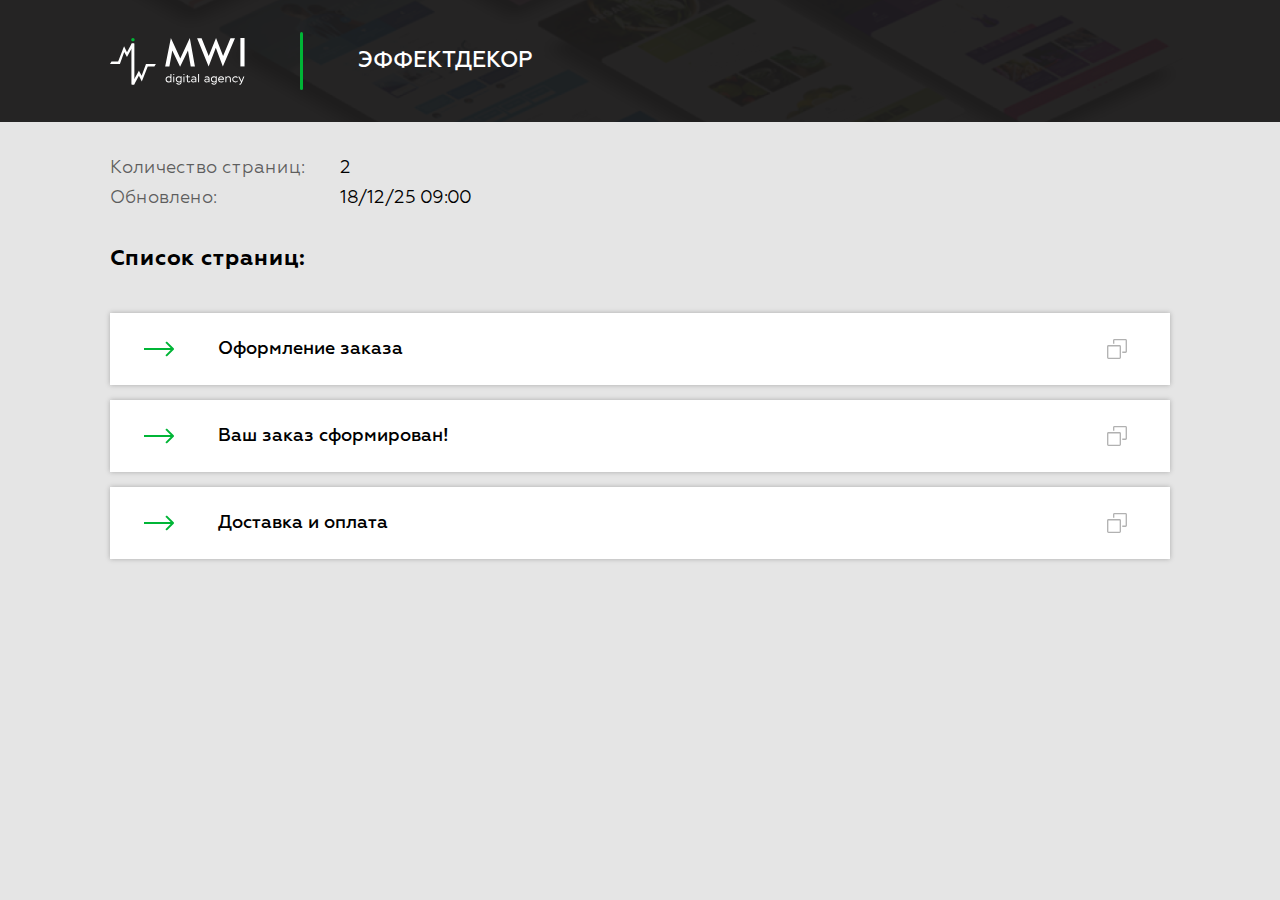
<file: index.html>
<!DOCTYPE html>
<html lang="ru">
	<head>
		<meta http-equiv="Content-Type" content="text/html; charset=utf-8">
		<!-- Переключение IE в последнию версию, на случай если в настройках пользователя стоит меньшая -->
		<meta http-equiv="X-UA-Compatible" content="IE=edge">

		<!-- Адаптирование страницы для мобильных устройств -->
		<meta name="viewport" content="width=device-width, initial-scale=1, maximum-scale=1">

		<!-- Запрет распознования номера телефона -->
		<meta name="format-detection" content="telephone=no">
		<meta name="SKYPE_TOOLBAR" content ="SKYPE_TOOLBAR_PARSER_COMPATIBLE">

		<!-- Заголовок страницы -->
		<title>Digital-агентство полного цикла. Создание и продвижение сайтов, SEO-оптимизация и контекстная реклама, а также комплексная поддержка</title>

		<!-- Данное значение часто используют(использовали) поисковые системы -->
		<meta name="description" content="">
		<meta name="keywords" content="">

		<!-- Традиционная иконка сайта, размер 16x16, прозрачность поддерживается. Рекомендуемый формат: .ico или .png -->
		<link rel="shortcut icon" href="images/favicon.ico">

		<!-- Подключение файлов стилей -->
		<link rel="stylesheet" href="stubMwi_css/stubMwi.css">
	</head>

	<body>
		<!-- Основная часть -->
		<div class="heade_stub">
			<div class="cont_stub">
				<div class="logo">
					<div>
						<img src="stubMwi_img/mwiLogo.svg" alt="">
					</div>
				</div>

				<div class="sep"></div>

				<div class="name_stub">ЭФФЕКТДЕКОР</div>
			</div>
		</div>


		<section class="section_stub">
			<div class="cont_stub">
				<div class="info">
					<div class="line">
						<div class="desc">Количество страниц:</div>

						<div class="val">2</div>
					</div>

					<div class="line">
						<div class="desc">Обновлено:</div>

						<div class="val">18/12/25 09:00</div>
					</div>
				</div>

				<div class="title">Список страниц:</div>

				<div class="pages">
					<a href="checkout.html" class="page tooltip">
						Оформление заказа

						<button type="button" class="copy" data-href-link="checkout.html"></button>

						<span class="tooltip_text">Ссылка скопирована</span>
					</a>
					<a href="checkout-2.html" class="page tooltip">
						Ваш заказ сформирован!

						<button type="button" class="copy" data-href-link="checkout-2.html"></button>

						<span class="tooltip_text">Ссылка скопирована</span>
					</a>
					<a href="delivery-payment.html" class="page tooltip">
						Доставка и оплата

						<button type="button" class="copy" data-href-link="delivery-payment.html"></button>

						<span class="tooltip_text">Ссылка скопирована</span>
					</a>
				</div>
			</div>
		</section>
		<!-- End Основная часть -->


		<!-- Подключение javascript файлов -->
		<script src="https:/code.jquery.com/jquery-3.5.1.min.js" integrity="sha256-9/aliU8dGd2tb6OSsuzixeV4y/faTqgFtohetphbbj0=" crossorigin="anonymous"></script>

		<script>
			$(function(){
				$('body').on('click', '.pages .page .copy', function(e) {
					e.preventDefault()
					$(this).parent().addClass('show')
					let value = $(this).data('href-link')

					let $temp = $("<input>")

					$("body").append($temp)

					$temp.val(value).select()

					document.execCommand("copy")

					$temp.remove()

					setTimeout(function(){
						$('.pages .page').removeClass('show')
					}, 1000)
				})
			})
		</script>
	</body>
</html>
</file>
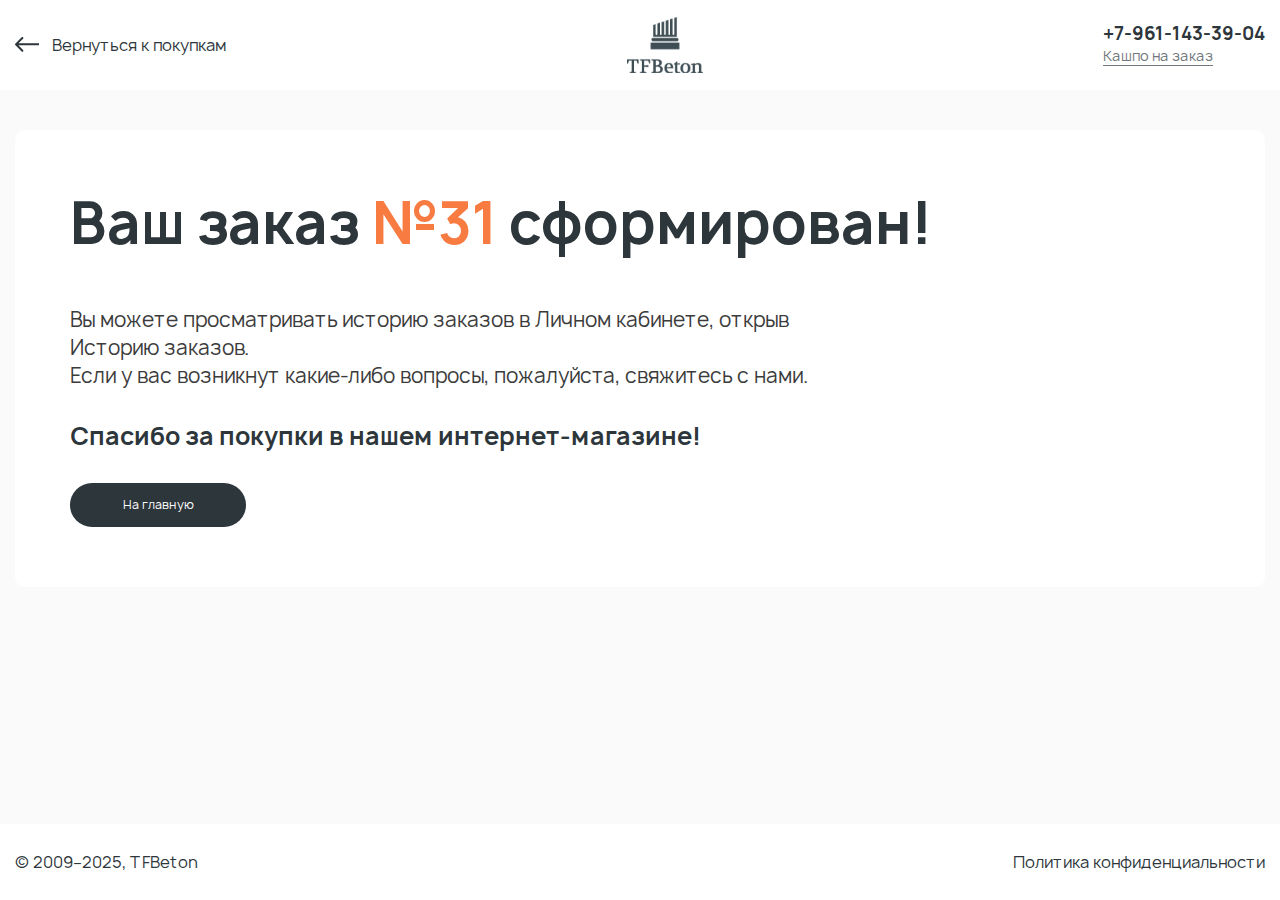
<file: checkout-2.html>
<!DOCTYPE html>
<html lang="ru">
	<head>
		<meta http-equiv="Content-Type" content="text/html; charset=utf-8">
		<!-- Переключение IE в последнию версию, на случай если в настройках пользователя стоит меньшая -->
		<meta http-equiv="X-UA-Compatible" content="IE=edge">

		<!-- Адаптирование страницы для мобильных устройств -->
		<meta name="viewport" content="width=device-width, initial-scale=1, maximum-scale=1">

		<!-- Запрет распознования номера телефона -->
		<meta name="format-detection" content="telephone=no">
		<meta name="SKYPE_TOOLBAR" content ="SKYPE_TOOLBAR_PARSER_COMPATIBLE">

		<!-- Заголовок страницы -->
		<title>Заголовок страницы</title>

		<!-- Данное значение часто используют(использовали) поисковые системы -->
		<meta name="description" content="">
		<meta name="keywords" content="">

		<!-- Традиционная иконка сайта, размер 16x16, прозрачность поддерживается. Рекомендуемый формат: .ico или .png -->
		<link rel="shortcut icon" href="favicon.ico">

		<!-- Подключение файлов стилей -->
		<link rel="stylesheet" href="css/swiper-bundle.min.css">
		<link rel="stylesheet" href="css/fancybox.css">
		<link rel="stylesheet" href="css/styles.css">

		
		<link rel="stylesheet" href="css/response_1199.css" media="(max-width: 1199px)">
		<link rel="stylesheet" href="css/response_1023.css" media="(max-width: 1023px)">
		<link rel="stylesheet" href="css/response_767.css" media="(max-width: 767px)">
		<link rel="stylesheet" href="css/response_479.css" media="(max-width: 479px)">
	</head>
	<body>
		<div class="wrap">
			<!-- Шапка -->
			<header class="header header_lk">
				<div class="cont _flex">
					<a href="/" class="header__back">
						<svg width="24" height="15" viewBox="0 0 24 15" fill="none" xmlns="http://www.w3.org/2000/svg">
							<path d="M0.292892 6.65686C-0.0976315 7.04739 -0.0976315 7.68055 0.292892 8.07107L6.65685 14.435C7.04738 14.8256 7.68054 14.8256 8.07107 14.435C8.46159 14.0445 8.46159 13.4113 8.07107 13.0208L2.41421 7.36397L8.07107 1.70711C8.46159 1.31659 8.46159 0.683424 8.07107 0.2929C7.68054 -0.0976243 7.04738 -0.0976243 6.65685 0.2929L0.292892 6.65686ZM24 7.36397V6.36397L1 6.36397V7.36397V8.36397L24 8.36397V7.36397Z"/>
						</svg>

						<span>Вернуться к покупкам</span>
					</a>

					<div class="header__logo">
						<a href="/">
							<img src="images2/logo.svg" alt="">
						</a>
					</div>

					<div class="heade__contacts">
						<div class="header__phone">
							<a href="tel:+79611433904">+7-961-143-39-04</a>
						</div>

						<button type="button" data-content="#callback" class="header__btn modal-btn">Кашпо на заказ</button>
					</div>
				</div>
			</header>
			<!-- End Шапка -->

			<div class="main">
				<section class="checkout checkout_pad">
					<div class="cont">
						<form action="" class="form-inner">
							<div class="checkout__flex _flex">
								<div class="checkout__coll">
									<div class="checkout__formed">
										<div class="checkout__formed-title">Ваш заказ <span>№31</span> сформирован!</div>
										<div class="checkout__formed-desc">
											Вы можете просматривать историю заказов в Личном кабинете, открыв Историю заказов.
											<br>
											Если у вас возникнут какие-либо вопросы, пожалуйста, свяжитесь с нами.
										</div>
										<div class="checkout__formed-info">Спасибо за покупки в нашем интернет-магазине!</div>
										<div class="checkout__formed-btn">
											<a href="/" class="btn-dark">На главную</a>
										</div>
									</div>
								</div>
							</div>
						</form>
					</div>
				</section>
			</div>


			<footer class="footer-lk">
				<div class="cont _flex">
					<div class="footer-lk__copy">&copy; 2009–2025, TFBeton</div>

					<div class="footer-lk__policy">
						<a href="/">Политика конфиденциальности</a>
					</div>
				</div>
			</footer>
		</div>

		
		<div id="callback2" class="modal">
			<div class="modal__wrap">
				<div class="modal__title">Кашпо на заказ</div>

				<div class="modal__subtitle">
					Для оформления заказа Вам необходимо оставить заявку на нашем сайте, написать в WhatsApp или позвонить по телефону. Наши специалисты помогут Вам оформить заказ, предложат оптимальные варианты для реализации ваших идей.
				</div>

				<form action="" class="form modal__form">
					<div class="form__line">
						<input type="text" value="" placeholder="Имя*" class="form__input">
					</div>

					<div class="form__line">
						<input type="tel" value="" placeholder="Телефон*" data-mask="+7 (999) 999-99-99" class="form__input">
					</div>

					<div class="form__line">
						<input type="email" value="" placeholder="Почта*" class="form__input">
					</div>

					<div class="form__line">
						<textarea class="form__textarea" placeholder="Сообщение*"></textarea>
					</div>

					<div class="modal__info">
						<div>Вы можете прикрепить файлы</div>

						<div class="modal__desc">Ваши фото, чертежи, эскизы или просто рисунок от руки</div>
					</div>

					<div class="file-selection">

					</div>

					<div class="form__agree checkbox">
						<label class="checkbox__label">
							<input type="checkbox" name="agree" checked>

							<span class="checkbox__text">Нажимая на кнопку "Отправить" вы даете согласие на обработку персональных данных и соглашаетесь с <a href="/" target="_blank">политикой конфиденциальности</a></span>
						</label>
					</div>

					<button type="submit" class="form__submit-btn">Отправить</button>
				</form>
			</div>
		</div>


		<div class="supports-error">
			Ваш браузер устарел рекомендуем обновить его до последней версии<br> или использовать другой более современный.
		</div>


		<!-- Подключение javascript файлов -->
		<script src="js/jquery-3.5.0.min.js"></script>

		<script src="js/swiper-bundle.min.js"></script>
		<script src="js/fancybox.js"></script>
		<script src="js/inputmask.min.js"></script>
		<script src="js/jquery.liMarquee.js"></script>

		<script src="js/nice-select.js"></script>

		<script src="js/functions.js"></script>
		<script src="js/scripts.js"></script>
	</body>
</html>
</file>
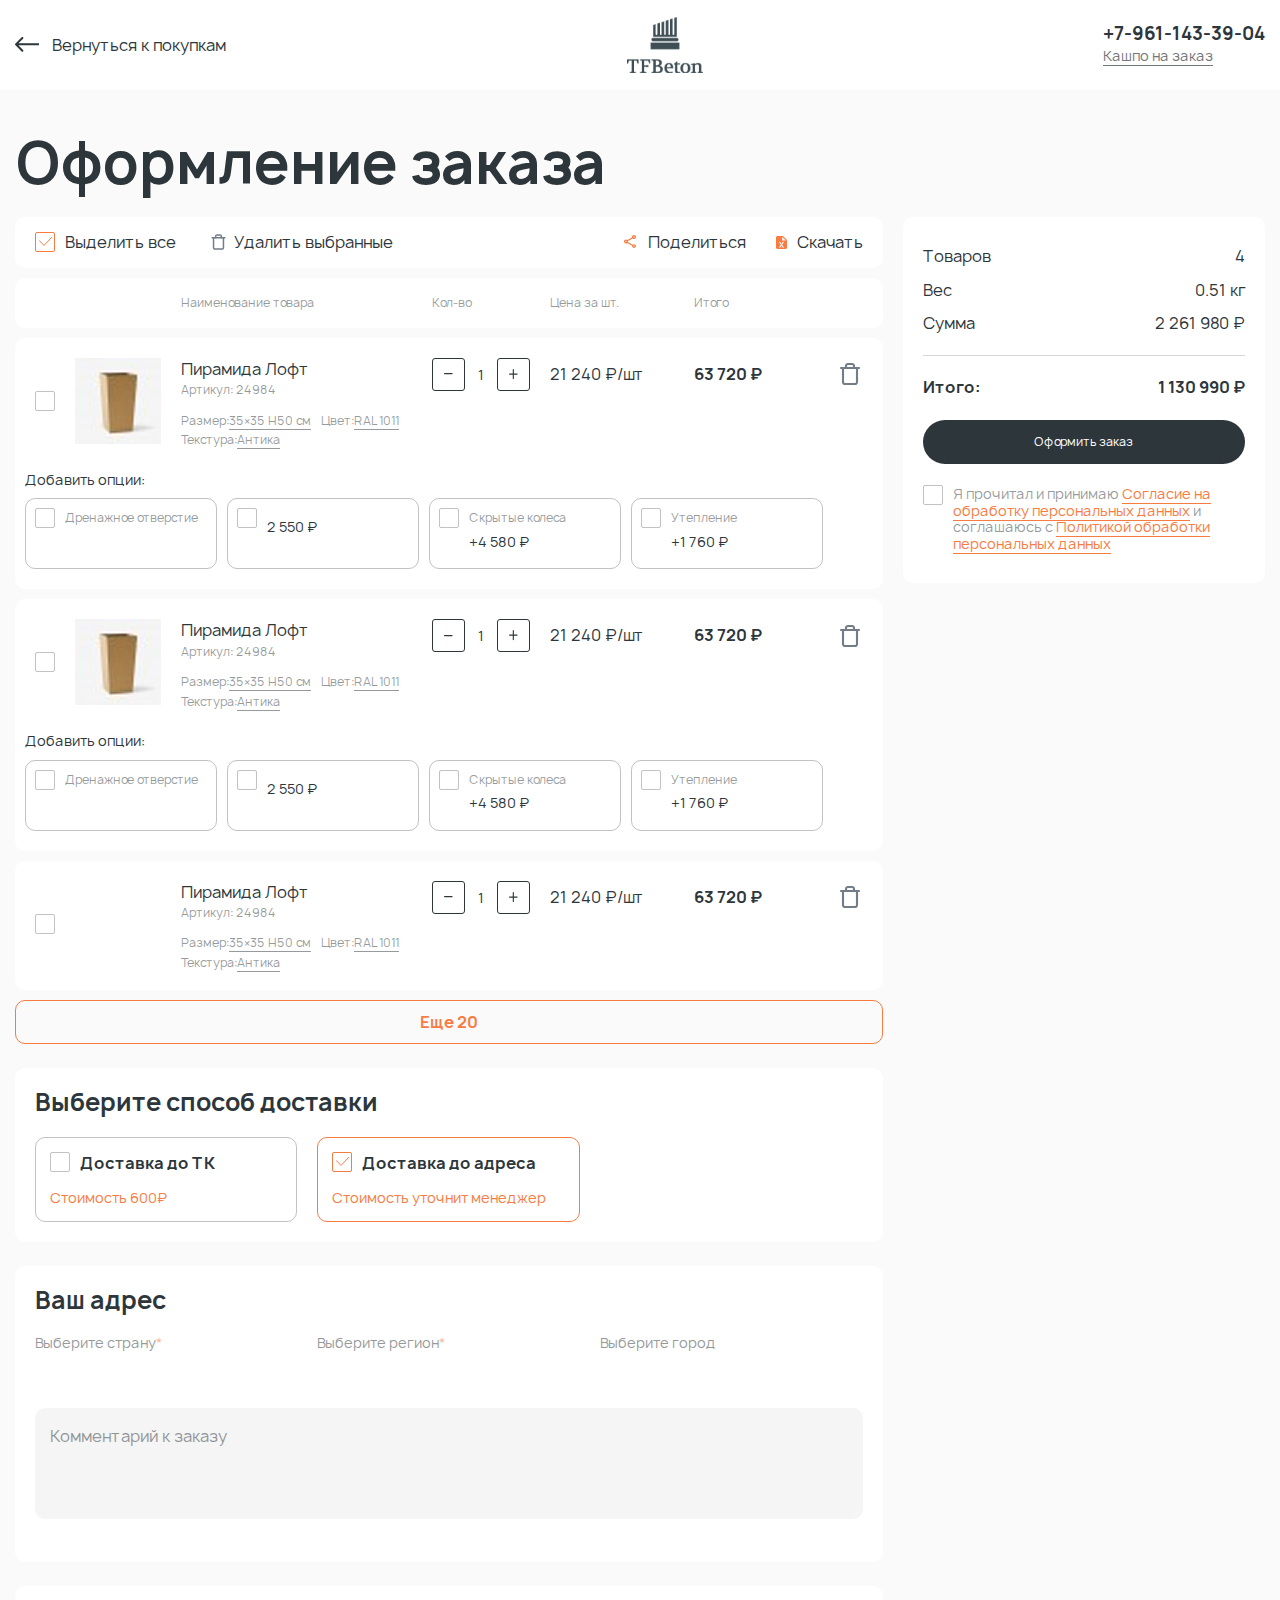
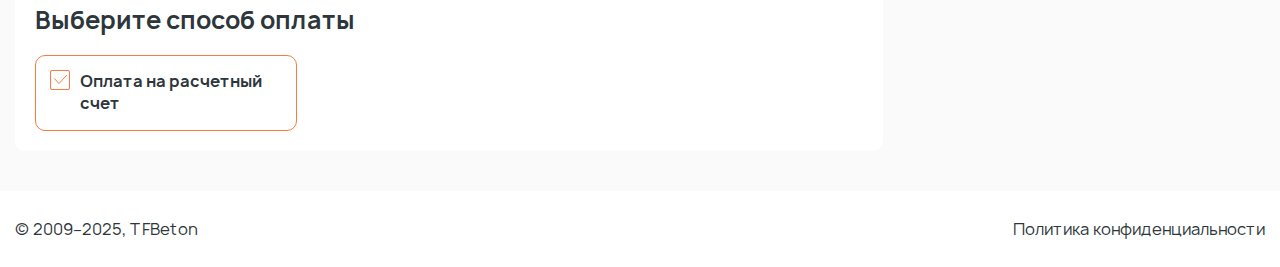
<file: checkout.html>
<!DOCTYPE html>
<html lang="ru">
	<head>
		<meta http-equiv="Content-Type" content="text/html; charset=utf-8">
		<!-- Переключение IE в последнию версию, на случай если в настройках пользователя стоит меньшая -->
		<meta http-equiv="X-UA-Compatible" content="IE=edge">

		<!-- Адаптирование страницы для мобильных устройств -->
		<meta name="viewport" content="width=device-width, initial-scale=1, maximum-scale=1">

		<!-- Запрет распознования номера телефона -->
		<meta name="format-detection" content="telephone=no">
		<meta name="SKYPE_TOOLBAR" content ="SKYPE_TOOLBAR_PARSER_COMPATIBLE">

		<!-- Заголовок страницы -->
		<title>Заголовок страницы</title>

		<!-- Данное значение часто используют(использовали) поисковые системы -->
		<meta name="description" content="">
		<meta name="keywords" content="">

		<!-- Традиционная иконка сайта, размер 16x16, прозрачность поддерживается. Рекомендуемый формат: .ico или .png -->
		<link rel="shortcut icon" href="favicon.ico">

		<!-- Подключение файлов стилей -->
		<link rel="stylesheet" href="css/swiper-bundle.min.css">
		<link rel="stylesheet" href="css/fancybox.css">
		<link rel="stylesheet" href="css/styles.css">

		
		<link rel="stylesheet" href="css/response_1199.css" media="(max-width: 1199px)">
		<link rel="stylesheet" href="css/response_1023.css" media="(max-width: 1023px)">
		<link rel="stylesheet" href="css/response_767.css" media="(max-width: 767px)">
		<link rel="stylesheet" href="css/response_479.css" media="(max-width: 479px)">
	</head>
	<body>
		<div class="wrap">
			<!-- Шапка -->
			<header class="header header_lk">
				<div class="cont _flex">
					<a href="/" class="header__back">
						<svg width="24" height="15" viewBox="0 0 24 15" fill="none" xmlns="http://www.w3.org/2000/svg">
							<path d="M0.292892 6.65686C-0.0976315 7.04739 -0.0976315 7.68055 0.292892 8.07107L6.65685 14.435C7.04738 14.8256 7.68054 14.8256 8.07107 14.435C8.46159 14.0445 8.46159 13.4113 8.07107 13.0208L2.41421 7.36397L8.07107 1.70711C8.46159 1.31659 8.46159 0.683424 8.07107 0.2929C7.68054 -0.0976243 7.04738 -0.0976243 6.65685 0.2929L0.292892 6.65686ZM24 7.36397V6.36397L1 6.36397V7.36397V8.36397L24 8.36397V7.36397Z"/>
						</svg>

						<span>Вернуться к покупкам</span>
					</a>

					<div class="header__logo">
						<a href="/">
							<img src="images2/logo.svg" alt="">
						</a>
					</div>

					<div class="heade__contacts">
						<div class="header__phone">
							<a href="tel:+79611433904">+7-961-143-39-04</a>
						</div>

						<button type="button" data-content="#callback" class="header__btn modal-btn">Кашпо на заказ</button>
					</div>
				</div>
			</header>
			<!-- End Шапка -->

			<div class="main">
				<section class="checkout checkout_pad">
					<div class="cont">
						<h1 class="page-title">Оформление заказа</h1>

						<form action="" class="form-inner">
							<div class="checkout__flex checkout__flex_marg _flex">
								<div class="checkout__coll">
									<div class="checkout__top _flex">
										<div class="checkbox-inner">
											<label class="checkbox-inner__label">
												<input type="checkbox" name="all" checked>

												<span class="checkbox-inner__text">Выделить все</span>
											</label>
										</div>

										<div class="checkout__delete">
											<button class="checkout__delete-btn">
												<svg width="17" height="17" viewBox="0 0 17 17" fill="none" xmlns="http://www.w3.org/2000/svg">
													<path d="M2.125 4.25H3.54167H14.875" stroke-width="1.5" stroke-linecap="round" stroke-linejoin="round"/>
													<path d="M13.4587 4.25033V14.167C13.4587 14.5427 13.3094 14.9031 13.0437 15.1687C12.7781 15.4344 12.4177 15.5837 12.042 15.5837H4.95866C4.58294 15.5837 4.2226 15.4344 3.95692 15.1687C3.69125 14.9031 3.54199 14.5427 3.54199 14.167V4.25033M5.66699 4.25033V2.83366C5.66699 2.45794 5.81625 2.0976 6.08192 1.83192C6.3476 1.56625 6.70794 1.41699 7.08366 1.41699H9.91699C10.2927 1.41699 10.6531 1.56625 10.9187 1.83192C11.1844 2.0976 11.3337 2.45794 11.3337 2.83366V4.25033" stroke-width="1.5" stroke-linecap="round" stroke-linejoin="round"/>
												</svg>

												<span>Удалить <span>выбранные</span></span>
											</button>
										</div>

										<div class="checkout__links _flex">
											<a href="/" class="checkout__share">Поделиться</a>
											<a href="/" class="checkout__download">Скачать</a>
										</div>
									</div>


									<div class="table-cart-wrap">
										<div class="table-cart">
											<div class="table-cart__head _flex">
												<div class="table-cart__th table-cart__th-first"></div>
												<div class="table-cart__th table-cart__th-name">Наименование товара</div>
												<div class="table-cart__th table-cart__th-number">Кол-во</div>
												<div class="table-cart__th table-cart__th-price">Цена за шт.</div>
												<div class="table-cart__th table-cart__th-total">Итого</div>
											</div>

											<div class="table-cart__body">
												<div class="table-cart__body-top _flex">
													<div class="table-cart__td table-cart__td-check">
														<div class="checkbox-inner">
															<label class="checkbox-inner__label">
																<input type="checkbox" name="product1">

																<span class="checkbox-inner__text"></span>
															</label>
														</div>
													</div>
													<div class="table-cart__td table-cart__td-thumb">
														<a href="/">
															<img data-src="images2/product.jpg" src="images/img_plug.png" alt="" class="lazyload">
														</a>
													</div>
													<div class="table-cart__td table-cart__td-info">
														<div class="table-cart__name">
															<a href="/">Пирамида Лофт</a>
														</div>
														<div class="table-cart__code">Артикул: 24984</div>
														<div class="table-cart__info _flex">
															<div class="table-cart__info-item _flex">
																<div class="table-cart__info-name">Размер:</div>
																<div class="table-cart__info-val">
																	<span>35×35 H50 см</span>
																</div>
															</div>
															<div class="table-cart__info-item _flex">
																<div class="table-cart__info-name">Цвет:</div>
																<div class="table-cart__info-val">
																	<span>RAL 1011</span>
																</div>
															</div>
															<div class="table-cart__info-item _flex">
																<div class="table-cart__info-name">Текстура:</div>
																<div class="table-cart__info-val">
																	<span>Антика</span>
																</div>
															</div>
														</div>
													</div>
													<div class="table-cart__td table-cart__td-number" data-label="Кол-во">
														<div class="amount table-cart__amount">
															<div class="amount__val _flex">
																<button type="button" disabled class="amount__btn amount__btn_minus">
																	<svg width="9" height="2" viewBox="0 0 9 2" fill="none" xmlns="http://www.w3.org/2000/svg">
																		<path d="M8.0625 0.562499L4.3125 0.5625L0.5625 0.5625" stroke-width="1.125" stroke-linecap="round"/>
																	</svg>
																</button>
				
																<input type="text" value="1" data-minimum="1" data-maximum="999" data-step="1" class="amount__input" maxlength="3">
				
																<button type="button" class="amount__btn amount__btn_plus">
																	<svg width="9" height="11" viewBox="0 0 9 11" fill="none" xmlns="http://www.w3.org/2000/svg">
																		<path d="M4.3125 0.5625V5.0625M4.3125 9.5625V5.0625M4.3125 5.0625H8.0625M4.3125 5.0625H0.5625" stroke-width="1.125" stroke-linecap="round"/>
																	</svg>
																</button>
															</div>
														</div>
													</div>
													<div class="table-cart__td table-cart__td-price" data-label="Цена за шт.">21 240 ₽/шт</div>
													<div class="table-cart__td table-cart__td-total" data-label="Итого"><b>63 720 ₽</b></div>
													<div class="table-cart__td table-cart__td-delete">
														<button class="table-cart__delete">
															<svg viewBox="0 0 17 17" fill="none" xmlns="http://www.w3.org/2000/svg">
																<path d="M2.125 4.25H3.54167H14.875" stroke-width="1.5" stroke-linecap="round" stroke-linejoin="round"/>
																<path d="M13.4587 4.25033V14.167C13.4587 14.5427 13.3094 14.9031 13.0437 15.1687C12.7781 15.4344 12.4177 15.5837 12.042 15.5837H4.95866C4.58294 15.5837 4.2226 15.4344 3.95692 15.1687C3.69125 14.9031 3.54199 14.5427 3.54199 14.167V4.25033M5.66699 4.25033V2.83366C5.66699 2.45794 5.81625 2.0976 6.08192 1.83192C6.3476 1.56625 6.70794 1.41699 7.08366 1.41699H9.91699C10.2927 1.41699 10.6531 1.56625 10.9187 1.83192C11.1844 2.0976 11.3337 2.45794 11.3337 2.83366V4.25033" stroke-width="1.5" stroke-linecap="round" stroke-linejoin="round"/>
															</svg>
														</button>
													</div>
												</div>

												<div class="table-cart__options _flex">
													<div class="table-cart__options-title">Добавить опции:</div>

													<div class="radio-bords _flex">
														<div class="radio-bord">
															<label class="radio-bord__label">
																<input type="checkbox" name="product_optioon1">

																<span class="radio-bord__wrap">
																	<span class="radio-bord__name">Дренажное отверстие</span>
																</span>
															</label>
														</div>
														<div class="radio-bord">
															<label class="radio-bord__label">
																<input type="checkbox" name="product_optioon1">

																<span class="radio-bord__wrap">
																	<span class="radio-bord__name">
																		<div class="select-wrap">
																			<select>
																				<option value="0" data-display="Второе дно"></option>
																				<option value="1" data-content="<b>Второе дно</b> <span class='size'>25 см</span> <span class='price'>2 550 ₽</span>"></option>
																				<option value="2" data-content="<b>Второе дно</b> <span class='size'>30 см</span> <span class='price'>2 550 ₽</span>"></option>
																				<option value="3" data-content="<b>Второе дно</b> <span class='size'>35 см</span> <span class='price'>2 550 ₽</span>"></option>
																				<option value="4" data-content="<b>Второе дно</b> <span class='size'>40 см</span> <span class='price'>2 550 ₽</span>"></option>
																				<option value="5" data-content="<b>Второе дно</b> <span class='size'>45 см</span> <span class='price'>2 550 ₽</span>"></option>
																			</select>
																		</div>
																	</span>
																	<span class="radio-bord__price">2 550 ₽</span>
																</span>
															</label>
														</div>
														<div class="radio-bord">
															<label class="radio-bord__label">
																<input type="checkbox" name="product_optioon1">

																<span class="radio-bord__wrap">
																	<span class="radio-bord__name">Скрытые колеса</span>
																	<span class="radio-bord__price">+4 580 ₽</span>
																</span>
															</label>
														</div>
														<div class="radio-bord">
															<label class="radio-bord__label">
																<input type="checkbox" name="product_optioon1">

																<span class="radio-bord__wrap">
																	<span class="radio-bord__name">Утепление</span>
																	<span class="radio-bord__price">+1 760 ₽</span>
																</span>
															</label>
														</div>
													</div>
												</div>
											</div>

											<div class="table-cart__body">
												<div class="table-cart__body-top _flex">
													<div class="table-cart__td table-cart__td-check">
														<div class="checkbox-inner">
															<label class="checkbox-inner__label">
																<input type="checkbox" name="product2">

																<span class="checkbox-inner__text"></span>
															</label>
														</div>
													</div>
													<div class="table-cart__td table-cart__td-thumb">
														<a href="/">
															<img data-src="images2/product.jpg" src="images/img_plug.png" alt="" class="lazyload">
														</a>
													</div>
													<div class="table-cart__td table-cart__td-info">
														<div class="table-cart__name">
															<a href="/">Пирамида Лофт</a>
														</div>
														<div class="table-cart__code">Артикул: 24984</div>
														<div class="table-cart__info _flex">
															<div class="table-cart__info-item _flex">
																<div class="table-cart__info-name">Размер:</div>
																<div class="table-cart__info-val">
																	<span>35×35 H50 см</span>
																</div>
															</div>
															<div class="table-cart__info-item _flex">
																<div class="table-cart__info-name">Цвет:</div>
																<div class="table-cart__info-val">
																	<span>RAL 1011</span>
																</div>
															</div>
															<div class="table-cart__info-item _flex">
																<div class="table-cart__info-name">Текстура:</div>
																<div class="table-cart__info-val">
																	<span>Антика</span>
																</div>
															</div>
														</div>
													</div>
													<div class="table-cart__td table-cart__td-number" data-label="Кол-во">
														<div class="amount table-cart__amount">
															<div class="amount__val _flex">
																<button type="button" disabled class="amount__btn amount__btn_minus">
																	<svg width="9" height="2" viewBox="0 0 9 2" fill="none" xmlns="http://www.w3.org/2000/svg">
																		<path d="M8.0625 0.562499L4.3125 0.5625L0.5625 0.5625" stroke-width="1.125" stroke-linecap="round"/>
																	</svg>
																</button>
				
																<input type="text" value="1" data-minimum="1" data-maximum="999" data-step="1" class="amount__input" maxlength="3">
				
																<button type="button" class="amount__btn amount__btn_plus">
																	<svg width="9" height="11" viewBox="0 0 9 11" fill="none" xmlns="http://www.w3.org/2000/svg">
																		<path d="M4.3125 0.5625V5.0625M4.3125 9.5625V5.0625M4.3125 5.0625H8.0625M4.3125 5.0625H0.5625" stroke-width="1.125" stroke-linecap="round"/>
																	</svg>
																</button>
															</div>
														</div>
													</div>
													<div class="table-cart__td table-cart__td-price" data-label="Цена за шт.">21 240 ₽/шт</div>
													<div class="table-cart__td table-cart__td-total" data-label="Итого"><b>63 720 ₽</b></div>
													<div class="table-cart__td table-cart__td-delete">
														<button class="table-cart__delete">
															<svg viewBox="0 0 17 17" fill="none" xmlns="http://www.w3.org/2000/svg">
																<path d="M2.125 4.25H3.54167H14.875" stroke-width="1.5" stroke-linecap="round" stroke-linejoin="round"/>
																<path d="M13.4587 4.25033V14.167C13.4587 14.5427 13.3094 14.9031 13.0437 15.1687C12.7781 15.4344 12.4177 15.5837 12.042 15.5837H4.95866C4.58294 15.5837 4.2226 15.4344 3.95692 15.1687C3.69125 14.9031 3.54199 14.5427 3.54199 14.167V4.25033M5.66699 4.25033V2.83366C5.66699 2.45794 5.81625 2.0976 6.08192 1.83192C6.3476 1.56625 6.70794 1.41699 7.08366 1.41699H9.91699C10.2927 1.41699 10.6531 1.56625 10.9187 1.83192C11.1844 2.0976 11.3337 2.45794 11.3337 2.83366V4.25033" stroke-width="1.5" stroke-linecap="round" stroke-linejoin="round"/>
															</svg>
														</button>
													</div>
												</div>

												<div class="table-cart__options _flex">
													<div class="table-cart__options-title">Добавить опции:</div>

													<div class="radio-bords _flex">
														<div class="radio-bord">
															<label class="radio-bord__label">
																<input type="checkbox" name="product_optioon2">

																<span class="radio-bord__wrap">
																	<span class="radio-bord__name">Дренажное отверстие</span>
																</span>
															</label>
														</div>
														<div class="radio-bord">
															<label class="radio-bord__label">
																<input type="checkbox" name="product_optioon2">

																<span class="radio-bord__wrap">
																	<span class="radio-bord__name">
																		<div class="select-wrap">
																			<select>
																				<option value="0" data-display="Второе дно"></option>
																				<option value="1" data-content="<b>Второе дно</b> <span class='size'>25 см</span> <span class='price'>2 550 ₽</span>"></option>
																				<option value="2" data-content="<b>Второе дно</b> <span class='size'>30 см</span> <span class='price'>2 550 ₽</span>"></option>
																				<option value="3" data-content="<b>Второе дно</b> <span class='size'>35 см</span> <span class='price'>2 550 ₽</span>"></option>
																				<option value="4" data-content="<b>Второе дно</b> <span class='size'>40 см</span> <span class='price'>2 550 ₽</span>"></option>
																				<option value="5" data-content="<b>Второе дно</b> <span class='size'>45 см</span> <span class='price'>2 550 ₽</span>"></option>
																			</select>
																		</div>
																	</span>
																	<span class="radio-bord__price">2 550 ₽</span>
																</span>
															</label>
														</div>
														<div class="radio-bord">
															<label class="radio-bord__label">
																<input type="checkbox" name="product_optioon2">

																<span class="radio-bord__wrap">
																	<span class="radio-bord__name">Скрытые колеса</span>
																	<span class="radio-bord__price">+4 580 ₽</span>
																</span>
															</label>
														</div>
														<div class="radio-bord">
															<label class="radio-bord__label">
																<input type="checkbox" name="product_optioon2">

																<span class="radio-bord__wrap">
																	<span class="radio-bord__name">Утепление</span>
																	<span class="radio-bord__price">+1 760 ₽</span>
																</span>
															</label>
														</div>
													</div>
												</div>
											</div>

											<div class="table-cart__body">
												<div class="table-cart__body-top _flex">
													<div class="table-cart__td table-cart__td-check">
														<div class="checkbox-inner">
															<label class="checkbox-inner__label">
																<input type="checkbox" name="product3">

																<span class="checkbox-inner__text"></span>
															</label>
														</div>
													</div>
													<div class="table-cart__td table-cart__td-thumb">
														<a href="/">
															<img data-src="images2/product.jpg" src="images/img_plug.png" alt="" class="lazyload">
														</a>
													</div>
													<div class="table-cart__td table-cart__td-info">
														<div class="table-cart__name">
															<a href="/">Пирамида Лофт</a>
														</div>
														<div class="table-cart__code">Артикул: 24984</div>
														<div class="table-cart__info _flex">
															<div class="table-cart__info-item _flex">
																<div class="table-cart__info-name">Размер:</div>
																<div class="table-cart__info-val">
																	<span>35×35 H50 см</span>
																</div>
															</div>
															<div class="table-cart__info-item _flex">
																<div class="table-cart__info-name">Цвет:</div>
																<div class="table-cart__info-val">
																	<span>RAL 1011</span>
																</div>
															</div>
															<div class="table-cart__info-item _flex">
																<div class="table-cart__info-name">Текстура:</div>
																<div class="table-cart__info-val">
																	<span>Антика</span>
																</div>
															</div>
														</div>
													</div>
													<div class="table-cart__td table-cart__td-number" data-label="Кол-во">
														<div class="amount table-cart__amount">
															<div class="amount__val _flex">
																<button type="button" disabled class="amount__btn amount__btn_minus">
																	<svg width="9" height="2" viewBox="0 0 9 2" fill="none" xmlns="http://www.w3.org/2000/svg">
																		<path d="M8.0625 0.562499L4.3125 0.5625L0.5625 0.5625" stroke-width="1.125" stroke-linecap="round"/>
																	</svg>
																</button>
				
																<input type="text" value="1" data-minimum="1" data-maximum="999" data-step="1" class="amount__input" maxlength="3">
				
																<button type="button" class="amount__btn amount__btn_plus">
																	<svg width="9" height="11" viewBox="0 0 9 11" fill="none" xmlns="http://www.w3.org/2000/svg">
																		<path d="M4.3125 0.5625V5.0625M4.3125 9.5625V5.0625M4.3125 5.0625H8.0625M4.3125 5.0625H0.5625" stroke-width="1.125" stroke-linecap="round"/>
																	</svg>
																</button>
															</div>
														</div>
													</div>
													<div class="table-cart__td table-cart__td-price" data-label="Цена за шт.">21 240 ₽/шт</div>
													<div class="table-cart__td table-cart__td-total" data-label="Итого"><b>63 720 ₽</b></div>
													<div class="table-cart__td table-cart__td-delete">
														<button class="table-cart__delete">
															<svg viewBox="0 0 17 17" fill="none" xmlns="http://www.w3.org/2000/svg">
																<path d="M2.125 4.25H3.54167H14.875" stroke-width="1.5" stroke-linecap="round" stroke-linejoin="round"/>
																<path d="M13.4587 4.25033V14.167C13.4587 14.5427 13.3094 14.9031 13.0437 15.1687C12.7781 15.4344 12.4177 15.5837 12.042 15.5837H4.95866C4.58294 15.5837 4.2226 15.4344 3.95692 15.1687C3.69125 14.9031 3.54199 14.5427 3.54199 14.167V4.25033M5.66699 4.25033V2.83366C5.66699 2.45794 5.81625 2.0976 6.08192 1.83192C6.3476 1.56625 6.70794 1.41699 7.08366 1.41699H9.91699C10.2927 1.41699 10.6531 1.56625 10.9187 1.83192C11.1844 2.0976 11.3337 2.45794 11.3337 2.83366V4.25033" stroke-width="1.5" stroke-linecap="round" stroke-linejoin="round"/>
															</svg>
														</button>
													</div>
												</div>
											</div>
										</div>

										<div class="btn-wrap">
											<a href="/" class="btn-bord">Еще 20</a>
										</div>
									</div>


									<div class="checkout__box">
										<div class="checkout__title">Выберите способ доставки</div>

										<div class="radio-bigs _flex">
											<div class="radio-big">
												<label class="radio-big__label">
													<input type="radio" name="radio_delivery">

													<span class="radio-big__wrap">
														<span class="radio-big__name">Доставка до ТК</span>
														<span class="radio-big__desc">Стоимость 600₽</span>
													</span>
												</label>
											</div>
											<div class="radio-big">
												<label class="radio-big__label">
													<input type="radio" name="radio_delivery" checked>

													<span class="radio-big__wrap">
														<span class="radio-big__name">Доставка до адреса</span>
														<span class="radio-big__desc">Стоимость уточнит менеджер</span>
													</span>
												</label>
											</div>
										</div>
									</div>

									<div class="checkout__box">
										<div class="checkout__title">Ваш адрес</div>

										<div class="form-inner__wrap">
											<div class="form-inner__flex _flex">
												<div class="form-inner__line">
													<div class="form-inner__label">Выберите страну<span>*</span></div>

													<div class="form-inner__field">
														<div class="select-input">
															<select>
																<option value="0" data-display="--Выберите--"></option>
																<option value="1">Россия</option>
																<option value="1">Россия</option>
																<option value="1">Россия</option>
																<option value="1">Россия</option>
															</select>
															<button type="button" class="clear-select">
																<svg width="12" height="12" viewBox="0 0 12 12" fill="none" xmlns="http://www.w3.org/2000/svg">
																	<path d="M10.75 0.75L0.75 10.75" stroke-width="1.5" stroke-linecap="round" stroke-linejoin="round"/>
																	<path d="M0.75 0.75L10.75 10.75" stroke-width="1.5" stroke-linecap="round" stroke-linejoin="round"/>
																</svg>
															</button>
														</div>
													</div>
												</div>
												<div class="form-inner__line">
													<div class="form-inner__label">Выберите регион<span>*</span></div>

													<div class="form-inner__field">
														<div class="select-input">
															<select>
																<option value="0" data-display="--Выберите--"></option>
																<option value="1">Москва</option>
																<option value="1">Москва</option>
																<option value="1">Москва</option>
																<option value="1">Москва</option>
															</select>
															<button type="button" class="clear-select">
																<svg width="12" height="12" viewBox="0 0 12 12" fill="none" xmlns="http://www.w3.org/2000/svg">
																	<path d="M10.75 0.75L0.75 10.75" stroke-width="1.5" stroke-linecap="round" stroke-linejoin="round"/>
																	<path d="M0.75 0.75L10.75 10.75" stroke-width="1.5" stroke-linecap="round" stroke-linejoin="round"/>
																</svg>
															</button>
														</div>
													</div>
												</div>
												<div class="form-inner__line">
													<div class="form-inner__label">Выберите город</div>

													<div class="form-inner__field">
														<div class="select-input">
															<select>
																<option value="0" data-display="--Выберите--"></option>
																<option value="1">Москва</option>
																<option value="1">Москва</option>
																<option value="1">Москва</option>
																<option value="1">Москва</option>
															</select>
															<button type="button" class="clear-select">
																<svg width="12" height="12" viewBox="0 0 12 12" fill="none" xmlns="http://www.w3.org/2000/svg">
																	<path d="M10.75 0.75L0.75 10.75" stroke-width="1.5" stroke-linecap="round" stroke-linejoin="round"/>
																	<path d="M0.75 0.75L10.75 10.75" stroke-width="1.5" stroke-linecap="round" stroke-linejoin="round"/>
																</svg>
															</button>
														</div>
													</div>
												</div>
											</div>

											<div class="form-inner__line">
												<div class="form-inner__field">
													<div class="select-input">
														<select>
															<option value="0" data-display="--Выберите--"></option>
															<option value="1">Адрес</option>
															<option value="1">Адрес</option>
															<option value="1">Адрес</option>
															<option value="1">Адрес</option>
														</select>
														<button type="button" class="clear-select">
															<svg width="12" height="12" viewBox="0 0 12 12" fill="none" xmlns="http://www.w3.org/2000/svg">
																<path d="M10.75 0.75L0.75 10.75" stroke-width="1.5" stroke-linecap="round" stroke-linejoin="round"/>
																<path d="M0.75 0.75L10.75 10.75" stroke-width="1.5" stroke-linecap="round" stroke-linejoin="round"/>
															</svg>
														</button>
													</div>
												</div>
											</div>

											<div class="form-inner__line">
												<div class="form-inner__field">
													<textarea placeholder="Комментарий к заказу" class="form-inner__textarea"></textarea>
												</div>
											</div>
										</div>
									</div>

									<div class="checkout__box">
										<div class="checkout__title">Выберите способ оплаты</div>

										<div class="radio-bigs _flex">
											<div class="radio-big">
												<label class="radio-big__label">
													<input type="radio" name="radio_payment" checked>

													<span class="radio-big__wrap">
														<span class="radio-big__name">Оплата на расчетный счет</span>
													</span>
												</label>
											</div>
										</div>
									</div>
								</div>

								<div class="checkout__colr">
									<div class="checkout__bg">
										<div class="checkout-total">
											<div class="checkout-total__items">
												<div class="checkout-total__item _flex">
													<div class="checkout-total__item-name">Товаров</div>

													<div class="checkout-total__item-val">4</div>
												</div>
												<div class="checkout-total__item _flex">
													<div class="checkout-total__item-name">Вес</div>

													<div class="checkout-total__item-val">0.51 кг</div>
												</div>
												<div class="checkout-total__item _flex">
													<div class="checkout-total__item-name">Сумма</div>

													<div class="checkout-total__item-val">2 261 980 ₽</div>
												</div>
												<div class="checkout-total__item checkout-total__item_total _flex">
													<div class="checkout-total__item-name">Итого:</div>

													<div class="checkout-total__item-val">1 130 990 ₽</div>
												</div>
											</div>

											<div class="form-inner__submit">
												<button type="button" class="form-inner__submit-btn">Оформить заказ</button>
											</div>
											
											<div class="form-inner__agree checkbox-agree">
												<label class="checkbox-agree__label">
													<input type="checkbox" name="agree">

													<span class="checkbox-agree__text">Я прочитал и принимаю <a href="/" target="_blank">Согласие на обработку персональных данных</a> и соглашаюсь с <a href="/" target="_blank">Политикой обработки персональных данных</a></span>
												</label>
											</div>
										</div>
									</div>
								</div>
							</div>
						</form>
					</div>
				</section>
			</div>


			<footer class="footer-lk">
				<div class="cont _flex">
					<div class="footer-lk__copy">&copy; 2009–2025, TFBeton</div>

					<div class="footer-lk__policy">
						<a href="/">Политика конфиденциальности</a>
					</div>
				</div>
			</footer>
		</div>

		
		<div id="callback2" class="modal">
			<div class="modal__wrap">
				<div class="modal__title">Кашпо на заказ</div>

				<div class="modal__subtitle">
					Для оформления заказа Вам необходимо оставить заявку на нашем сайте, написать в WhatsApp или позвонить по телефону. Наши специалисты помогут Вам оформить заказ, предложат оптимальные варианты для реализации ваших идей.
				</div>

				<form action="" class="form modal__form">
					<div class="form__line">
						<input type="text" value="" placeholder="Имя*" class="form__input">
					</div>

					<div class="form__line">
						<input type="tel" value="" placeholder="Телефон*" data-mask="+7 (999) 999-99-99" class="form__input">
					</div>

					<div class="form__line">
						<input type="email" value="" placeholder="Почта*" class="form__input">
					</div>

					<div class="form__line">
						<textarea class="form__textarea" placeholder="Сообщение*"></textarea>
					</div>

					<div class="modal__info">
						<div>Вы можете прикрепить файлы</div>

						<div class="modal__desc">Ваши фото, чертежи, эскизы или просто рисунок от руки</div>
					</div>

					<div class="file-selection">

					</div>

					<div class="form__agree checkbox">
						<label class="checkbox__label">
							<input type="checkbox" name="agree" checked>

							<span class="checkbox__text">Нажимая на кнопку "Отправить" вы даете согласие на обработку персональных данных и соглашаетесь с <a href="/" target="_blank">политикой конфиденциальности</a></span>
						</label>
					</div>

					<button type="submit" class="form__submit-btn">Отправить</button>
				</form>
			</div>
		</div>


		<div class="supports-error">
			Ваш браузер устарел рекомендуем обновить его до последней версии<br> или использовать другой более современный.
		</div>


		<!-- Подключение javascript файлов -->
		<script src="js/jquery-3.5.0.min.js"></script>

		<script src="js/swiper-bundle.min.js"></script>
		<script src="js/fancybox.js"></script>
		<script src="js/inputmask.min.js"></script>
		<script src="js/jquery.liMarquee.js"></script>

		<script src="js/nice-select.js"></script>

		<script src="js/functions.js"></script>
		<script src="js/scripts.js"></script>
	</body>
</html>
</file>
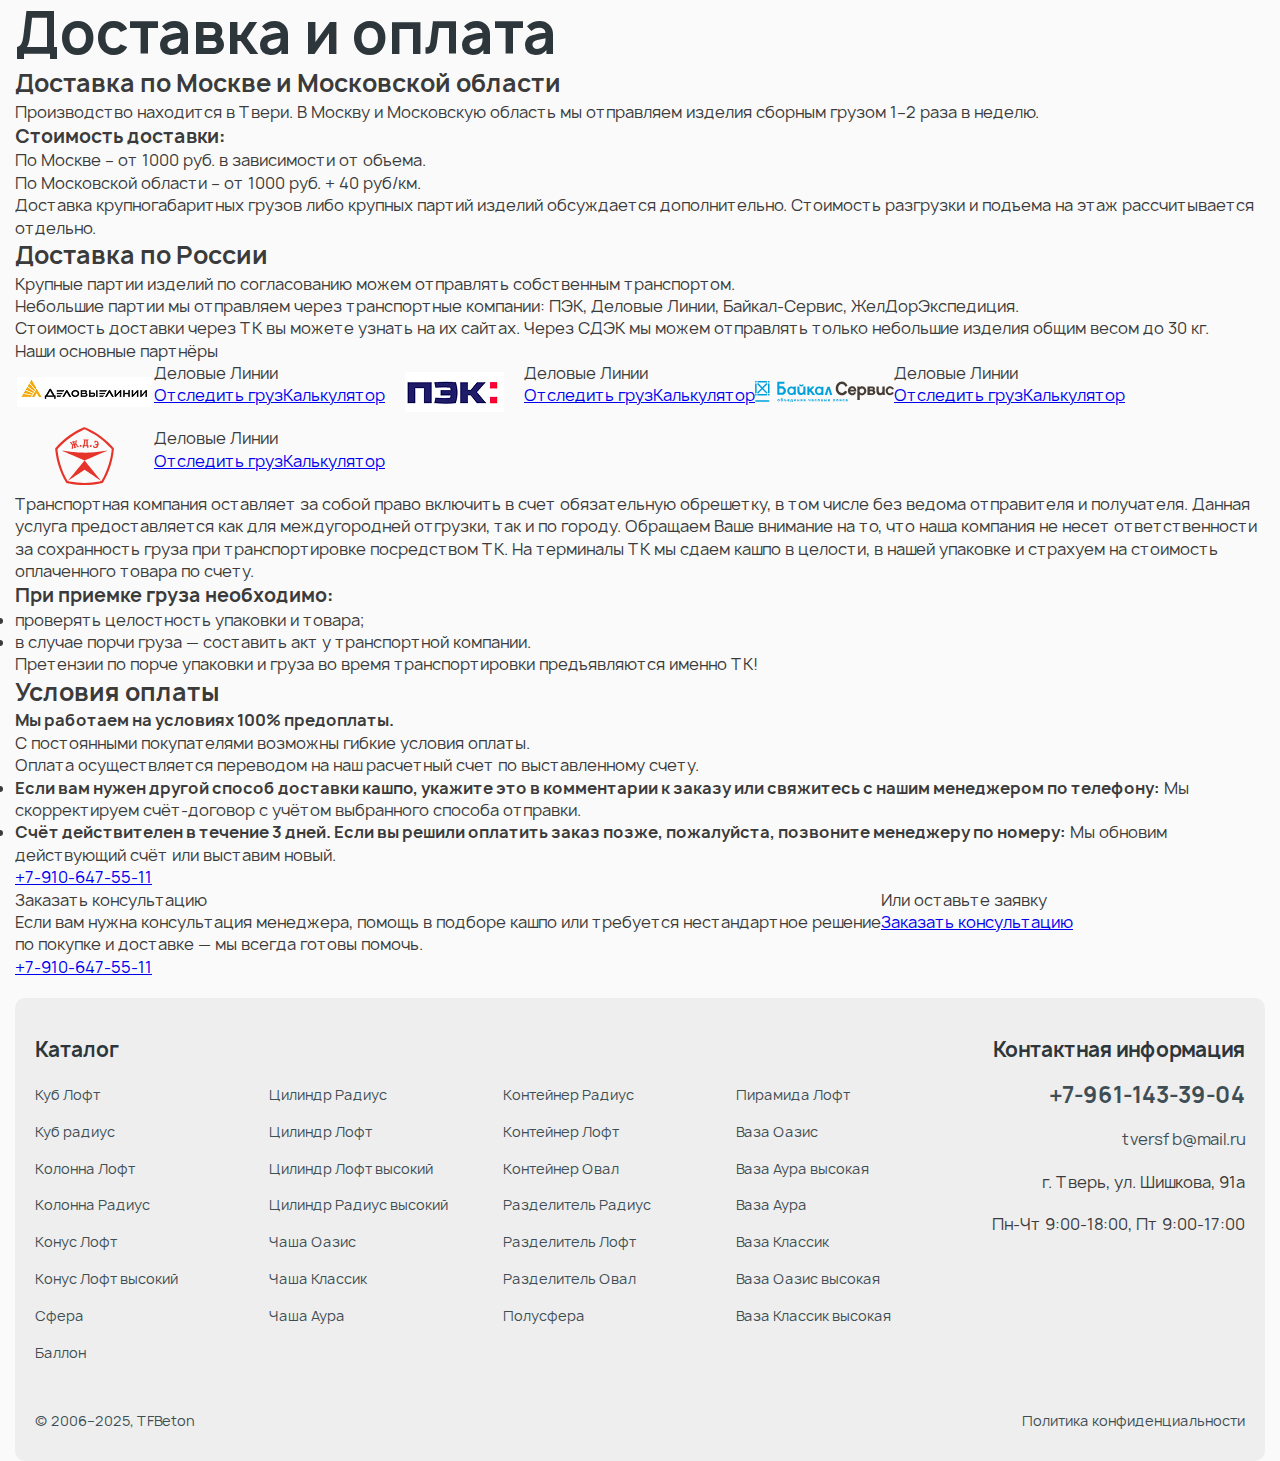
<file: delivery-payment.html>
<!DOCTYPE html>
<html lang="ru">
	<head>
		<meta http-equiv="Content-Type" content="text/html; charset=utf-8">
		<!-- Переключение IE в последнию версию, на случай если в настройках пользователя стоит меньшая -->
		<meta http-equiv="X-UA-Compatible" content="IE=edge">

		<!-- Адаптирование страницы для мобильных устройств -->
		<meta name="viewport" content="width=device-width, initial-scale=1, maximum-scale=1">

		<!-- Запрет распознования номера телефона -->
		<meta name="format-detection" content="telephone=no">
		<meta name="SKYPE_TOOLBAR" content ="SKYPE_TOOLBAR_PARSER_COMPATIBLE">

		<!-- Заголовок страницы -->
		<title>Заголовок страницы</title>

		<!-- Данное значение часто используют(использовали) поисковые системы -->
		<meta name="description" content="">
		<meta name="keywords" content="">

		<!-- Традиционная иконка сайта, размер 16x16, прозрачность поддерживается. Рекомендуемый формат: .ico или .png -->
		<link rel="shortcut icon" href="favicon.ico">

		<!-- Подключение файлов стилей -->
		<link rel="stylesheet" href="css/swiper-bundle.min.css">
		<link rel="stylesheet" href="css/fancybox.css">
		<link rel="stylesheet" href="css/styles.css">

		
		<link rel="stylesheet" href="css/response_1199.css" media="(max-width: 1199px)">
		<link rel="stylesheet" href="css/response_1023.css" media="(max-width: 1023px)">
		<link rel="stylesheet" href="css/response_767.css" media="(max-width: 767px)">
		<link rel="stylesheet" href="css/response_479.css" media="(max-width: 479px)">
	</head>
	<body>
		<div class="wrap">
			<!-- Шапка -->
			<div class="main">


				<section>
					<div class="cont">
						<div class="wrap-max">
							<h1 class="page-title">Доставка и оплата</h1>

							<div class="delivery-sector">
								<div class="block-text">
									<h2>Доставка по Москве и Московской области</h2>
									
									<p>
										Производство находится в Твери. В Москву и Московскую область мы отправляем изделия сборным грузом 1–2 раза в неделю.
									</p>

									<h3>Стоимость доставки:</h3>

									<p>
										По Москве – от 1000 руб. в зависимости от объема.
										<br>
										По Московской области – от 1000 руб. + 40 руб/км.
									</p>

									<blockquote>
										Доставка крупногабаритных грузов либо крупных партий изделий обсуждается дополнительно. Стоимость разгрузки и подъема на этаж рассчитывается отдельно.
									</blockquote>
								</div>
							</div>

							<div class="delivery-sector">
								<div class="block-text">
									<h2>Доставка по России</h2>
									
									<p>
										Крупные партии изделий по согласованию можем отправлять собственным транспортом.
										<br>
										Небольшие партии мы отправляем через транспортные компании: ПЭК, Деловые Линии, Байкал-Сервис, ЖелДорЭкспедиция.
										<br>
										Стоимость доставки через ТК вы можете узнать на их сайтах. Через СДЭК мы можем отправлять только небольшие изделия общим весом до 30 кг.
									</p>
								</div>

								<div class="small-title">Наши основные партнёры</div>

								<div class="delivery-items _flex">
									<div class="delivery-item _flex">
										<div class="delivery-item__img">
											<img data-src="images2/img_del1.png" src="images/img_plug.png" alt="" class="lazyload">
										</div>

										<div class="delivery-item__box">
											<div class="delivery-item__title">Деловые Линии</div>
											<div class="delivery-item__links _flex">
												<a href="/" class="delivery-item__link">
													<span>Отследить груз</span>
												</a>
												<a href="/" class="delivery-item__link">
													<span>Калькулятор</span>
												</a>
											</div>
										</div>
									</div>
									<div class="delivery-item _flex">
										<div class="delivery-item__img">
											<img data-src="images2/img_del2.png" src="images/img_plug.png" alt="" class="lazyload">
										</div>

										<div class="delivery-item__box">
											<div class="delivery-item__title">Деловые Линии</div>
											<div class="delivery-item__links _flex">
												<a href="/" class="delivery-item__link">
													<span>Отследить груз</span>
												</a>
												<a href="/" class="delivery-item__link">
													<span>Калькулятор</span>
												</a>
											</div>
										</div>
									</div>
									<div class="delivery-item _flex">
										<div class="delivery-item__img">
											<img data-src="images2/img_del3.svg" src="images/img_plug.png" alt="" class="lazyload">
										</div>

										<div class="delivery-item__box">
											<div class="delivery-item__title">Деловые Линии</div>
											<div class="delivery-item__links _flex">
												<a href="/" class="delivery-item__link">
													<span>Отследить груз</span>
												</a>
												<a href="/" class="delivery-item__link">
													<span>Калькулятор</span>
												</a>
											</div>
										</div>
									</div>
									<div class="delivery-item _flex">
										<div class="delivery-item__img">
											<img data-src="images2/img_del4.svg" src="images/img_plug.png" alt="" class="lazyload">
										</div>

										<div class="delivery-item__box">
											<div class="delivery-item__title">Деловые Линии</div>
											<div class="delivery-item__links _flex">
												<a href="/" class="delivery-item__link">
													<span>Отследить груз</span>
												</a>
												<a href="/" class="delivery-item__link">
													<span>Калькулятор</span>
												</a>
											</div>
										</div>
									</div>
								</div>

								<div class="block-text block-text_marg">
									<blockquote>
										Транспортная компания оставляет за собой право включить в счет обязательную обрешетку, в том числе без ведома отправителя и получателя. Данная услуга предоставляется как для междугородней отгрузки, так и по городу. Обращаем Ваше внимание на то, что наша компания не несет ответственности за сохранность груза при транспортировке посредством ТК. На терминалы ТК мы сдаем кашпо в целости, в нашей упаковке и страхуем на стоимость оплаченного товара по счету.
									</blockquote>

									<h3>При приемке груза необходимо:</h3>

									<ul>
										<li>проверять целостность упаковки и товара;</li>
										<li>в случае порчи груза — составить акт у транспортной компании.</li>
									</ul>

									<p>
										Претензии по порче упаковки и груза во время транспортировки предъявляются именно ТК!
									</p>
								</div>
							</div>

							<div class="delivery-sector">
								<div class="block-text">
									<h2>Условия оплаты</h2>
									
									<p>
										<b>Мы работаем на условиях 100% предоплаты.</b>
									</p>

									<p>
										С постоянными покупателями возможны гибкие условия оплаты.
										<br>
										Оплата осуществляется переводом на наш расчетный счет по выставленному счету.
									</p>
								</div>

								<div class="payment-items">
									<div class="payment-item _flex">
										<div class="payment-item__coll">
											<ul>
												<li>
													<b>Если вам нужен другой способ доставки кашпо, укажите это в комментарии к заказу или свяжитесь с нашим менеджером по телефону:</b>
													
													<span>Мы скорректируем счёт-договор с учётом выбранного способа отправки.</span>
												</li>
												<li>
													<b>Счёт действителен в течение 3 дней. Если вы решили оплатить заказ позже, пожалуйста, позвоните менеджеру по номеру:</b>
													
													<span>Мы обновим действующий счёт или выставим новый.</span>
												</li>
											</ul>
										</div>
										<div class="payment-item__sep"></div>
										<div class="payment-item__colr">
											<div class="payment-item__colr-phone">
												<a href="tel:+79106475511">+7-910-647-55-11</a>
											</div>
										</div>
									</div>
									<div class="payment-item _flex">
										<div class="payment-item__coll">
											<div class="payment-item__title">Заказать консультацию</div>
											<div class="payment-item__desc">Если вам нужна консультация менеджера, помощь в подборе кашпо или требуется нестандартное решение <br>по покупке и доставке — мы всегда готовы помочь.</div>

											<div class="payment-item__coll-phone">
												<a href="tel:+79106475511">+7-910-647-55-11</a>
											</div>
										</div>
										<div class="payment-item__sep"></div>
										<div class="payment-item__colr">
											<div class="payment-item__info">Или оставьте заявку</div>
											
											<a href="/" class="payment-item__btn">Заказать консультацию</a>
										</div>
									</div>
								</div>
							</div>
						</div>
					</div>
				</section>

				
			</div>


			<footer class="footer">
				<div class="cont">
					<div class="footer__bg">
						<div class="footer__wrap _flex">
							<div class="footer-cats">
								<div class="footer__title">Каталог</div>
	
								<div class="footer-cats__cols _flex">
									<div class="footer-cats__col">
										<div class="footer-cats__item">
											<a href="/">Куб Лофт</a>
										</div>
										<div class="footer-cats__item">
											<a href="/">Куб радиус</a>
										</div>
										<div class="footer-cats__item">
											<a href="/">Колонна Лофт</a>
										</div>
										<div class="footer-cats__item">
											<a href="/">Колонна Радиус</a>
										</div>
										<div class="footer-cats__item">
											<a href="/">Конус Лофт</a>
										</div>
										<div class="footer-cats__item">
											<a href="/">Конус Лофт высокий</a>
										</div>
										<div class="footer-cats__item">
											<a href="/">Сфера</a>
										</div>
										<div class="footer-cats__item">
											<a href="/">Баллон</a>
										</div>
									</div>
	
									<div class="footer-cats__col">
										<div class="footer-cats__item">
											<a href="/">Цилиндр Радиус</a>
										</div>
										<div class="footer-cats__item">
											<a href="/">Цилиндр Лофт</a>
										</div>
										<div class="footer-cats__item">
											<a href="/">Цилиндр Лофт высокий</a>
										</div>
										<div class="footer-cats__item">
											<a href="/">Цилиндр Радиус высокий</a>
										</div>
										<div class="footer-cats__item">
											<a href="/">Чаша Оазис</a>
										</div>
										<div class="footer-cats__item">
											<a href="/">Чаша Классик</a>
										</div>
										<div class="footer-cats__item">
											<a href="/">Чаша Аура</a>
										</div>
									</div>
	
									<div class="footer-cats__col">
										<div class="footer-cats__item">
											<a href="/">Контейнер Радиус</a>
										</div>
										<div class="footer-cats__item">
											<a href="/">Контейнер Лофт</a>
										</div>
										<div class="footer-cats__item">
											<a href="/">Контейнер Овал</a>
										</div>
										<div class="footer-cats__item">
											<a href="/">Разделитель Радиус</a>
										</div>
										<div class="footer-cats__item">
											<a href="/">Разделитель Лофт</a>
										</div>
										<div class="footer-cats__item">
											<a href="/">Разделитель Овал</a>
										</div>
										<div class="footer-cats__item">
											<a href="/">Полусфера</a>
										</div>
									</div>
	
									<div class="footer-cats__col">
										<div class="footer-cats__item">
											<a href="/">Пирамида Лофт</a>
										</div>
										<div class="footer-cats__item">
											<a href="/">Ваза Оазис</a>
										</div>
										<div class="footer-cats__item">
											<a href="/">Ваза Аура высокая</a>
										</div>
										<div class="footer-cats__item">
											<a href="/">Ваза Аура</a>
										</div>
										<div class="footer-cats__item">
											<a href="/">Ваза Классик</a>
										</div>
										<div class="footer-cats__item">
											<a href="/">Ваза Оазис высокая</a>
										</div>
										<div class="footer-cats__item">
											<a href="/">Ваза Классик высокая</a>
										</div>
									</div>
								</div>
							</div>
	
							<div class="footer__contacts">
								<div class="footer__title">Контактная информация</div>
	
								<div class="footer__phone">
									<a href="tel:+79611433904">+7-961-143-39-04</a>
								</div>
	
								<div class="footer__mail">
									<a href="mailto:tversfb@mail.ru">tversfb@mail.ru</a>
								</div>
	
								<div class="footer__address">г. Тверь, ул. Шишкова, 91а</div>
	
								<div class="footer__time">Пн-Чт 9:00-18:00, Пт 9:00-17:00</div>
	
								<div class="footer__socials _flex">
									<a href="/" target="_blank" class="footer__socials-link">
										<svg>
											<use xlink:href="images/sprite.svg#ic_soc1"></use>
										</svg>
									</a>
									<a href="/" target="_blank" class="footer__socials-link">
										<svg>
											<use xlink:href="images/sprite.svg#ic_soc2"></use>
										</svg>
									</a>
									<a href="/" target="_blank" class="footer__socials-link">
										<svg>
											<use xlink:href="images/sprite.svg#ic_soc3"></use>
										</svg>
									</a>
								</div>
							</div>
	
							<div class="footer__bot _flex">
								<div class="footer__copy">&copy; 2006–2025, TFBeton</div>
	
								<div class="footer__policy">
									<a href="/">Политика конфиденциальности</a>
								</div>
							</div>
						</div>
					</div>
				</div>
			</footer>
		</div>


		<div class="supports-error">
			Ваш браузер устарел рекомендуем обновить его до последней версии<br> или использовать другой более современный.
		</div>


		<!-- Подключение javascript файлов -->
		<script src="js/jquery-3.5.0.min.js"></script>

		<script src="js/swiper-bundle.min.js"></script>
		<script src="js/fancybox.js"></script>
		<script src="js/inputmask.min.js"></script>
		<script src="js/jquery.liMarquee.js"></script>

		<script src="js/functions.js"></script>
		<script src="js/scripts.js"></script>
	</body>
</html>
</file>
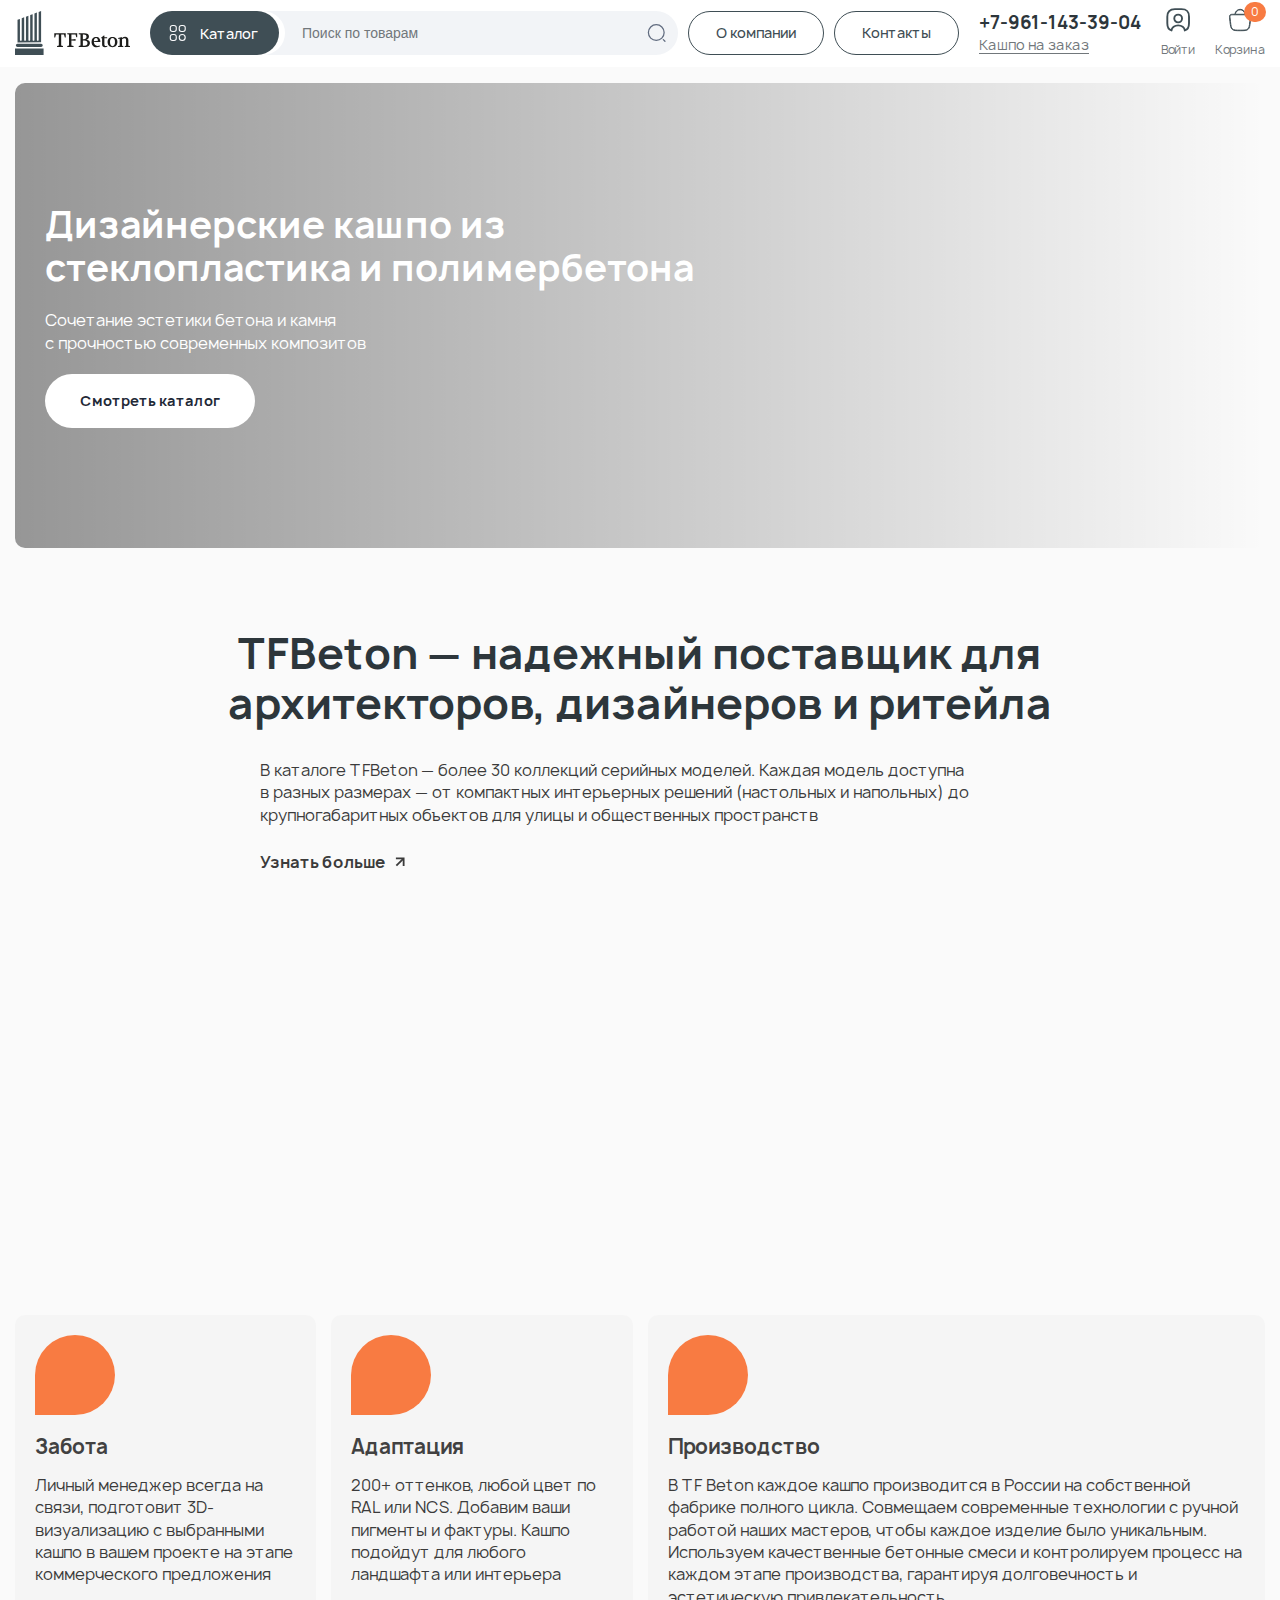
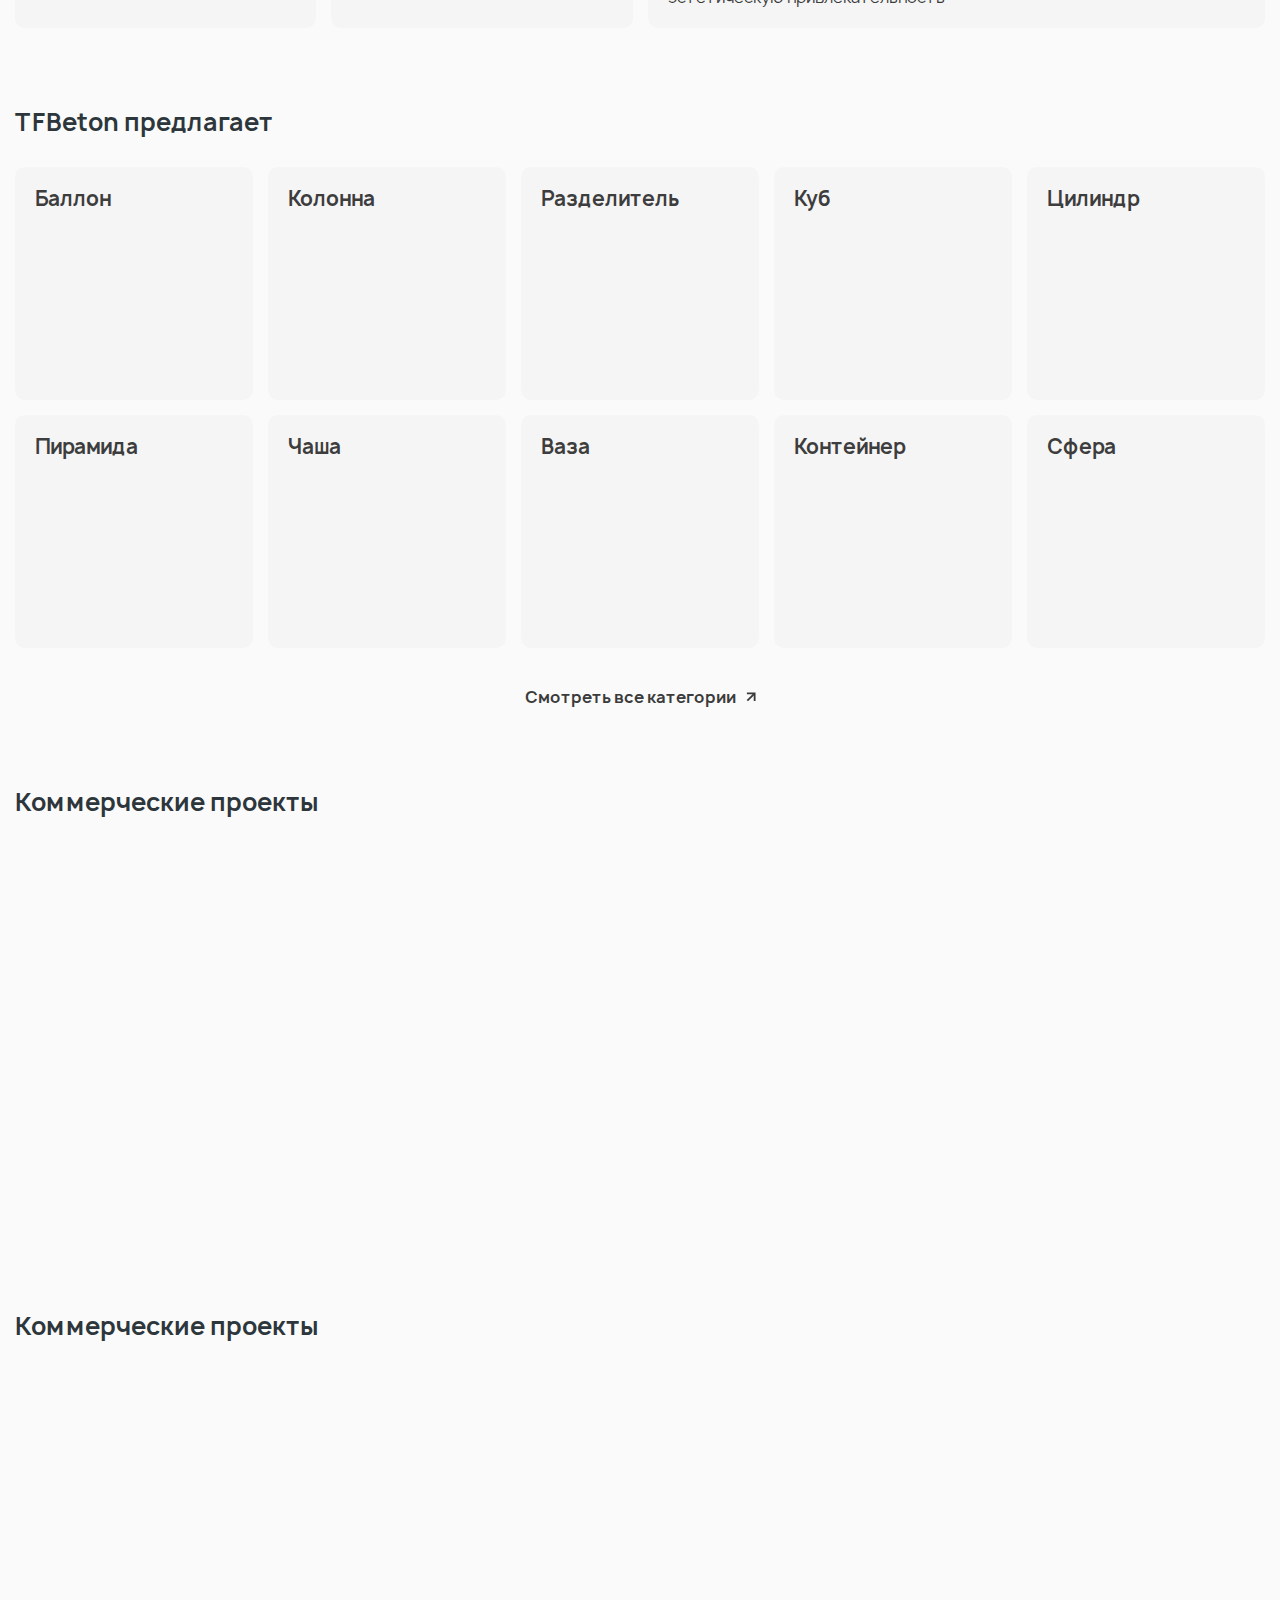
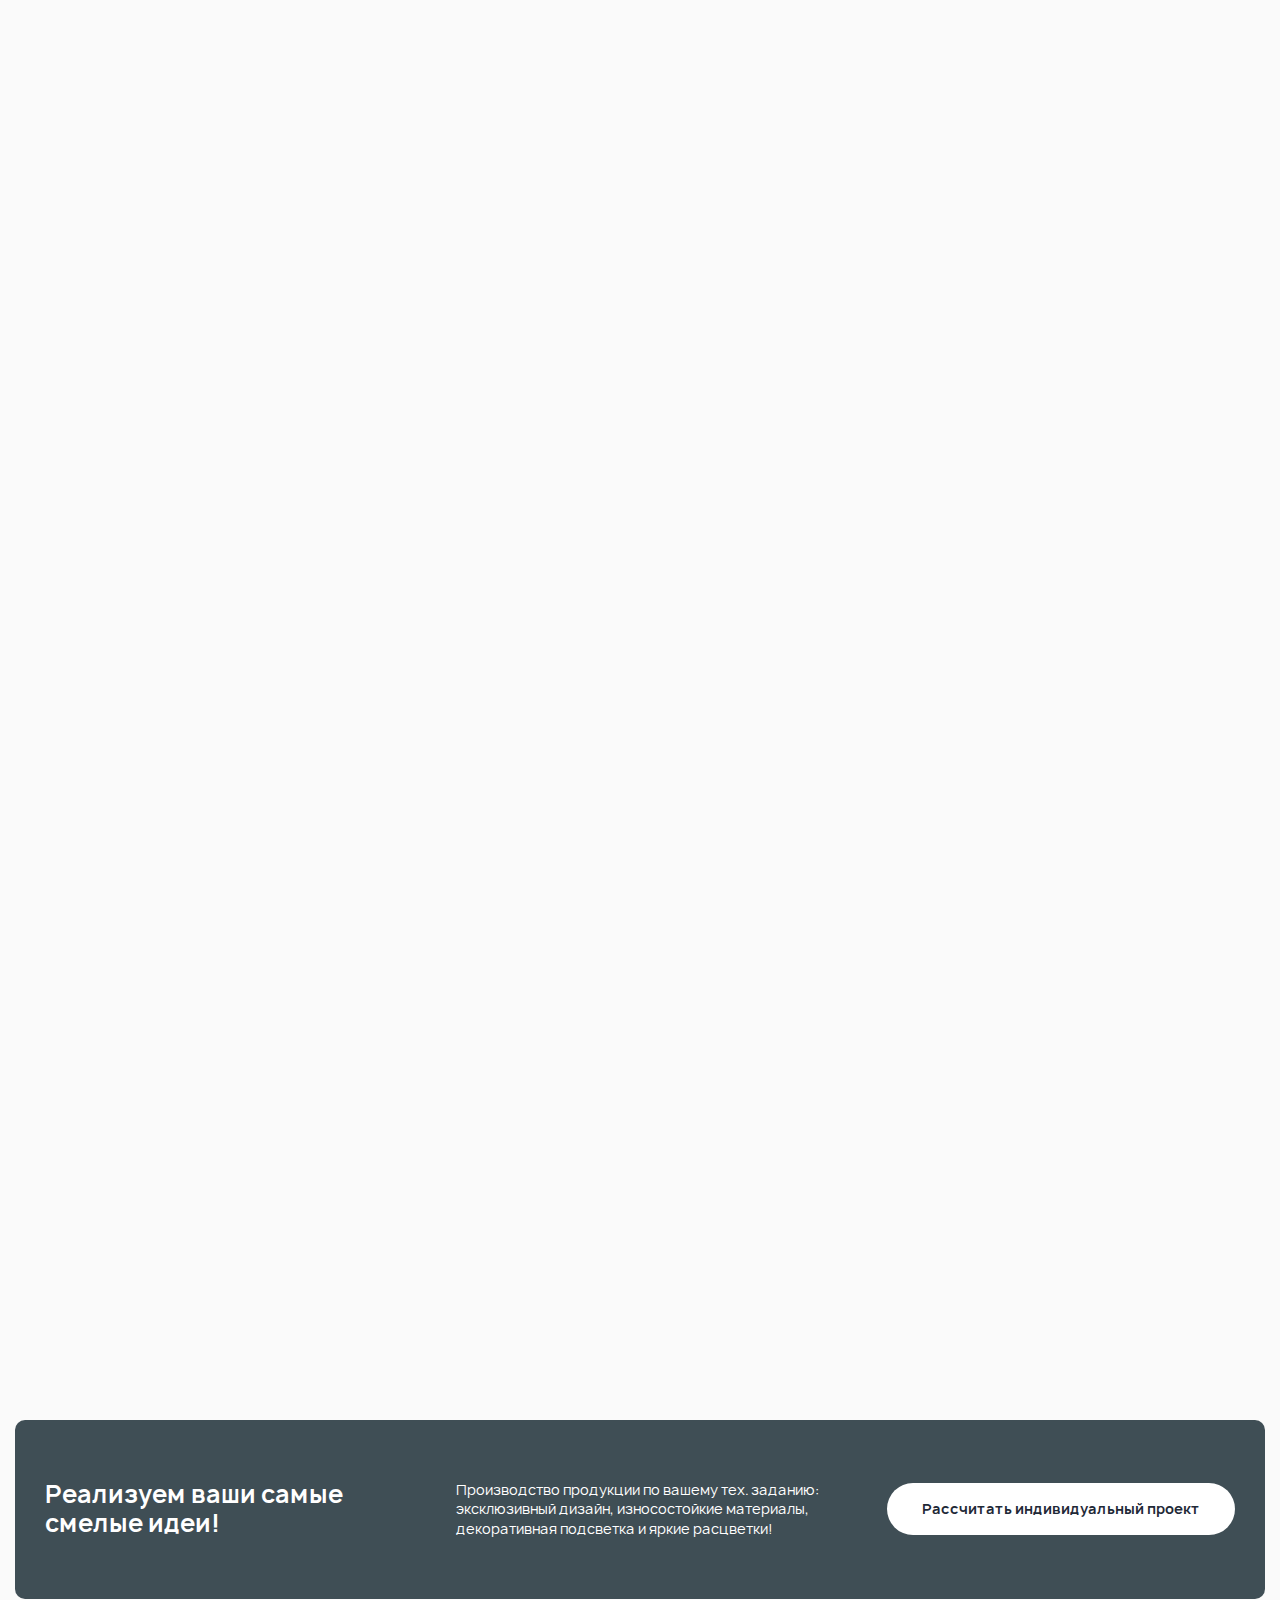
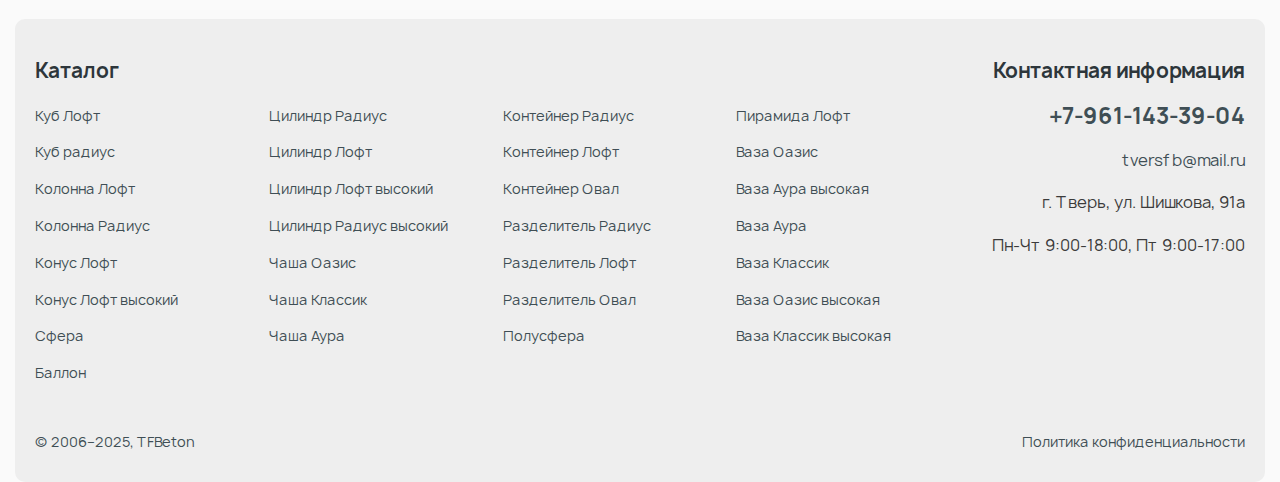
<file: main.html>
<!DOCTYPE html>
<html lang="ru">
	<head>
		<meta http-equiv="Content-Type" content="text/html; charset=utf-8">
		<!-- Переключение IE в последнию версию, на случай если в настройках пользователя стоит меньшая -->
		<meta http-equiv="X-UA-Compatible" content="IE=edge">

		<!-- Адаптирование страницы для мобильных устройств -->
		<meta name="viewport" content="width=device-width, initial-scale=1, maximum-scale=1">

		<!-- Запрет распознования номера телефона -->
		<meta name="format-detection" content="telephone=no">
		<meta name="SKYPE_TOOLBAR" content ="SKYPE_TOOLBAR_PARSER_COMPATIBLE">

		<!-- Заголовок страницы -->
		<title>Заголовок страницы</title>

		<!-- Данное значение часто используют(использовали) поисковые системы -->
		<meta name="description" content="">
		<meta name="keywords" content="">

		<!-- Традиционная иконка сайта, размер 16x16, прозрачность поддерживается. Рекомендуемый формат: .ico или .png -->
		<link rel="shortcut icon" href="favicon.ico">

		<!-- Подключение файлов стилей -->
		<link rel="stylesheet" href="css/swiper-bundle.min.css">
		<link rel="stylesheet" href="css/fancybox.css">
		<link rel="stylesheet" href="css/styles.css">

		
		<link rel="stylesheet" href="css/response_1199.css" media="(max-width: 1199px)">
		<link rel="stylesheet" href="css/response_1023.css" media="(max-width: 1023px)">
		<link rel="stylesheet" href="css/response_767.css" media="(max-width: 767px)">
		<link rel="stylesheet" href="css/response_479.css" media="(max-width: 479px)">
	</head>
	<body>
		<div class="wrap">
			<!-- Шапка -->
			<header class="header">
				<div class="cont _flex">
					<div class="header__logo">
						<a href="/">
							<img src="images/logo.svg" alt="">
						</a>
					</div>

					<div class="header-catalog">
						<button type="button" class="header-catalog__open">Каталог</button>

						<div class="header-catalog__block">
							<div class="header-catalog__wrap">
								<div class="header-catalog__items _flex">
									<a href="/" class="header-catalog__item">
										<span class="header-catalog__icon">
											<img data-src="images/tmp/ic_cats1.svg" src="images/img_plug.png" alt="" class="lazyload">
										</span>

										<span class="header-catalog__bot">
											<span class="header-catalog__name">Куб Лофт</span>
										</span>
									</a>
									<a href="/" class="header-catalog__item">
										<span class="header-catalog__icon">
											<img data-src="images/tmp/ic_cats2.svg" src="images/img_plug.png" alt="" class="lazyload">
										</span>

										<span class="header-catalog__bot">
											<span class="header-catalog__name">Колонна Лофт</span>
										</span>
									</a>
									<a href="/" class="header-catalog__item">
										<span class="header-catalog__icon">
											<img data-src="images/tmp/ic_cats3.svg" src="images/img_plug.png" alt="" class="lazyload">
										</span>

										<span class="header-catalog__bot">
											<span class="header-catalog__name">Контейнер Лофт</span>
										</span>
									</a>
									<a href="/" class="header-catalog__item">
										<span class="header-catalog__icon">
											<img data-src="images/tmp/ic_cats4.svg" src="images/img_plug.png" alt="" class="lazyload">
										</span>

										<span class="header-catalog__bot">
											<span class="header-catalog__name">Разделитель Лофт</span>
										</span>
									</a>
									<a href="/" class="header-catalog__item">
										<span class="header-catalog__icon">
											<img data-src="images/tmp/ic_cats5.svg" src="images/img_plug.png" alt="" class="lazyload">
										</span>

										<span class="header-catalog__bot">
											<span class="header-catalog__name">Пирамида Лофт</span>
										</span>
									</a>
									<a href="/" class="header-catalog__item">
										<span class="header-catalog__icon">
											<img data-src="images/tmp/ic_cats6.svg" src="images/img_plug.png" alt="" class="lazyload">
										</span>

										<span class="header-catalog__bot">
											<span class="header-catalog__name">Куб радиус</span>
										</span>
									</a>
									<a href="/" class="header-catalog__item">
										<span class="header-catalog__icon">
											<img data-src="images/tmp/ic_cats7.svg" src="images/img_plug.png" alt="" class="lazyload">
										</span>

										<span class="header-catalog__bot">
											<span class="header-catalog__name">Колонна Радиус</span>
										</span>
									</a>
									<a href="/" class="header-catalog__item">
										<span class="header-catalog__icon">
											<img data-src="images/tmp/ic_cats8.svg" src="images/img_plug.png" alt="" class="lazyload">
										</span>

										<span class="header-catalog__bot">
											<span class="header-catalog__name">Контейнер Радиус</span>
										</span>
									</a>
									<a href="/" class="header-catalog__item">
										<span class="header-catalog__icon">
											<img data-src="images/tmp/ic_cats9.svg" src="images/img_plug.png" alt="" class="lazyload">
										</span>

										<span class="header-catalog__bot">
											<span class="header-catalog__name">Разделитель Радиус</span>
										</span>
									</a>
									<a href="/" class="header-catalog__item">
										<span class="header-catalog__icon">
											<img data-src="images/tmp/ic_cats10.svg" src="images/img_plug.png" alt="" class="lazyload">
										</span>

										<span class="header-catalog__bot">
											<span class="header-catalog__name">Контейнер Овал</span>
										</span>
									</a>
									<a href="/" class="header-catalog__item">
										<span class="header-catalog__icon">
											<img data-src="images/tmp/ic_cats11.svg" src="images/img_plug.png" alt="" class="lazyload">
										</span>

										<span class="header-catalog__bot">
											<span class="header-catalog__name">Разделитель Овал</span>
										</span>
									</a>
									<a href="/" class="header-catalog__item">
										<span class="header-catalog__icon">
											<img data-src="images/tmp/ic_cats12.svg" src="images/img_plug.png" alt="" class="lazyload">
										</span>

										<span class="header-catalog__bot">
											<span class="header-catalog__name">Цилиндр Лофт</span>
										</span>
									</a>
									<a href="/" class="header-catalog__item">
										<span class="header-catalog__icon">
											<img data-src="images/tmp/ic_cats13.svg" src="images/img_plug.png" alt="" class="lazyload">
										</span>

										<span class="header-catalog__bot">
											<span class="header-catalog__name">Цилиндр Лофт высокий</span>
										</span>
									</a>
									<a href="/" class="header-catalog__item">
										<span class="header-catalog__icon">
											<img data-src="images/tmp/ic_cats14.svg" src="images/img_plug.png" alt="" class="lazyload">
										</span>

										<span class="header-catalog__bot">
											<span class="header-catalog__name">Цилиндр Радиус</span>
										</span>
									</a>
									<a href="/" class="header-catalog__item">
										<span class="header-catalog__icon">
											<img data-src="images/tmp/ic_cats15.svg" src="images/img_plug.png" alt="" class="lazyload">
										</span>

										<span class="header-catalog__bot">
											<span class="header-catalog__name">Цилиндр Радиус высокий</span>
										</span>
									</a>
									<a href="/" class="header-catalog__item">
										<span class="header-catalog__icon">
											<img data-src="images/tmp/ic_cats16.svg" src="images/img_plug.png" alt="" class="lazyload">
										</span>

										<span class="header-catalog__bot">
											<span class="header-catalog__name">Ваза Классик</span>
										</span>
									</a>
									<a href="/" class="header-catalog__item">
										<span class="header-catalog__icon">
											<img data-src="images/tmp/ic_cats17.svg" src="images/img_plug.png" alt="" class="lazyload">
										</span>

										<span class="header-catalog__bot">
											<span class="header-catalog__name">Ваза Классик высокая</span>
										</span>
									</a>
									<a href="/" class="header-catalog__item">
										<span class="header-catalog__icon">
											<img data-src="images/tmp/ic_cats18.svg" src="images/img_plug.png" alt="" class="lazyload">
										</span>

										<span class="header-catalog__bot">
											<span class="header-catalog__name">Чаша Классик</span>
										</span>
									</a>
									<a href="/" class="header-catalog__item">
										<span class="header-catalog__icon">
											<img data-src="images/tmp/ic_cats19.svg" src="images/img_plug.png" alt="" class="lazyload">
										</span>

										<span class="header-catalog__bot">
											<span class="header-catalog__name">Ваза Оазис</span>
										</span>
									</a>
									<a href="/" class="header-catalog__item">
										<span class="header-catalog__icon">
											<img data-src="images/tmp/ic_cats20.svg" src="images/img_plug.png" alt="" class="lazyload">
										</span>

										<span class="header-catalog__bot">
											<span class="header-catalog__name">Ваза Оазис высокая</span>
										</span>
									</a>
									<a href="/" class="header-catalog__item">
										<span class="header-catalog__icon">
											<img data-src="images/tmp/ic_cats21.svg" src="images/img_plug.png" alt="" class="lazyload">
										</span>

										<span class="header-catalog__bot">
											<span class="header-catalog__name">Чаша Оазис</span>
										</span>
									</a>
									<a href="/" class="header-catalog__item">
										<span class="header-catalog__icon">
											<img data-src="images/tmp/ic_cats22.svg" src="images/img_plug.png" alt="" class="lazyload">
										</span>

										<span class="header-catalog__bot">
											<span class="header-catalog__name">Конус Лофт</span>
										</span>
									</a>
									<a href="/" class="header-catalog__item">
										<span class="header-catalog__icon">
											<img data-src="images/tmp/ic_cats23.svg" src="images/img_plug.png" alt="" class="lazyload">
										</span>

										<span class="header-catalog__bot">
											<span class="header-catalog__name">Конус Лофт высокий</span>
										</span>
									</a>
									<a href="/" class="header-catalog__item">
										<span class="header-catalog__icon">
											<img data-src="images/tmp/ic_cats24.svg" src="images/img_plug.png" alt="" class="lazyload">
										</span>

										<span class="header-catalog__bot">
											<span class="header-catalog__name">Ваза Аура</span>
										</span>
									</a>
									<a href="/" class="header-catalog__item">
										<span class="header-catalog__icon">
											<img data-src="images/tmp/ic_cats25.svg" src="images/img_plug.png" alt="" class="lazyload">
										</span>

										<span class="header-catalog__bot">
											<span class="header-catalog__name">Ваза Аура высокая</span>
										</span>
									</a>
									<a href="/" class="header-catalog__item">
										<span class="header-catalog__icon">
											<img data-src="images/tmp/ic_cats26.svg" src="images/img_plug.png" alt="" class="lazyload">
										</span>

										<span class="header-catalog__bot">
											<span class="header-catalog__name">Чаша Аура</span>
										</span>
									</a>
									<a href="/" class="header-catalog__item">
										<span class="header-catalog__icon">
											<img data-src="images/tmp/ic_cats27.svg" src="images/img_plug.png" alt="" class="lazyload">
										</span>

										<span class="header-catalog__bot">
											<span class="header-catalog__name">Полусфера</span>
										</span>
									</a>
									<a href="/" class="header-catalog__item">
										<span class="header-catalog__icon">
											<img data-src="images/tmp/ic_cats28.svg" src="images/img_plug.png" alt="" class="lazyload">
										</span>

										<span class="header-catalog__bot">
											<span class="header-catalog__name">Сфера</span>
										</span>
									</a>
									<a href="/" class="header-catalog__item">
										<span class="header-catalog__icon">
											<img data-src="images/tmp/ic_cats29.svg" src="images/img_plug.png" alt="" class="lazyload">
										</span>

										<span class="header-catalog__bot">
											<span class="header-catalog__name">Баллон</span>
										</span>
									</a>
								</div>
							</div>
						</div>
					</div>

					<form action="" class="header-search _flex">
						<input type="text" name="" value="" placeholder="Поиск по товарам" autocomplete="off" id="search_input" class="header-search__input">
						
						<button type="submit" class="header-search__submit">
							<svg>
								<use xlink:href="images/sprite.svg#lupa"></use>
							</svg>
						</button>
					</form>

					<div class="nav-menu _flex">
						<div class="nav-menu__item _hide">
							<a href="/">Каталог</a>
						</div>
						<div class="nav-menu__item">
							<a href="/">О компании</a>
						</div>
						<div class="nav-menu__item">
							<a href="/">Контакты</a>
						</div>	
					</div>

					<div class="header__box _flex">
						<div class="heade__contacts">
							<div class="header__phone">
								<a href="tel:+79611433904">+7-961-143-39-04</a>
							</div>

							<button type="button" data-content="#callback" class="header__btn modal-btn">Кашпо на заказ</button>
						</div>
	
						<div class="header-links _flex">
							<div class="header-links__item">
								<a href="/" class="header-links__link">
									<span class="header-links__icon">
										<svg>
											<use xlink:href="images/sprite.svg#user"></use>
										</svg>
									</span>

									<span class="header-links__name">Войти</span>
								</a>
							</div>
							<div class="header-links__item">
								<a href="/" class="header-links__link">
									<span class="header-links__icon">
										<span class="header-links__count">0</span>

										<svg>
											<use xlink:href="images/sprite.svg#cart"></use>
										</svg>
									</span>

									<span class="header-links__name">Корзина</span>
								</a>
							</div>
						</div>
					</div>
				</div>
			</header>

			<div class="header__mob">
				<div class="cont _flex">
					<div class="header__logo">
						<a href="/">
							<img src="images/logo.svg" alt="">
						</a>
					</div>

					<button type="button" class="header__open"></button>
				</div>
			</div>

			<div class="overlay-catalog"></div>

			<!-- End Шапка -->

			<div class="main">
				<section class="first-section">
					<div class="cont">
						<div class="first-section__wrap">
							<div class="first-section__bg">
								<img data-src="images/banner.jpg" src="images/img_plug.png" alt="" class="lazyload">
							</div>

							<div class="first-section__block">
								<div class="first-section__info">
									<h1 class="first-section__title">Дизайнерские кашпо из стеклопластика и полимербетона</h1>

									<div class="first-section__desc">
										Сочетание эстетики бетона и камня <br>с прочностью современных композитов
									</div>

									<div class="first-section__link">
										<a href="/">Смотреть каталог</a>
									</div>
								</div>
							</div>
						</div>
					</div>
				</section>


				<section class="advantages _marg">
					<div class="cont">
						<div class="advantages__title">TFBeton — надежный поставщик для архитекторов, дизайнеров и ритейла</div>

						<div class="advantages__info">
							<div class="advantages__text">
								В каталоге TFBeton — более 30 коллекций серийных моделей. Каждая модель доступна в разных размерах — от компактных интерьерных решений (настольных и напольных) до крупногабаритных объектов для улицы и общественных пространств
							</div>

							<div class="main-link advantages__link">
								<a href="/">
									<span>Узнать больше</span>
									
									<svg>
										<use xlink:href="images/sprite.svg#arrow"></use>
									</svg>
								</a>
							</div>
						</div>

						<div class="advantages__items">
							<div class="advantages__item">
								<img data-src="images/tmp/adv_img1.jpg" src="images/img_plug.png" alt="" class="advantages__img lazyload">
							</div>

							<div class="advantages__item">
								<img data-src="images/tmp/adv_img2.jpg" src="images/img_plug.png" alt="" class=" advantages__img lazyload">
							</div>

							<div class="advantages__item _big">
								<img data-src="images/tmp/adv_img3.jpg" src="images/img_plug.png" alt="" class=" advantages__img lazyload">
							</div>

							<div class="advantages__item _mob">
								<div class="advantages__box">
									<div class="advantages__icon">
										<img data-src="images/ic_adv1.svg" src="images/img_plug.png" alt="" class="lazyload">
									</div>

									<div class="advantages__name">Забота</div>

									<div class="advantages__desc">
										Личный менеджер всегда на связи, подготовит 3D-визуализацию с выбранными кашпо в вашем проекте на этапе коммерческого предложения
									</div>
								</div>
							</div>

							<div class="advantages__item _mob">
								<div class="advantages__box">
									<div class="advantages__icon">
										<img data-src="images/ic_adv2.svg" src="images/img_plug.png" alt="" class="lazyload">
									</div>

									<div class="advantages__name">Адаптация</div>

									<div class="advantages__desc">
										200+ оттенков, любой цвет по RAL или NCS. Добавим ваши пигменты и фактуры. Кашпо подойдут для любого ландшафта или интерьера
									</div>
								</div>
							</div>

							<div class="advantages__item _big _mob">
								<div class="advantages__box">
									<div class="advantages__icon">
										<img data-src="images/ic_adv3.svg" src="images/img_plug.png" alt="" class="lazyload">
									</div>

									<div class="advantages__name">Производство</div>

									<div class="advantages__desc">
										В TF Beton каждое кашпо производится в России на собственной фабрике полного цикла. Совмещаем современные технологии с ручной работой наших мастеров, чтобы каждое изделие было уникальным. Используем качественные бетонные смеси и контролируем процесс на каждом этапе производства, гарантируя долговечность и эстетическую привлекательность
									</div>
								</div>
							</div>
						</div>
					</div>
				</section>


				<section class="main-catalog _marg">
					<div class="cont">
						<div class="main-title">TFBeton предлагает</div>

						<div class="main-catalog__grid _flex">
							<a href="/" class="main-catalog__item">
								<span class="main-catalog__name">Баллон</span>

								<span class="main-catalog__img">
									<img data-src="images/tmp/cats_img1.jpg" src="images/img_plug.png" alt="" class="lazyload">
								</span>
							</a>
							<a href="/" class="main-catalog__item">
								<span class="main-catalog__name">Колонна</span>

								<span class="main-catalog__img">
									<img data-src="images/tmp/cats_img2.jpg" src="images/img_plug.png" alt="" class="lazyload">
								</span>
							</a>
							<a href="/" class="main-catalog__item">
								<span class="main-catalog__name">Разделитель</span>

								<span class="main-catalog__img">
									<img data-src="images/tmp/cats_img3.jpg" src="images/img_plug.png" alt="" class="lazyload">
								</span>
							</a>
							<a href="/" class="main-catalog__item">
								<span class="main-catalog__name">Куб</span>

								<span class="main-catalog__img">
									<img data-src="images/tmp/cats_img4.jpg" src="images/img_plug.png" alt="" class="lazyload">
								</span>
							</a>
							<a href="/" class="main-catalog__item">
								<span class="main-catalog__name">Цилиндр</span>

								<span class="main-catalog__img">
									<img data-src="images/tmp/cats_img5.jpg" src="images/img_plug.png" alt="" class="lazyload">
								</span>
							</a>
							<a href="/" class="main-catalog__item">
								<span class="main-catalog__name">Пирамида</span>

								<span class="main-catalog__img">
									<img data-src="images/tmp/cats_img6.jpg" src="images/img_plug.png" alt="" class="lazyload">
								</span>
							</a>
							<a href="/" class="main-catalog__item">
								<span class="main-catalog__name">Чаша</span>

								<span class="main-catalog__img">
									<img data-src="images/tmp/cats_img7.jpg" src="images/img_plug.png" alt="" class="lazyload">
								</span>
							</a>
							<a href="/" class="main-catalog__item">
								<span class="main-catalog__name">Ваза</span>

								<span class="main-catalog__img">
									<img data-src="images/tmp/cats_img8.jpg" src="images/img_plug.png" alt="" class="lazyload">
								</span>
							</a>
							<a href="/" class="main-catalog__item">
								<span class="main-catalog__name">Контейнер</span>

								<span class="main-catalog__img">
									<img data-src="images/tmp/cats_img9.jpg" src="images/img_plug.png" alt="" class="lazyload">
								</span>
							</a>
							<a href="/" class="main-catalog__item">
								<span class="main-catalog__name">Сфера</span>

								<span class="main-catalog__img">
									<img data-src="images/tmp/cats_img10.jpg" src="images/img_plug.png" alt="" class="lazyload">
								</span>
							</a>
						</div>

						<div class="main-catalog__bot">
							<div class="main-link">
								<a href="/">
									<span>Смотреть все категории</span>
									
									<svg>
										<use xlink:href="images/sprite.svg#arrow"></use>
									</svg>
								</a>
							</div>
						</div>
					</div>
				</section>


				<section class="portfolio _marg">
					<div class="cont">
						<div class="main-title">Коммерческие проекты</div>

						<div class="portfolio__items marquee-content">
							<div class="portfolio__flex _flex">
								<div class="portfolio__item">
									<a href="images/tmp/foto2.jpg" data-fancybox="gallery-foto" class="portfolio__img _long fancy-img">
										<img data-src="images/tmp/foto2.jpg" src="images/img_plug.png" alt="" class="lazyload">
									</a>
								</div>
								<div class="portfolio__item">
									<a href="images/tmp/foto3.jpg" data-fancybox="gallery-foto" class="portfolio__img fancy-img">
										<img data-src="images/tmp/foto3.jpg" src="images/img_plug.png" alt="" class="lazyload">
									</a>
								</div>
								<div class="portfolio__item">
									<a href="images/tmp/foto4.jpg" data-fancybox="gallery-foto" class="portfolio__img _long fancy-img">
										<img data-src="images/tmp/foto4.jpg" src="images/img_plug.png" alt="" class="lazyload">
									</a>
								</div>
								<div class="portfolio__item">
									<a href="images/tmp/foto5.jpg" data-fancybox="gallery-foto" class="portfolio__img fancy-img">
										<img data-src="images/tmp/foto5.jpg" src="images/img_plug.png" alt="" class="lazyload">
									</a>
								</div>
								<div class="portfolio__item">
									<a href="images/tmp/foto6.jpg" data-fancybox="gallery-foto" class="portfolio__img _long fancy-img">
										<img data-src="images/tmp/foto6.jpg" src="images/img_plug.png" alt="" class="lazyload">
									</a>
								</div>
								<div class="portfolio__item">
									<a href="images/tmp/foto1.jpg" data-fancybox="gallery-foto" class="portfolio__img fancy-img">
										<img data-src="images/tmp/foto1.jpg" src="images/img_plug.png" alt="" class="lazyload">
									</a>
								</div>
							</div>
						</div>
					</div>
				</section>


				<section class="portfolio _marg">
					<div class="cont">
						<div class="main-title">Коммерческие проекты</div>

						<div class="portfolio__slider swiper">
							<div class="swiper-wrapper portfolio__slider-swiper-wrapper">
								<div class="swiper-slide portfolio__slider-slide">
									<a href="images/tmp/foto2.jpg" data-fancybox="gallery-foto" class="portfolio__img _long fancy-img">
										<img data-src="images/tmp/foto2.jpg" src="images/img_plug.png" alt="" class="lazyload">
									</a>
								</div>
								<div class="swiper-slide portfolio__slider-slide">
									<a href="images/tmp/foto3.jpg" data-fancybox="gallery-foto" class="portfolio__img fancy-img">
										<img data-src="images/tmp/foto3.jpg" src="images/img_plug.png" alt="" class="lazyload">
									</a>
								</div>
								<div class="swiper-slide portfolio__slider-slide">
									<a href="images/tmp/foto4.jpg" data-fancybox="gallery-foto" class="portfolio__img _long fancy-img">
										<img data-src="images/tmp/foto4.jpg" src="images/img_plug.png" alt="" class="lazyload">
									</a>
								</div>
								<div class="swiper-slide portfolio__slider-slide">
									<a href="images/tmp/foto5.jpg" data-fancybox="gallery-foto" class="portfolio__img fancy-img">
										<img data-src="images/tmp/foto5.jpg" src="images/img_plug.png" alt="" class="lazyload">
									</a>
								</div>
								<div class="swiper-slide portfolio__slider-slide">
									<a href="images/tmp/foto6.jpg" data-fancybox="gallery-foto" class="portfolio__img _long fancy-img">
										<img data-src="images/tmp/foto6.jpg" src="images/img_plug.png" alt="" class="lazyload">
									</a>
								</div>
								<div class="swiper-slide portfolio__slider-slide">
									<a href="images/tmp/foto1.jpg" data-fancybox="gallery-foto" class="portfolio__img fancy-img">
										<img data-src="images/tmp/foto1.jpg" src="images/img_plug.png" alt="" class="lazyload">
									</a>
								</div>
							</div>
						</div>
					</div>
				</section>


				<section class="order-project _marg">
					<div class="cont">
						<div class="order-project__bg">
							<div class="order-project__wrap _flex">
								<div class="main-title _white order-project__title-w">Реализуем ваши самые смелые идеи!</div>
	
								<div class="order-project__desc">
									Производство продукции по вашему тех. заданию: эксклюзивный дизайн, износостойкие материалы, декоративная подсветка и яркие расцветки!
								</div>
	
								<div class="order-project__link">
									<a href="/">Рассчитать индивидуальный проект</a>
								</div>
							</div>
						</div>
					</div>
				</section>
			</div>


			<footer class="footer">
				<div class="cont">
					<div class="footer__bg">
						<div class="footer__wrap _flex">
							<div class="footer-cats">
								<div class="footer__title">Каталог</div>
	
								<div class="footer-cats__cols _flex">
									<div class="footer-cats__col">
										<div class="footer-cats__item">
											<a href="/">Куб Лофт</a>
										</div>
										<div class="footer-cats__item">
											<a href="/">Куб радиус</a>
										</div>
										<div class="footer-cats__item">
											<a href="/">Колонна Лофт</a>
										</div>
										<div class="footer-cats__item">
											<a href="/">Колонна Радиус</a>
										</div>
										<div class="footer-cats__item">
											<a href="/">Конус Лофт</a>
										</div>
										<div class="footer-cats__item">
											<a href="/">Конус Лофт высокий</a>
										</div>
										<div class="footer-cats__item">
											<a href="/">Сфера</a>
										</div>
										<div class="footer-cats__item">
											<a href="/">Баллон</a>
										</div>
									</div>
	
									<div class="footer-cats__col">
										<div class="footer-cats__item">
											<a href="/">Цилиндр Радиус</a>
										</div>
										<div class="footer-cats__item">
											<a href="/">Цилиндр Лофт</a>
										</div>
										<div class="footer-cats__item">
											<a href="/">Цилиндр Лофт высокий</a>
										</div>
										<div class="footer-cats__item">
											<a href="/">Цилиндр Радиус высокий</a>
										</div>
										<div class="footer-cats__item">
											<a href="/">Чаша Оазис</a>
										</div>
										<div class="footer-cats__item">
											<a href="/">Чаша Классик</a>
										</div>
										<div class="footer-cats__item">
											<a href="/">Чаша Аура</a>
										</div>
									</div>
	
									<div class="footer-cats__col">
										<div class="footer-cats__item">
											<a href="/">Контейнер Радиус</a>
										</div>
										<div class="footer-cats__item">
											<a href="/">Контейнер Лофт</a>
										</div>
										<div class="footer-cats__item">
											<a href="/">Контейнер Овал</a>
										</div>
										<div class="footer-cats__item">
											<a href="/">Разделитель Радиус</a>
										</div>
										<div class="footer-cats__item">
											<a href="/">Разделитель Лофт</a>
										</div>
										<div class="footer-cats__item">
											<a href="/">Разделитель Овал</a>
										</div>
										<div class="footer-cats__item">
											<a href="/">Полусфера</a>
										</div>
									</div>
	
									<div class="footer-cats__col">
										<div class="footer-cats__item">
											<a href="/">Пирамида Лофт</a>
										</div>
										<div class="footer-cats__item">
											<a href="/">Ваза Оазис</a>
										</div>
										<div class="footer-cats__item">
											<a href="/">Ваза Аура высокая</a>
										</div>
										<div class="footer-cats__item">
											<a href="/">Ваза Аура</a>
										</div>
										<div class="footer-cats__item">
											<a href="/">Ваза Классик</a>
										</div>
										<div class="footer-cats__item">
											<a href="/">Ваза Оазис высокая</a>
										</div>
										<div class="footer-cats__item">
											<a href="/">Ваза Классик высокая</a>
										</div>
									</div>
								</div>
							</div>
	
							<div class="footer__contacts">
								<div class="footer__title">Контактная информация</div>
	
								<div class="footer__phone">
									<a href="tel:+79611433904">+7-961-143-39-04</a>
								</div>
	
								<div class="footer__mail">
									<a href="mailto:tversfb@mail.ru">tversfb@mail.ru</a>
								</div>
	
								<div class="footer__address">г. Тверь, ул. Шишкова, 91а</div>
	
								<div class="footer__time">Пн-Чт 9:00-18:00, Пт 9:00-17:00</div>
	
								<div class="footer__socials _flex">
									<a href="/" target="_blank" class="footer__socials-link">
										<svg>
											<use xlink:href="images/sprite.svg#ic_soc1"></use>
										</svg>
									</a>
									<a href="/" target="_blank" class="footer__socials-link">
										<svg>
											<use xlink:href="images/sprite.svg#ic_soc2"></use>
										</svg>
									</a>
									<a href="/" target="_blank" class="footer__socials-link">
										<svg>
											<use xlink:href="images/sprite.svg#ic_soc3"></use>
										</svg>
									</a>
								</div>
							</div>
	
							<div class="footer__bot _flex">
								<div class="footer__copy">&copy; 2006–2025, TFBeton</div>
	
								<div class="footer__policy">
									<a href="/">Политика конфиденциальности</a>
								</div>
							</div>
						</div>
					</div>
				</div>
			</footer>
		</div>

		
		<div id="callback2" class="modal">
			<div class="modal__wrap">
				<div class="modal__title">Кашпо на заказ</div>

				<div class="modal__subtitle">
					Для оформления заказа Вам необходимо оставить заявку на нашем сайте, написать в WhatsApp или позвонить по телефону. Наши специалисты помогут Вам оформить заказ, предложат оптимальные варианты для реализации ваших идей.
				</div>

				<form action="" class="form modal__form">
					<div class="form__line">
						<input type="text" value="" placeholder="Имя*" class="form__input">
					</div>

					<div class="form__line">
						<input type="tel" value="" placeholder="Телефон*" data-mask="+7 (999) 999-99-99" class="form__input">
					</div>

					<div class="form__line">
						<input type="email" value="" placeholder="Почта*" class="form__input">
					</div>

					<div class="form__line">
						<textarea class="form__textarea" placeholder="Сообщение*"></textarea>
					</div>

					<div class="modal__info">
						<div>Вы можете прикрепить файлы</div>

						<div class="modal__desc">Ваши фото, чертежи, эскизы или просто рисунок от руки</div>
					</div>

					<div class="file-selection">

					</div>

					<div class="form__agree checkbox">
						<label class="checkbox__label">
							<input type="checkbox" name="agree" checked>

							<span class="checkbox__text">Нажимая на кнопку "Отправить" вы даете согласие на обработку персональных данных и соглашаетесь с <a href="/" target="_blank">политикой конфиденциальности</a></span>
						</label>
					</div>

					<button type="submit" class="form__submit-btn">Отправить</button>
				</form>
			</div>
		</div>


		<div class="supports-error">
			Ваш браузер устарел рекомендуем обновить его до последней версии<br> или использовать другой более современный.
		</div>


		<!-- Подключение javascript файлов -->
		<script src="js/jquery-3.5.0.min.js"></script>

		<script src="js/swiper-bundle.min.js"></script>
		<script src="js/fancybox.js"></script>
		<script src="js/inputmask.min.js"></script>
		<!-- <script src="js/jquery.marquee.min.js"></script> -->
		<script src="js/jquery.marquee.js"></script>

		<script src="js/functions.js"></script>
		<script src="js/scripts.js"></script>
	</body>
</html>
</file>
<file: stubMwi_css/stubMwi.css>
@font-face
{
    font-family: 'Geometria';
    font-weight: normal;
    font-style: normal;

    font-display: swap;
    src: url('../stubMwi_fonts/Geometria.woff') format('woff'),
    url('../stubMwi_fonts/Geometria.ttf') format('truetype');
}

@font-face
{
    font-family: 'Geometria';
    font-weight: 500;
    font-style: normal;

    font-display: swap;
    src: url('../stubMwi_fonts/Geometria-Medium.woff') format('woff'),
    url('../stubMwi_fonts/Geometria-Medium.ttf') format('truetype');
}

@font-face
{
    font-family: 'Geometria';
    font-weight: 700;
    font-style: normal;

    font-display: swap;
    src: url('../stubMwi_fonts/Geometria-Bold.woff') format('woff'),
    url('../stubMwi_fonts/Geometria-Bold.ttf') format('truetype');
}


*
{
    box-sizing: border-box;
    margin: 0;
    padding: 0;
}

*:before,
*:after
{
    box-sizing: border-box;
}

img
{
    border: none;
}

textarea
{
    overflow: auto;
}

input,
textarea,
input:active,
textarea:active
{
    -webkit-border-radius: 0;
            border-radius: 0;
         outline: none transparent !important;
    box-shadow: none;

    -webkit-appearance: none;
            appearance: none;
    -moz-outline: none !important;
}

input[type=submit],
button[type=submit],
input[type=reset],
button[type=reset]
{
    -webkit-border-radius: 0;

    -webkit-appearance: none;
}

:focus
{
    outline: none;
}

:hover,
:active
{
    -webkit-tap-highlight-color: rgba(0,0,0,0);
    -webkit-touch-callout: none;
}


::-ms-clear
{
    display: none;
}



/*---------------
    Main styles
---------------*/
html
{
    background: #e5e5e5;

    -webkit-font-smoothing: antialiased;
    -moz-osx-font-smoothing: grayscale;
        -ms-text-size-adjust: 100%;
    -webkit-text-size-adjust: 100%;
}


body
{
    color: #000;
    font: 18px/23px 'Geometria';

    -webkit-tap-highlight-color: transparent;
    -webkit-touch-callout: none;
    -webkit-overflow-scrolling: touch;
    text-rendering: optimizeLegibility;
    text-decoration-skip: objects;
}

.cont_stub
{
    width: 100%;
    max-width: 1090px;
    margin: 0 auto;
    padding: 0 15px;
}


.heade_stub
{
    position: relative;

    padding: 32px 0;

    background: url(../stubMwi_img/bg_headStub.jpg) 50%/cover no-repeat;
}

.heade_stub:before
{
    position: absolute;
    top: 0;
    left: 0;

    width: 100%;
    height: 100%;

    content: '';

    background: rgba(28, 27, 27, .96);
}

.heade_stub .cont_stub
{
    position: relative;

    display: flex;

    justify-content: flex-start;
    align-items: center;
    align-content: center;
    flex-wrap: nowrap;
}

.heade_stub .logo
{
    flex-shrink: 0;
}

.heade_stub .logo a,
.heade_stub .logo img
{
    display: block;

    max-width: 100%;
}

.heade_stub .sep
{
    width: 3px;
    height: 58px;
    margin: 0 55px;

    border-radius: 50px;
    background: #00b536;

    flex-shrink: 0;
}

.heade_stub .name_stub
{
    color: #fff;
    font-size: 22px;
    font-weight: 500;
    line-height: normal;
}


.section_stub
{
    padding: 35px 0;
}

.section_stub .title
{
    font-size: 22px;
    font-weight: 700;
    line-height: 28px;
}

.section_stub .info
{
    margin-bottom: 35px;
}

.section_stub .info .line
{
    display: flex;

    justify-content: flex-start;
    align-items: flex-start;
    align-content: flex-start;
    flex-wrap: nowrap;
}

.section_stub .info .line + .line
{
    margin-top: 7px;
}

.section_stub .info .desc
{
    color: rgba(0,0,0,.6);

    width: 210px;
}

.section_stub .info .val
{
    width: calc(100% - 230px);
    margin-left: 20px;
}

.pages
{
    margin-top: 40px;
}

.pages .page
{
    color: #000;
    font-weight: 500;

    position: relative;

    display: block;
    display: flex;

    min-height: 72px;
    padding: 10px 80px 10px 108px;

    transition: .4s linear;
    text-decoration: none;

    background: #fff;
    box-shadow: 0 0 5px rgba(0, 0, 0, .25);

    justify-content: flex-start;
    align-items: center;
    align-content: center;
    flex-wrap: wrap;
}

.pages .page:hover
{
    color: #00b536;
}

.pages .page + .page
{
    margin-top: 15px;
}

.pages .page:before
{
    position: absolute;
    top: 50%;
    left: 34px;

    width: 30px;
    height: 16px;
    margin-top: -8px;

    content: '';
    transition: .4s linear;

    background: url(../stubMwi_img/arrow_stub.svg) 0 0 no-repeat;
}

.pages .page:hover:before
{
    left: 60px;
}

.pages .page .copy
{
    position: absolute;
    top: 50%;
    right: 43px;

    display: block;

    width: 20px;
    height: 20px;
    margin-top: -10px;

    cursor: pointer;
    transition: .2s linear;

    opacity: .3;
    border: none;
    background: url(../stubMwi_img/copy_stub.svg) 0 0 no-repeat;
}

.pages .page .copy:hover
{
    opacity: 1;
}

.pages .page .tooltip_text
{
    color: #000;
    font-size: 14px;
    line-height: 18px;

    position: absolute;
    z-index: 99;
    right: 0;
    bottom: calc(100% + 12px);

    display: block;
    visibility: hidden;

    width: 200px;
    padding: 15px 20px;

    transition: .2s linear;
    text-align: center;
    pointer-events: none;

    opacity: 0;
    background: #fff;
    box-shadow: 0 0 5px rgba(0,0,0,.25);
}

.pages .page .tooltip_text:before
{
    position: absolute;
    z-index: 1;
    right: 48px;
    bottom: -7px;

    display: block;

    width: 14px;
    height: 14px;

    content: '';
    transform: rotate(45deg);

    background: #fff;
    box-shadow: 0 0 5px rgba(0,0,0,.25);
}

.pages .page .tooltip_text:after
{
    position: absolute;
    z-index: 2;
    bottom: 0;
    left: 0;

    display: block;

    width: 100%;
    height: 15px;

    content: '';

    background: #fff;
}

.pages .page.show .tooltip_text
{
    visibility: visible;

    opacity: 1;
}


@media (max-width: 767px)
{
    body
    {
        font-size: 16px;
        line-height: 20px;
    }


    .heade_stub
    {
        padding: 15px 0;
    }

    .heade_stub .logo
    {
        width: 100px;
    }

    .heade_stub .sep
    {
        margin: 0 20px;
    }

    .heade_stub .name_stub
    {
        font-size: 18px;
    }


    .section_stub .info .desc
    {
        width: 190px;
    }

    .section_stub .info .val
    {
        width: calc(100% - 210px);
        margin-left: 20px;
    }


    .pages .page
    {
        padding-right: 50px;
        padding-left: 70px;
    }

    .pages .page:before
    {
        left: 15px;
    }

    .pages .page:hover:before
    {
        left: 30px;
    }

    .pages .page .copy
    {
        right: 15px;
    }

    .pages .page .tooltip_text:before
    {
        right: 18px;
    }
}


@media (max-width: 479px)
{
    body
    {
        font-size: 14px;
        line-height: 18px;
    }


    .heade_stub
    {
        padding: 10px 0;
    }

    .heade_stub .cont_stub
    {
        flex-wrap: wrap;
    }

    .heade_stub .logo
    {
        margin: 0 auto;
    }

    .heade_stub .sep
    {
        display: none;
    }

    .heade_stub .name_stub
    {
        font-size: 16px;

        width: 100%;
        margin-top: 20px;

        text-align: center;
    }


    .section_stub .info .desc
    {
        width: auto;
    }

    .section_stub .info .val
    {
        width: auto;
    }


    .pages .page
    {
        min-height: 60px;
    }
}
</file>
<file: css/styles.css>
/* For old browsers */
@supports (not(--css: variables))
{
    .supports-error
    {
        display: flex !important;
    }
}

/* For IE */
@media screen and (-ms-high-contrast: active), (-ms-high-contrast: none)
{
    .supports-error
    {
        display: flex !important;
    }
}


/*------------------------
    Fonts
------------------------*/
@font-face
{
    font-family: "Manrope";
    font-weight: 400;
    font-style: normal;

    font-display: swap;
    src: url("../fonts/Manrope-Regular.woff") format("woff"),
    url("../fonts/Manrope-Regular.ttf") format("truetype");
}

@font-face
{
    font-family: "Manrope";
    font-weight: 500;
    font-style: normal;

    font-display: swap;
    src: url("../fonts/Manrope-Medium.woff") format("woff"),
    url("../fonts/Manrope-Medium.ttf") format("truetype");
}

@font-face
{
    font-family: "Manrope";
    font-weight: 700;
    font-style: normal;

    font-display: swap;
    src: url("../fonts/Manrope-Bold.woff") format("woff"),
    url("../fonts/Manrope-Bold.ttf") format("truetype");
}


/*------------------
    Reset styles
------------------*/
*
{
    box-sizing: border-box;
    margin: 0;
    padding: 0;
}

*:before,
*:after
{
    box-sizing: border-box;
}

html
{
    -webkit-font-smoothing: antialiased;
    -moz-osx-font-smoothing: grayscale;
    -webkit-text-size-adjust: 100%;
        -ms-text-size-adjust: 100%;
}

body
{
    margin: 0;

    -webkit-overflow-scrolling: touch;
    overscroll-behavior-y: contain;
    -webkit-tap-highlight-color: transparent;
    text-decoration-skip: objects;
    text-rendering: optimizeLegibility;
}

img
{
    border-style: none;
}

textarea
{
    overflow: auto;
}

input,
textarea,
input:active,
textarea:active,
button
{
    margin: 0;

    -webkit-border-radius: 0;
            border-radius: 0;
         outline: none transparent !important;
    box-shadow: none;

    -webkit-appearance: none;
            appearance: none;
    -moz-outline: none !important;
}

input::-webkit-outer-spin-button,
input::-webkit-inner-spin-button
{
    margin: 0;

    -webkit-appearance: none;
}

input[type=number]
{
    -moz-appearance: textfield;
}

:focus
{
    outline: 0;
}

:hover,
:active
{
    -webkit-tap-highlight-color: rgba(0,0,0,0);
    -webkit-touch-callout: none;
}


::-ms-clear
{
    display: none;
}



/*-------------------
    Global styles
-------------------*/
:root
{
    --font-family: "Manrope", sans-serif;

    --scroll_width: 17px;
}


.clear
{
    clear: both;
}


.left
{
    float: left;
}


.right
{
    float: right;
}


html
{
    height: 100%;
    min-height: -moz-available;
    min-height: -webkit-fill-available;
    min-height:         fill-available;

    scrollbar-width: thin;
}

/* @media (min-width: 1025px)
{
    html ::-webkit-scrollbar
    {
        width: 9px;
        height: 9px;

        background-color: transparent;
		border-radius: 9px;
    }

    html ::-webkit-scrollbar-thumb
    {
        background-color: #BFBFBF;
		border-radius: 9px;
    }
} */

body
{
    color: #3B3B3B;
    font: 20px/1.4 var(--font-family);

    height: 100%;
    min-height: -moz-available;
    min-height: -webkit-fill-available;
    min-height:         fill-available;

    background: #FAFAFA;
}

._lock-add
{
    overflow: hidden;
}


button
{
    color: inherit;
    font-family: inherit;
    font-size: inherit;
    font-weight: inherit;
    line-height: inherit;

    display: inline-block;

    cursor: pointer;
    vertical-align: top;

    border: none;
    background: none;
}


.wrap
{
    position: relative;

    display: flex;
    overflow: clip;
    flex-direction: column;

    min-height: 100%;
}

.main
{
    flex: 1 0 auto;
}


.cont
{
    position: relative;

    width: 100%;
    max-width: 1810px;
    margin: 0 auto;
    padding: 0 15px;
}


.lazyload
{
    opacity: 0;

    transition: opacity .5s linear;
}

.lazyload.loaded
{
    opacity: 1;
}


._flex
{
    display: flex;
    justify-content: flex-start;
    align-content: flex-start;
    align-items: flex-start;
    flex-wrap: wrap;
}


.supports-error
{
    position: fixed;
    z-index: 1000;
    top: 0;
    left: 0;

    font-family: "Arial", sans-serif;
    font-size: 20px;
    line-height: 30px;

    display: none;
    justify-content: center;
    align-content: center;
    align-items: center;
    flex-wrap: wrap;

    width: 100%;
    height: 100%;
    padding: 20px;

    text-align: center;

    background: #FFF;
}

.supports-error.show
{
    display: flex;
}

/*------------
    mini-modal
------------*/
.mini-modal
{
    position: relative;
}

.mini-modal__modal
{
    position: absolute;
    z-index: 80;
    top: calc(100% + 10px);
    left: 0;

    visibility: hidden;

    pointer-events: none;

    opacity: 0;

    transition: opacity .2s linear, visibility .2s linear;
}

.mini-modal__modal._active
{
    visibility: visible;

    pointer-events: auto;

    opacity: 1;
}

.mini-modal__close
{
    display: none;
}

/*------------
    Header
------------*/
.header
{
    position: relative;
	z-index: 99;
	padding: 8px 0;
	background: #fff;
}

.header .cont
{
	align-items: center;
	align-content: center;
	flex-wrap: nowrap;
}

.header__logo
{
	flex-shrink: 0;
	max-width: 115px;
}

.header__logo a
{
	text-decoration: none;
}

.header__logo img
{
	display: block;
	max-width: 100%;
	max-height: 100%;
}


.header-catalog
{
	margin-left: 90px;
	flex-shrink: 0;
}

.header-catalog__open
{
	color: #FFFFFF;
	font-size: 16px;
	font-weight: 500;
	height: 56px;
	background: #3F4E55;
	padding: 0 21px 0 66px;
	display: flex;
	justify-content: space-between;
	align-items: center;
	align-content: center;
	flex-wrap: nowrap;
	border-radius: 56px;
	transition: background .2s linear;

	box-shadow: 6px 0 0 0 rgba(255, 255, 255, 1);

	position: relative;
	z-index: 1;
}

.header-catalog__open::before
{
	position: absolute;
	content: '';
	top: 50%;
	left: 23px;

	display: block;
	margin-top: -12px;

	width: 25px;
	height: 24px;

	background: url(../images/ic_cats_btn.svg) 50%/contain no-repeat;
}

.header-catalog__open span
{
	margin-left: 18px;
}

@media (any-hover: hover)
{
	.header-catalog__open:hover
	{
		background: #F87B42;
	}
}


.overlay-catalog
{
    position: fixed;
    z-index: 90;
    top: 0;
    left: 0;

    width: 100%;
    height: 100%;

    pointer-events: none;

    opacity: 0;
    background: rgba(0, 0, 0, .5);
	backdrop-filter: blur(15px);

    transition: opacity .2s linear;
}

.overlay-catalog._show
{
    opacity: 1;
}

.header-catalog__block
{
    position: absolute;
    z-index: 99;
    top: calc(100% + 8px);
    right: 50%;
	transform: translateX(50%);
	margin-right: 40px;

    visibility: hidden;

    width: 100%;
	max-width: 1370px;
	/* height: 100vh; */
    padding: 30px 40px;
	border-radius: 0 0 24px 24px;

    pointer-events: none;

    opacity: 0;
    background: #FFF;

    transition: visibility .2s linear, opacity .2s linear;
}

.header-catalog__block._show
{
    visibility: visible;

    pointer-events: auto;

    opacity: 1;
}


.header-catalog__wrap
{
	/* overflow: hidden;
    overflow-y: auto;
    height: 100%;
	padding: 0 10px; */
}


.header-catalog__items
{
	margin: -10px 0 0 -10px;
	align-items: stretch;
	align-content: stretch;
}

.header-catalog__item
{
	width: calc(100%/10 - 10px);
	margin: 10px 0 0 10px;
	text-decoration: none;
	display: block;
	background: #F5F5F5;
	border-radius: 4px;
	padding: 15px;
	color: #333333;
	transition: color .2s linear;

	display: flex;
	flex-direction: column;
}

.header-catalog__icon
{
	
	display: flex;
	justify-content: center;
	align-items: center;
	align-content: center;
	flex-wrap: wrap;

	width: 70px;
	height: auto;
	aspect-ratio: 1;

	margin: 0 auto;
}

.header-catalog__icon img
{
	display: block;
	max-width: 100%;
	max-height: 100%;
}

.header-catalog__bot
{
	width: 100%;
	flex: 1 0 auto;

	display: flex;
	justify-content: center;
	align-items: center;
	align-content: center;
	flex-wrap: wrap;
	margin-top: 16px;
}

.header-catalog__name
{
	display: block;
	text-align: center;
	font-size: 14px;
	line-height: 1.2;
}

@media (any-hover: hover)
{
	.header-catalog__item:hover
	{
		color: #F87B42;
	}
}


.header-search
{
	position: relative;
    flex-wrap: nowrap;

    width: 100%;
	max-width: 652px;
	margin-left: 23px;
}

.header-search::before
{
	position: absolute;
	content: '';
	top: 0;
	right: 100%;

	display: block;

	background: #F2F4F7;
	height: 56px;
	width: 60px;
}

.header-search__input
{
    color: #71777B;
    font-size: 14px;

    display: block;

    width: 100%;
    height: 56px;
    padding: 0 56px 0 0;

	border: none;
    border-radius: 0 56px 56px 0 !important;

    background: #F2F4F7;
}

.header-search__submit
{
    position: relative;

    flex-shrink: 0;

    width: 56px;
    height: 56px;

    border-radius: 0 56px 56px 0;
	margin-left: -56px;

	display: flex;
	justify-content: center;
	align-items: center;
	align-content: center;
	flex-wrap: wrap;
}

.header-search__submit svg
{
	display: block;

	width: 25px;
	height: 24px;

	stroke: #606B7F;
	transition: stroke .2s linear;
}

@media (any-hover: hover)
{
    .header-search__submit:hover svg
    {
        stroke: #F87B42;
    }
}

.nav-menu
{
	flex-shrink: 0;
}

.nav-menu__item
{
	margin-left: 10px;
	font-weight: 500;
	font-size: 16px;
	text-align: center;
}

.nav-menu__item._hide
{
	display: none;
}

.nav-menu__item a
{
	text-decoration: none;
	color: #3F4E55;
	line-height: 54px;
	border: 1px solid #3F4E55;
	padding: 0 27px;
	background: transparent;
	transition: background .2s linear, color .2s linear;
	display: block;
	border-radius: 56px;
	white-space: nowrap;
}

@media (any-hover: hover)
{
    .nav-menu__item a:hover
    {
        background: #3F4E55;
		color: #fff;
    }
}


.header__box
{
	margin-left: auto;
	align-items: center;
	align-content: center;
	flex-shrink: 0;
}

.header__phone a
{
	font-size: 18px;
	font-weight: 700;
	display: inline-block;
	color: #2D363B;
	text-decoration: none;
}

.header__btn
{
	font-size: 16px;
	display: inline-block;
	color: #71777B;
	text-decoration: none;
	position: relative;
	transition: color .2s linear;
}

.header__btn::after
{
	position: absolute;
	content: '';
	bottom: 0;
	left: 0;

	display: block;

	height: 1px;
	width: 100%;

	background: #71777B;
	transition: background .2s linear;
}

@media (any-hover: hover)
{
	.header__btn:hover
	{
		color: #F87B42;
	}

	.header__btn:hover::after
	{
		background: #F87B42;
	}
}

.header-links
{
	margin-left: 45px;
}

.header-links__item + .header-links__item
{
	margin-left: 25px;
}

.header-links__link
{
	text-decoration: none;
	display: block;
	color: #71777B;
	transition: color .2s linear;
}

.header-links__icon
{
	height: 24px;
	width: 24px;
	display: flex;
	justify-content: center;
	align-items: center;
	align-content: center;
	flex-wrap: wrap;

	position: relative;

	margin: 0 auto;
}

.header-links__icon svg
{
	display: block;
	transition: fill .2s linear;
}

.header-links__icon svg
{
	display: block;

	/* width: 25px;
	height: 24px; */

	max-width: 100%;
	max-height: 100%;

	stroke: #3F4E55;
	transition: stroke .2s linear;
}

@media (any-hover: hover)
{
	.header-links__link:hover
	{
		color: #F87B42;
	}
	
    .header-links__link:hover .header-links__icon svg
    {
        stroke: #F87B42;
    }
}


.header-links__name
{
	display: block;
	text-align: center;
	font-size: 12px;
	margin-top: 10px;
}

.header-links__count
{
	position: absolute;
	top: -8px;
	right: -16px;

	display: block;

	background: #F87B42;
	line-height: 20px;
	padding: 0 8px;
	border-radius: 30px;
	color: #fff;
	font-size: 12px;
}


.header__mob
{
	display: none;
}

/*------------
    BTNS
------------*/


.main-link a
{
	display: inline-block;
	transition: .2s linear;
	text-decoration: none;
	color: #3B3B3B;
	font-size: 16px;
	font-weight: 700;
	position: relative;
	padding-right: 20px;
	
}

.main-link span
{
	display: inline-block;
}

.main-link svg
{
	position: absolute;
	top: 50%;
	right: 0;

	display: block;

	width: 10px;
	height: 10px;
	margin-top: -5px;

	margin-left: 10px;

	stroke: #3B3B3B;
	transition: stroke .2s linear;
}

@media (any-hover: hover)
{
	.main-link a:hover
	{
		color: #F87B42;
	}
	
    .main-link a:hover svg
    {
        stroke: #F87B42;
    }
}


._marg
{
    margin-top: 100px;
}


/*----------------
    Typography
----------------*/
.text-block{
	color: rgba(41, 41, 43, 0.8);
}

.text-block > :last-child
{
    margin-bottom: 0 !important;
}

.text-block_marg{
	margin-top: 20px;
}

.text-block h1,
.text-block .title
{
    color: #051824;
    font-size: 50px;
    font-weight: 500;
    line-height: 1.3;

    margin-bottom: 15px;

    letter-spacing: -.01em;
}

.text-block h2
{
    color: #051824;
    font-size: 40px;
    font-weight: 500;
    line-height: 1.3;

    margin-bottom: 40px;

    letter-spacing: -.02em;
}

.text-block * + h2
{
    margin-top: 25px;
}

.text-block p
{
    margin-bottom: 20px;
}

.text-block img
{
    display: block;

    max-width: 100%;
    margin-bottom: 20px;

    border-radius: 20px;
}

.text-block a
{
	text-decoration: none;
	color: #2E8B57;
	border-bottom: 1px solid transparent;
	transition: border .2s linear;
}

@media (any-hover: hover)
{
	.text-block a:hover
	{
		border-bottom-color: #2E8B57;
	}
}

.text-block table {
    width: 100%;
    border-collapse: separate;
    border-spacing: 0;
    background: #F7F7F8;
    border-radius: 20px;
}

.text-block thead th {
    background: #2E8B57;
    color: #fff;
    padding: 16px 24px;
    text-align: left;
    
	font-weight: 500;
    font-size: 12px;
	line-height: 1.33;
	height: 48px;
	width: 33.333%;
}

.text-block tbody td {
    background: transparent;
    padding: 16px 24px;
	height: 48px;
    border: none;
    border-top: 1px solid #E0E0E1;
    
	font-weight: 500;
    font-size: 12px;
	line-height: 1.33;
	color: #29292B;
	width: 33.333%;
}

.text-block tbody tr:first-child td {
    border-top: none;
}

.text-block table th:first-child{
    border-radius: 20px 0 0 0;
}

.text-block table th:last-child{
    border-radius: 0 20px 0 0;
}

.text-block table tr:last-child td:first-child {
    border-radius: 0 0 0 20px;
}

.text-block table tr:last-child td:last-child {
    border-radius: 0 0 20px 0;
}

/*------------------
    Form elements
------------------*/
::-webkit-input-placeholder
{
    color: rgba(93, 93, 93, 1);

    opacity: 1;
}

::-moz-placeholder
{
    color: rgba(93, 93, 93, 1);

    opacity: 1;
}

:-moz-placeholder
{
    color: rgba(93, 93, 93, 1);

    opacity: 1;
}

:-ms-input-placeholder
{
    color: rgba(93, 93, 93, 1);

    opacity: 1;
}

.header-search__input::-webkit-input-placeholder
{
    color: rgba(113, 119, 123, 1);

    opacity: 1;
}

.header-search__input::-moz-placeholder
{
    color: rgba(113, 119, 123, 1);

    opacity: 1;
}

.header-search__input:-moz-placeholder
{
    color: rgba(113, 119, 123, 1);

    opacity: 1;
}

.header-search__input:-ms-input-placeholder
{
    color: rgba(113, 119, 123, 1);

    opacity: 1;
}



.form__line
{
    margin-bottom: 12px;
}

.form .form__input
{
    color: #5D5D5D;
    font: 14px var(--font-family);

    display: block;

    width: 100%;
    height: 64px;
    padding: 0 24px;

    border: none;
    border-radius: 16px;
    background: rgba(0, 0, 0, .05);
}

@media (any-hover: hover)
{
    
}

.form .form__textarea
{
	color: #5D5D5D;
    font: 14px var(--font-family);

    display: block;

    width: 100%;
    height: 148px;
    padding: 23px 24px;

    border: none;
    border-radius: 16px;
    background: rgba(0, 0, 0, .05);
	resize: none;
}

.form .error,
.form .form__input.error,
.form .error + .nice-select .current
{
    color: #CC1525 !important;

    border-color: #CC1525 !important;
}

.form .form__input:disabled,
.form .form__textarea:disabled
{
    cursor: default;
    pointer-events: none;

    opacity: .7;
}

.form .error-text
{
    color: #CC1525;
    font-size: 12px;

    margin-top: 6px;
}

.form__submit-btn
{
	color: #fff;
	font-size: 16px;
	font-weight: 700;
	background: #3F4E55;
	line-height: 54px;
	padding: 0 35px;
    margin-top: 20px;
	border-radius: 32px;
	transition: background .2s linear;
}

@media (any-hover: hover)
{
	.form__submit-btn:hover
	{
		background: #F87B42;
	}
}

.form__agree
{
	margin-top: 30px;
    color: rgba(0, 0, 0, .5);
    font-size: 13px;
	line-height: normal;
}

.form__agree a
{
	color: rgba(0, 0, 0, .5);

    text-decoration: none;

	border-bottom: 1px solid transparent;

    transition: color .2s linear, border .2s linear;
}

@media (any-hover: hover)
{
    .form__agree a:hover
    {
        color: #F87B42;
		border-bottom-color: #F87B42;
    }
}



.checkbox input[type=checkbox]
{
    display: none;
}

.checkbox__label
{
    position: relative;

    display: block;

    cursor: pointer;
}

.checkbox__text
{
    position: relative;

    color: rgba(0, 0, 0, .5);
    font-size: 14px;
    line-height: 1.2;

    display: block;

    padding-left: 33px;
}

.checkbox__text::before
{
    content: "";

    position: absolute;
    top: 2px;
    left: 0;

    width: 18px;
    height: 18px;

    border: 1px solid #3F4E55;
    border-radius: 2px;

	transition: background .2s linear;
}

input[type=checkbox]:checked + .checkbox__text::before
{
    background: #3F4E55;
}

.checkbox__text::after
{
    content: "";

    position: absolute;
    top: 5px;
    left: 3px;

    width: 13px;
    height: 10px;

    opacity: 0;
    background: url(../images/ic_check.svg) 50% no-repeat;

    transition: opacity .2s linear;
}

input[type=checkbox]:checked + .checkbox__text::after
{
    opacity: 1;
}



.file-selection
{
    margin-bottom: 24px;
}

.file-selection input[type=file]
{
    display: none;
}

.file-selection__path
{
    position: relative;

    color: #808080;
    font-size: 13px;
    line-height: 18px;

    display: block;
    overflow: hidden;

    width: 100%;
    padding-left: 28px;

    cursor: pointer;
    text-align: left;
    white-space: nowrap;
    text-overflow: ellipsis;

    transition: color .2s linear;
}

.file-selection__path-icon
{
    position: absolute;
    top: 0;
    left: 0;

    width: 18px;
    height: 18px;
}

@media (any-hover: hover)
{
    .file-selection__path:hover
    {
        color: #242828;
    }
}

.legal-entity
{
    display: none;
}

.form._legal-entity .individual
{
    display: none;
}

.form._legal-entity .legal-entity
{
    display: block;
}

/*---------------
	Page head
---------------*/
.main-title
{
    font-size: 30px;
    font-weight: 700;
    line-height: 1.2;
	color: #2D363B;
}

.main-title._white
{
	color: #fff;
}
/*--------------
    Fancybox
--------------*/
.compensate-for-scrollbar
{
    padding-right: var(--scroll_width) !important;
}

.fancybox__backdrop
{
    background: rgba(0, 0, 0, .6);
}

.fancybox__content
{
    color: #282828;
}

.fancybox__slide
{
    padding: 16px;
}

.fancybox__slide.has-video
{
    padding-top: 60px;
}

.fancybox__content > .carousel__button.is-close
{
    width: 52px;
	height: 52px;
	border-radius: 20px;
	background: #FEFEFE;
	top: 0;
	right: 0;
    color: #000;

    transition: color .2s linear;
}

@media (any-hover: hover)
{
    .fancybox__content > .carousel__button.is-close:hover
    {
        color: #F87B42;
    }
}

.fancybox__content > .carousel__button.is-close svg
{
    width: 17px;
    height: 17px;

    outline: none !important;

    fill: none;
    filter: none;
    stroke: currentColor;
    stroke-width: 2px;
}

.has-video .fancybox__content > .carousel__button.is-close
{
    top: -26px;
    right: 0;

    color: #FFF;
}

.fancybox__content :focus
{
    outline: none !important;
    box-shadow: none !important;
}

.fancybox__button--thumbs,
.fancybox__button--zoom
{
    display: none;
}

.fancybox__thumbs
{
    display: none;
}


.air-datepicker-global-container{
	z-index: 2000;
}


/*------------------------
	Slider controls
------------------------*/
.swiper
{
    position: relative;

    margin-right: 0;
    margin-left: 0;
}

.swiper_visible
{
    overflow: visible;
}

.swiper-overflow
{
    overflow: hidden;
}

.swiper-wrapper
{
    height: auto;
}

.swiper-vertical > .swiper-wrapper
{
    height: 100%;
}

.slider-button-prev,
.slider-button-next
{
    position: absolute;
    z-index: 0;
    top: 0;
	z-index: 10;

    color: #fff;

    display: flex;
    overflow: hidden;
    justify-content: center;
    align-content: center;
    align-items: center;
    flex-wrap: wrap;

    width: 40px;
    height: 100%;

    cursor: pointer;

    backdrop-filter: blur(12px);
	background: rgba(41, 41, 43, 0.1);

    transition: color .2s linear, background .2s linear;
}

@media (any-hover: hover)
{
    .slider-button-prev:hover,
    .slider-button-next:hover
    {
        z-index: 11;

        color: #2E8B57;
    }
}

.slider-button-prev svg,
.slider-button-next svg
{
    display: block;

    width: 24px;
    height: 24px;

    fill: none;
	stroke: currentColor;
	transform: rotate(-90deg);
}

.slider-button-prev
{
    left: 0;
}

.slider-button-prev svg{
	transform: rotate(90deg);
}

.slider-button-next
{
    right: 0;
}

.slider-button-prev.swiper-button-disabled,
.slider-button-next.swiper-button-disabled
{
    cursor: default;
    pointer-events: none;

    opacity: .5;
}

.swiper-button-lock
{
    display: none;
}

.slider-pagination
{
    position: absolute;
    z-index: 9;
    bottom: 0;
    left: 0;

    display: flex;
    justify-content: center;
    align-content: center;
    align-items: center;
    flex-wrap: nowrap;

    width: 100%;
    padding: 0;

    text-align: center;

    transition: 300ms opacity, 300ms visibility;
}

.slider-pagination._bot
{
    position: relative;
    bottom: 0;
    left: 0;

    margin-top: 52px;
}

.slider-pagination._bot-abs
{
    bottom: 30px;
}

.slider-pagination.swiper-pagination-lock
{
    display: none !important;
}

.slider-dot
{
    position: relative;

    display: block;
    flex-grow: 1;

    max-width: 37px;
    height: 3px;
    margin: 0;
    padding: 0;

    border-radius: 3px;
    background: rgba(5, 24, 36, .2);
    box-shadow: none;

    transition: background .2s linear, height .2s linear, width .2s linear;

    appearance: none;
}

.slider-pagination.slider-pagination__white .slider-dot
{
    background: #FFF;
}

.slider-dot + .slider-dot
{
    margin-left: 10px;
}

.slider-pagination-clickable .slider-dot
{
    cursor: pointer;
}

@media (any-hover: hover)
{
    .slider-dot:hover,
    .slider-pagination.slider-pagination__white .slider-dot:hover
    {
        background: #4DBD3C;
    }
}

.slider-dot.slider-dot_active,
.slider-pagination.slider-pagination__white .slider-dot.slider-dot_active
{
    background: #4DBD3C;
}

.swiper-scrollbar
{
    display: none;

    transition: opacity 0s .1s linear;
}

.swiper-scrollbar._hide
{
    opacity: 0;

    transition-delay: .3s;
    transition-duration: .3s;
}

.swiper .swiper-scrollbar
{
    position: relative;
    bottom: 0;
    left: 0;

    width: 100%;
    height: 5px;
    margin-top: 10px;

    background: #F5F5F5;
}

.swiper .swiper-scrollbar-drag
{
    background: #E5E5E5;
}

/*------------------------
	Start
------------------------*/

.first-section
{
	margin-top: 16px;
}

.first-section__wrap
{
    position: relative;

	display: flex;
	justify-content: flex-start;
	align-items: center;
	align-content: center;
	flex-wrap: wrap;
	padding: 225px 30px;
}

.first-section__bg
{
	position: absolute;
	top: 0;
	left: 0;
	
	display: block;

	width: 100%;
	height: 100%;
	border-radius: 10px;
	overflow: hidden;
}

.first-section__bg img
{
	position: absolute;
	top: 0;
	left: 0;

	display: block;

	width: 100%;
	height: 100%;

	object-fit: cover;
}

.first-section__bg::after
{
	position: absolute;
	content: '';
	top: 0;
	left: 0;

	display: block;

	width: 100%;
	height: 100%;

	background: linear-gradient(to right, rgba(0, 0, 0, .4), rgba(0, 0, 0, 0));
}

.first-section__block
{
	max-width: 1480px;
	width: 100%;
	margin: 0 auto;
	position: relative;
	z-index: 1;
}

.first-section__info
{
	width: 100%;
	max-width: 852px;
	color: #fff;
}

.first-section__title
{
	font-weight: 700;
	font-size: 46px;
	line-height: 1.2;
}

.first-section__desc
{
	margin-top: 20px;
}

.first-section__link
{
	margin-top: 20px;
}

.first-section__link a
{
	color: #1F2937;
	font-weight: 700;
	font-size: 16px;
	text-decoration: none;
	
	background: #fff;
	border-radius: 32px;
	line-height: 54px;
	padding: 0 35px;
	display: inline-block;

	transition: background .2s linear, color .2s linear;
}

@media (any-hover: hover)
{
	.first-section__link a:hover
	{
		color: #fff;
		background: #F87B42;
	}
}

/*------------
	.advantages
------------*/

.advantages__title
{
	color: #2D363B;
	font-size: 56px;
	font-weight: 700;
	line-height: 1.2;
	text-align: center;
	max-width: 1360px;
	width: 100%;
	margin: 0 auto;
}

.advantages__info
{
	max-width: 880px;
	margin: 30px auto 0;
	width: 100%;
}

.advantages__text
{
	max-width: 710px;
}

.advantages__link
{
	margin-top: 25px;
}


.advantages__items
{
	display: grid;
	grid-template-columns: repeat(4, 1fr);
	gap: 20px;
	margin-top: 40px;
}

.advantages__item
{
	height: auto;
}

.advantages__item._big
{
	grid-column: span 2;
}

.advantages__img
{
	width: 100%;
	aspect-ratio: 430 / 551;
	object-fit: cover;
	border-radius: 10px;
	display: block;
}

.advantages__item._big .advantages__img
{
	aspect-ratio: 880 / 551;
	border-radius: 5000px;
}

.advantages__box
{
	background: #F5F5F5;
	border-radius: 10px;
	padding: 30px 30px 50px;
	height: 100%;
}

.advantages__icon
{
	width: 80px;
	height: 80px;

	display: flex;
	justify-content: center;
	align-items: center;
	align-content: center;
	flex-wrap: wrap;

	background: #F87B42;
	border-radius: 50px 50px 50px 0;
	padding: 20px;
}

.advantages__icon img
{
	display: block;
	max-height: 100%;
	max-width: 100%;
}

.advantages__name
{
	color: #414141;
	font-size: 24px;
	line-height: 1.2;
	font-weight: 700;
	margin-top: 20px;
}

.advantages__desc
{
	font-size: 16px;
	margin-top: 25px;
}


/*------------
	main-catalog
------------*/

.main-catalog__grid
{
	margin: 15px 0 0 -20px;
}

.main-catalog__item
{
	display: block;
	text-decoration: none;
	border-radius: 10px;
	background: #F5F5F5;

	width: calc(100%/5 - 20px);
	margin: 20px 0 0 20px;
	color: #3D3D3D;
	padding: 66px 33px 0;
	position: relative;
	transition: color .2s linear;
}

.main-catalog__name
{
	display: block;
	font-size: 24px;
	font-weight: 700;
	line-height: 1.2;

	position: absolute;
	top: 0;
	left: 0;

	width: 100%;
	padding: 40px;
}

.main-catalog__img
{
	display: block;
}

.main-catalog__img img
{
	max-width: 100%;
	width: 100%;
	display: block;
	aspect-ratio: 1;
	object-fit: contain;
}

@media (any-hover: hover)
{
	.main-catalog__item:hover
	{
		color: #F87B42;
	}
}

.main-catalog__bot
{
	margin-top: 38px;
	text-align: center;
}

/*------------
	marquee-content
------------*/

.portfolio__flex
{
	flex-wrap: nowrap;
}

/*------------
	portfolio
------------*/
.str_wrap
{
    position: relative;

    overflow: visible;

    width: 100%;

    white-space: nowrap;
}

.str_move
{
    position: absolute;
    top: 0;
    left: 0;

    cursor: move;
    white-space: nowrap;
}
.str_move_clone
{
    position: absolute;
    top: 0;
    left: 100%;

    display: inline-block;

    vertical-align: top;
}
.str_vertical .str_move_clone
{
    top: 100%;
    left: 0;
}
.str_down .str_move_clone
{
    bottom: 100%;
    left: 0;
}
.str_vertical .str_move,
.str_down .str_move
{
    width: 100%;

    white-space: normal;
}
.str_static .str_move,
.no_drag .str_move,
.noStop .str_move
{
    cursor: inherit;
}


.portfolio__items{
	margin: 35px 0 0 -20px;
	width: calc(100% + 20px);
	display: flex;
	justify-content: flex-start;
	align-items: flex-start;
	align-content: flex-start;
	flex-wrap: nowrap;
}

.portfolio__items .str_move
{
    display: flex;

    justify-content: flex-start;
    align-items: flex-start;
    align-content: flex-start;
    flex-wrap: nowrap;
}

.portfolio__item{
	width: 430px;
	margin-left: 20px;
	flex-shrink: 0;
}

.portfolio__img
{
	display: block;
	text-decoration: none;
	
	border-radius: 10px;
	overflow: hidden;
}

.portfolio__img img
{
	display: block;
	width: 100%;
	aspect-ratio: 1;
	object-fit: cover;
	border-radius: 10px;
	transition: transform .4s linear, opacity .5s linear;
}

.portfolio__img._long img
{
	aspect-ratio: 430 / 550;
}

@media (any-hover: hover) 
{
    .portfolio__img:hover img 
	{
        transform: scale(1.05);
    }
}

/*------------
	order-project
------------*/

.order-project__bg
{
	background: #3F4E55;
	border-radius: 10px;
	padding: 60px 30px;
}

.order-project__wrap
{
	justify-content: space-between;
	align-items: center;
	align-content: center;
	flex-wrap: nowrap;

	color: #fff;
	max-width: 1480px;
	width: 100%;
	margin: 0 auto;
}

.order-project__title-w
{
	max-width: 350px;
}

.order-project__desc
{
	font-size: 16px;
	max-width: 580px;
	margin-left: 30px;
}

.order-project__link
{
	flex-shrink: 0;
	margin-left: 30px;
}

.order-project__link a
{
	display: block;
	text-decoration: none;
	transition: .2s linear;
	font-size: 16px;
	color: #1F2937;
	font-weight: 700;
	background: #fff;
	padding: 16px 35px;
	border-radius: 32px;
	transition: background .2s linear, color .2s linear;
	text-align: center;
}

@media (any-hover: hover) 
{
	.order-project__link a:hover
	{
		color: #fff;
		background: #F87B42;
	}
}
/*------------
	commit
------------*/


/*------------
    footer
------------*/
.footer
{
	margin-top: 20px;
}

.footer__bg
{
	background: #EEEEEE;
	border-radius: 10px;
	padding: 55px 30px 48px;
}

.footer__wrap
{
	max-width: 1480px;
	width: 100%;
	margin: 0 auto;

	justify-content: space-between;
}

.footer-cats
{
	width: calc(100% - 330px);
}

.footer__title
{
	color: #2D363B;
	font-weight: 700;
	line-height: 1.2;
	font-size: 20px;
}

.footer-cats__cols
{
	justify-content: space-between;
	margin: 6px 0 0 -30px;
}

.footer-cats__col
{
	width: calc(100%/4 - 30px);
	margin: 30px 0 0 30px;
}

.footer-cats__item
{
	font-size: 14px;
	line-height: 1.2;
}

.footer-cats__item + .footer-cats__item
{
	margin-top: 25px;
}

.footer-cats__item a
{
	text-decoration: none;
	color: #3F4E55;
	position: relative;
	border-bottom: 1px solid transparent;
	transition: border .2s linear;
}

@media (any-hover: hover) 
{
	.footer-cats__item a:hover
	{
		border-bottom-color: #3F4E55;
	}
}

.footer__contacts
{
	width: 300px;
	text-align: right;
}

.footer__phone
{
	margin-top: 36px;
	font-size: 24px;
	font-weight: 700;
	line-height: 1.2;
}

.footer__phone a
{
	text-decoration: none;
	color: #3F4E55;
	transition: color .2s linear;
}

.footer__mail,
.footer__address,
.footer__time
{
	font-size: 16px;
	margin-top: 20px;
}

.footer__mail a
{
	text-decoration: none;
	color: #3F4E55;
	transition: color .2s linear;
}

.footer__socials
{
    margin: 10px 0 0 -10px;
	justify-content: flex-end;
}

.footer__socials-link
{
    display: flex;
    justify-content: center;
    align-content: center;
    align-items: center;
    flex-wrap: wrap;

    width: 29px;
    height: 29px;
    margin: 10px 0 0 10px;

    text-decoration: none;
}

.footer__socials-link svg
{
    display: block;

    width: 29px;
	height: 29px;

	fill: #3F4E55;
	transition: fill .2s linear;
}

.footer__bot
{
	width: 100%;
	margin-top: 50px;
	justify-content: space-between;
	font-size: 16px;
}

.footer__copy
{
	color: #3F4E55;
}

.footer__policy a
{
	text-decoration: none;
	transition: .2s linear;
	color: #3F4E55;
	position: relative;
	display: inline-block;
}

.footer__policy a::before
{
	position: absolute;
	content: '';
	bottom: 0;
	left: 0;

	display: block;

	width: 100%;
	height: 1px;

	background: transparent;
	transition: background .2s linear;
}

@media (any-hover: hover) 
{
	.footer__policy a:hover::before
	{
		background: #3F4E55;
	}

	.footer__phone a:hover,
	.footer__mail a:hover
	{
		color: #F87B42;
	}

	.footer__socials-link:hover svg
	{
		fill: #F87B42;
	}
}
/*------------
    Modal
------------*/
.modal
{
    position: relative;
    z-index: 3;

    display: none;
    visibility: visible !important;

    width: 594px;
    max-width: 100%;
    padding: 50px 40px;

    border-radius: 10px;
    background: #fff;
}

.modal__title
{
    color: #000;
	font-size: 24px;
	font-weight: 700;
	line-height: 1.2;
}

.modal__subtitle
{
	margin-top: 20px;
	color: #4F4F4F;
	font-size: 16px;
}

.modal__form
{
	margin-top: 28px;
}

.modal__info
{
	margin-top: 30px;
	font-size: 16px;
	color: #000;
}

.modal__desc
{
	margin-top: 5px;
	opacity: .5;
	font-size: 14px;
	line-height: 1.2;
}


@media (max-width: 1810px){
	.portfolio__item{
		width: calc(100vw/4 - 22px);
	}
}

@media (max-width: 1719px)
{
	.header-catalog,
	.header__box,
	.header-links
	{
		margin-left: 30px;
	}
}


@media (max-width: 1649px)
{
	body
	{
		font-size: 18px;
	}

	.header-catalog__block
	{
		margin-right: 0;
	}

	.first-section__wrap
	{
		padding-top: 175px;
		padding-bottom: 175px;
	}

	.first-section__title
	{
		font-size: 42px;
	}

	.advantages__title
	{
		font-size: 52px;
	}

	.advantages__name
	{
		font-size: 22px;
	}

	.main-catalog__item
	{
		padding: 55px 30px 0;
	}

	.main-catalog__name
	{
		font-size: 22px;
		padding: 30px;
	}
}

@media (max-width: 1499px)
{
	.first-section__wrap
	{
		padding-top: 140px;
		padding-bottom: 140px;
	}

	.first-section__info
	{
		max-width: 690px;
	}

	.first-section__title
	{
		font-size: 38px;
	}


	.advantages__title 
	{
        font-size: 46px;
		max-width: 1000px;
    }

	.advantages__info
	{
		max-width: 760px;
	}


	.order-project__desc
	{
		max-width: 500px;
	}
}

@media (max-width: 1399px)
{
	.main-title
	{
		font-size: 28px;
	}
	.header-catalog__block
	{
		padding: 20px;
	}


	.main-catalog__grid 
	{
		margin-left: -15px;
	}

	.main-catalog__item
	{
		width: calc(100% / 5 - 15px);
		margin: 15px 0 0 15px;
	}


	.advantages__items
	{
		gap: 15px;
	}


	.order-project__desc 
	{
        max-width: 440px;
    }

	.portfolio__items{
		margin: 30px 0 0 -15px;
		width: calc(100% + 15px);
	}

	.portfolio__item{
		width: calc(100vw/4 - 19px);
		margin-left: 15px;
	}
}

@media (max-width: 1299px)
{
	body
	{
		font-size: 16px;
	}


	.main-title 
	{
        font-size: 24px;
    }

	
	._marg
	{
		margin-top: 80px;
	}


	.header-catalog__item
	{
		width: calc(100% / 8 - 10px);
	}

	.header-catalog, 
	.header__box, 
	.header-links 
	{
        margin-left: 20px;
    }

	.header-links__item + .header-links__item 
	{
		margin-left: 20px;
	}


	.header-catalog__open
	{
		font-size: 14px;
		height: 44px;
		padding-left: 50px;
	}

	.header-catalog__open::before
	{
		left: 18px;
		width: 19px;
		height: 18px;
		margin-top: -9px;
	}

	.header-search::before
	{
		height: 44px;
	}

	.header-search__input
	{
		height: 44px;
	}

	.header-search__submit
	{
		height: 44px;
		width: 44px;
		margin-left: -44px;
	}

	.header-search__submit svg
	{
		width: 21px;
		height: 20px;
	}

	.nav-menu__item
	{
		font-size: 14px;
	}

	.nav-menu__item a
	{
		line-height: 42px;
	}


	.header__btn
	{
		font-size: 14px;
	}

	.header-links__count
	{
		top: -6px;
		padding: 0 7px;
		right: -14px;
	}


	.first-section__wrap
	{
		padding-top: 120px;
		padding-bottom: 120px;
	}

	.first-section__title 
	{
        font-size: 36px;
    }

	.first-section__link a
	{
		font-size: 14px;
	}


	.advantages__title
	{
		font-size: 42px;
	}

	.advantages__box
	{
		padding: 20px;
	}

	.advantages__name 
	{
        font-size: 20px;
    }

	.advantages__desc
	{
		margin-top: 15px;
	}


	.main-catalog__name 
	{
        font-size: 20px;
        padding: 20px;
    }


	.order-project__desc
	{
		font-size: 14px;
		max-width: 370px;
	}

	.order-project__link a
	{
		font-size: 14px;
	}


	.footer__bg
	{
		padding: 40px 20px 30px;
	}

	.footer-cats__cols 
	{
		margin-top: 10px;
		margin-left: -15px;
	}

	.footer-cats__col 
	{
		width: calc(100% / 4 - 15px);
		margin: 15px 0 0 15px;
	}

	.footer-cats 
	{
		width: calc(100% - 290px);
	}

	.footer-cats__item + .footer-cats__item
	{
		margin-top: 20px;
	}

	.footer__contacts
	{
		width: 260px;
	}

	.footer__phone
	{
		margin-top: 20px;
		font-size: 22px;
	}

	.footer__bot
	{
		font-size: 14px;
	}
}


/*======== 07.12.2025 ========*/
.header_lk{
	padding-top: 17px;
	padding-bottom: 17px;
}

.header_lk .cont{
	justify-content: space-between;
}

.header__back{
	position: relative;
	display: flex;
	justify-content: center;
	align-items: center;
	align-content: center;
	flex-wrap: nowrap;
	text-decoration: none;

	font-size: 16px;
	line-height: 1.4;
	color: #2d363b;
}

.header__back svg{
	display: block;
	fill: currentColor;
	flex-shrink: 0;
	margin-right: 13px;
}


.footer-lk{
	background: #fff;
	padding: 27px 0;
}

.footer-lk .cont{
	justify-content: space-between;
	align-items: center;
	align-content: center;
}

.footer-lk__copy{
	font-size: 16px;
	line-height: 1.4;
	color: #2d363b;
}

.footer-lk__policy{
	font-size: 16px;
	line-height: 1.4;
	text-align: right;
	color: #2d363b;
}

.footer-lk__policy a{
	color: currentColor;
	text-decoration: none;
	border-bottom: 1px solid transparent;
	transition: border .2s linear;
}

.footer-lk__policy a:hover{
	border-bottom-color: currentColor;
}

.page-title{
	font-weight: 700;
	font-size: 56px;
	line-height: 1.2;
	text-align: left;
	color: #2d363b;
}

.checkout_pad{
	padding: 40px 0;
}

.checkout__flex_marg{
	margin-top: 20px;
}

.checkout__flex{
	flex-wrap: nowrap;
}

.checkout__coll{
	width: 100%;
	max-width: 1268px;
}

.checkout__colr{
	flex-shrink: 0;
	margin-left: 37px;
	width: 29%;
	max-width: 475px;
}

.checkout__bg{
	background: #fff;
	border-radius: 10px;
	padding: 28px 20px 30px;
}

.checkout-total__item{
	justify-content: space-between;
	flex-wrap: nowrap;

	font-size: 16px;
	line-height: 1.4;
	color: #2d363b;
}

.checkout-total__item + .checkout-total__item{
	margin-top: 11px;
}

.checkout-total__item-val{
	white-space: nowrap;
	margin-left: 16px;
	flex-shrink: 0;
}

.checkout-total__item.checkout-total__item_total{
	margin-top: 21px;
	padding-top: 20px;
	border-top: 1px solid rgba(45, 54, 59, 0.2);
	font-weight: 600;
}

.checkout__box{
	padding: 27px 30px 30px;
	background: #fff;
	border-radius: 10px;
}

.checkout__box + .checkout__box{
	margin-top: 24px;
}

.checkout__title{
	font-weight: 700;
	font-size: 24px;
	line-height: 1.2;
	color: #2d363b;
}

.radio-bigs{
	margin-left: -20px;
	align-items: stretch;
	align-content: stretch;
}

.radio-big{
	margin: 20px 0 0 20px;
	width: calc(100%/4 - 20px);
}

.radio-big input[type=radio]
{
    display: none;
}

.radio-big__label
{
    position: relative;

    display: flex;
	align-items: stretch;
	align-content: stretch;

    cursor: pointer;
	min-height: 100%;
}

.radio-big__wrap{
	border: 1px solid rgba(45, 54, 59, 0.3);
	border-radius: 10px;
	padding: 14px;
	position: relative;
	display: block;
	width: 100%;
	min-height: 76px;

	transition: border .2s linear;
}

input[type=radio]:checked + .radio-big__wrap{
	border-color: #F87B42;
}

.radio-big__name
{
    position: relative;

	font-weight: 700;
	font-size: 16px;
	line-height: 1.4;
	color: #2d363b;

    display: block;

    padding-left: 30px;
}

.radio-big__name::before
{
    content: "";

    position: absolute;
    top: 0;
    left: 0;

    width: 20px;
    height: 20px;

    border: 1px solid #2D363B;
    border-radius: 2px;

	transition: border .2s linear, opacity .2s linear;
	opacity: .3;
}

input[type=radio]:checked + .radio-big__wrap .radio-big__name::before
{
    border-color: #F87B42;
	opacity: 1;
}

.radio-big__name::after
{
    content: "";

    position: absolute;
    top: 0;
    left: 0;

    width: 20px;
    height: 20px;

    opacity: 0;
    background: url(../images2/ic_check.svg) 50% no-repeat;

    transition: opacity .2s linear;
}

input[type=radio]:checked + .radio-big__wrap .radio-big__name::after
{
    opacity: 1;
}

.radio-big__desc{
	margin-top: 16px;

	font-size: 14px;
	line-height: 1.2;
	color: #f87b42;
	display: block;
}


.form-inner ::-webkit-input-placeholder
{
    color: #2D363B;

    opacity: .5;
}

.form-inner ::-moz-placeholder
{
    color: #2D363B;

    opacity: .5;
}

.form-inner :-moz-placeholder
{
    color: #2D363B;

    opacity: .5;
}

.form-inner :-ms-input-placeholder
{
    color: #2D363B;

    opacity: .5;
}

.checkbox-agree input[type=checkbox]
{
    display: none;
}

.checkbox-agree__label
{
    position: relative;

    display: block;

    cursor: pointer;
}

.checkbox-agree__text
{
    position: relative;

	font-size: 14px;
	line-height: 1.2;
	color: rgba(45, 54, 59, 0.5);

    display: block;

    padding-left: 30px;
}

.checkbox-agree__text::before
{
    content: "";

    position: absolute;
    top: -1px;
    left: 0;

    width: 20px;
    height: 20px;

    border: 1px solid #2D363B;
    border-radius: 2px;

	transition: border .2s linear, opacity .2s linear;
	opacity: .3;
}

input[type=checkbox]:checked + .checkbox-agree__text::before
{
    border-color: #F87B42;
	opacity: 1;
}

.checkbox-agree__text::after
{
    content: "";

    position: absolute;
    top: -1px;
    left: 0;

    width: 20px;
    height: 20px;

    opacity: 0;
    background: url(../images2/ic_check.svg) 50% no-repeat;

    transition: opacity .2s linear;
}

input[type=checkbox]:checked + .checkbox-agree__text::after
{
    opacity: 1;
}

.checkbox-agree a{
	color: #f87b42;
	text-decoration: none;
	border-bottom: 1px solid currentColor;
}

.checkbox-agree a:hover{
	border-bottom-color: transparent;
}

.form-inner__agree{
	margin-top: 22px;
}

.checkout .form-inner__submit{
	margin-top: 21px;
}

.form-inner__submit-btn{
	background: #2d363b;
	font-size: 12px;
	line-height: 44px;
	text-align: center;
	color: #fff;
	text-decoration: none;
	border: none;
	cursor: pointer;
	display: block;
	width: 100%;

	border-radius: 50px;
	transition: background .2s linear;
}

.form-inner__submit-btn:hover{
	background: #F87B42;
}

.form-inner__wrap{
	margin-top: 20px;
}

.form-inner__line
{
    margin-bottom: 23px;
}

.form-inner__flex{
	margin-left: -20px;
}

.form-inner__flex .form-inner__line{
	margin-left: 20px;
	width: calc(100%/3 - 20px);
}

.form-inner__label{
	font-size: 14px;
	line-height: 1.2;
	color: #2d363b;

	opacity: .5;
	margin-bottom: 10px;
}

.form-inner__label span{
	color: #f87b42;
}

.form-inner .form-inner__input
{
    color: #2d363b;
    font: 16px var(--font-family);

    display: block;

    width: 100%;
    height: 44px;
    padding: 0 14px;

    border: 1px solid transparent;
    border-radius: 22px;
    background: #f5f5f5;
}

.form-inner .form-inner__textarea
{
	color: #2d363b;
    font: 16px var(--font-family);

    display: block;

    width: 100%;
    height: 111px;
    padding: 14px;

    border: 1px solid transparent;
    border-radius: 10px;
    background: #f5f5f5;
	resize: none;
}

.form-inner .error,
.form-inner .form-inner__input.error,
.form-inner .error + .nice-select .current
{
    color: #CC1525 !important;

    border-color: #CC1525 !important;
}

.form-inner .form-inner__input:disabled,
.form-inner .form-inner__textarea:disabled
{
    cursor: default;
    pointer-events: none;

    opacity: .7;
}

.form-inner .error-text
{
    color: #CC1525;
    font-size: 12px;

    margin-top: 6px;
}


.checkout__top{
	padding: 14px 20px;
	background: #fff;
	border-radius: 10px;
}

.checkbox-inner input[type=checkbox]
{
    display: none;
}

.checkbox-inner__label
{
    position: relative;

    display: block;

    cursor: pointer;
}

.checkbox-inner__text
{
    position: relative;

	font-size: 16px;
	line-height: 1.4;
	color: #2d363b;

    display: block;

    padding-left: 30px;
	min-height: 22px;
}

.checkbox-inner__text::before
{
    content: "";

    position: absolute;
    top: 1px;
    left: 0;

    width: 20px;
    height: 20px;

    border: 1px solid #2D363B;
    border-radius: 2px;

	transition: border .2s linear, opacity .2s linear;
	opacity: .3;
}

input[type=checkbox]:checked + .checkbox-inner__text::before
{
    border-color: #F87B42;
	opacity: 1;
}

.checkbox-inner__text::after
{
    content: "";

    position: absolute;
    top: 1px;
    left: 0;

    width: 20px;
    height: 20px;

    opacity: 0;
    background: url(../images2/ic_check.svg) 50% no-repeat;

    transition: opacity .2s linear;
}

input[type=checkbox]:checked + .checkbox-inner__text::after
{
    opacity: 1;
}

.checkout__delete{
	margin-left: 34px;
}

.checkout__delete-btn{
	font-size: 16px;
	line-height: 1.4;
	color: #2d363b;
	position: relative;
	padding-left: 24px;
	transition: color .2s linear;
}

.checkout__delete-btn svg{
	position: absolute;
	left: 0;
	top: 50%;
	transform: translateY(-50%);
	display: block;
	fill: none;
	stroke: #737D87;
	transition: stroke .2s linear;
}

.checkout__delete-btn:hover{
	color: #CC1525;
}

.checkout__delete-btn:hover svg{
	stroke: #CC1525;
}

.checkout__links{
	margin-left: auto;
}

.checkout__share{
	position: relative;
	padding-left: 26px;
	display: inline-block;
	font-size: 16px;
	line-height: 1.4;
	color: #2d363b;
	text-decoration: none;
	transition: color .2s linear;
}

.checkout__share::before{
	content: '';
	position: absolute;
	left: 0;
	top: 50%;
	width: 16px;
	height: 16px;
	background: url(../images2/ic_share.svg) 50% no-repeat;
	margin-top: -8px;
}

.checkout__share:hover{
	color: #F87B42;
}

.checkout__download{
	position: relative;
	padding-left: 21px;
	display: inline-block;
	font-size: 16px;
	line-height: 1.4;
	color: #2d363b;
	text-decoration: none;
	transition: color .2s linear;
	margin-left: 30px;
}

.checkout__download::before{
	content: '';
	position: absolute;
	left: 0;
	top: 50%;
	width: 11px;
	height: 14px;
	background: url(../images2/ic_download.svg) 50% no-repeat;
	margin-top: -7px;
}

.checkout__download:hover{
	color: #F87B42;
}


.table-cart-wrap{
	padding: 10px 0 24px;
}

.table-cart-wrap .btn-wrap{
	margin-top: 10px;
}

.table-cart__head{
	background: #fff;
	border-radius: 10px;
	padding-left: 10px;
	padding-right: 10px;
}

.table-cart__th{
	font-weight: 400;
	font-size: 12px;
	line-height: 1.2;
	color: rgba(45, 54, 59, 0.5);
	padding: 18px 10px;
}

.table-cart__th-first{
	width: 146px;
}

.table-cart__th-name{
	width: calc(43.6% - 190px);
}

.table-cart__th-number{
	width: 18.8%;
}

.table-cart__th-price{
	width: 18.8%;
}

.table-cart__th-total{
	width: 18.8%;
}

.table-cart__body{
	padding: 20px 10px;
	background: #fff;
	border-radius: 10px;
	margin-top: 10px;
}

.table-cart__body-top{
	flex-wrap: nowrap;
}

.table-cart__td{
	padding: 0 10px;
}

.table-cart__td-check{
	width: 40px;
	height: 86px;
	display: flex;
	justify-content: center;
	align-items: center;
	align-content: center;
	flex-wrap: wrap;
}

.table-cart .checkbox-inner__text{
	padding: 0;
	width: 20px;
}

.table-cart__td-thumb{
	width: 106px;
}

.table-cart__td-thumb a{
	width: 100%;
	height: 86px;
	display: flex;
	justify-content: center;
	align-items: center;
	align-content: center;
	flex-wrap: wrap;
}

.table-cart__td-thumb img{
	display: block;
	max-width: 100%;
	max-height: 100%;
}

.table-cart__td-info{
	width: calc(43.6% - 190px);
}

.table-cart__name{
	font-size: 16px;
	line-height: 1.4;
	color: #2d363b;
}

.table-cart__name a{
	color: #2d363b;
	text-decoration: none;
	transition: color .2s linear;
}

.table-cart__name a:hover{
	color: #F87B42;
}

.table-cart__code{
	font-size: 12px;
	line-height: 1.2;
	margin-top: 3px;
	color: rgba(45, 54, 59, 0.5);
}

.table-cart__info{
	margin: 11px 0 0 -10px;
	max-width: 300px;
}

.table-cart__info-item{
	margin: 5px 0 0 10px;

	font-size: 12px;
	line-height: 1.2;
	text-align: center;
	color: rgba(45, 54, 59, 0.5);
}

.table-cart__info-val span{
	border-bottom: 1px solid;
}

.table-cart__td-number{
	width: 18.8%;
}

.table-cart__td-price{
	width: 18.8%;

	font-size: 20px;
	line-height: 33px;
	color: #2d363b;
}

.table-cart__td-total{
	width: 18.8%;

	font-weight: 600;
	font-size: 20px;
	line-height: 33px;
	color: #2d363b;
}

.table-cart__td-delete{
	width: 44px;
}

.table-cart__delete{
	width: 24px;
	height: 33px;
	display: flex;
	justify-content: center;
	align-items: center;
	align-content: center;
	flex-wrap: wrap;
	color: #737D87;
	transition: color .2s linear;
}

.table-cart__delete svg{
	display: block;
	width: 100%;
	height: 24px;
	stroke: currentColor;
}

.table-cart__delete:hover{
	color: #CC1525;
}

.table-cart__amount{
	width: 98px;
}

.amount__val{
	flex-wrap: nowrap;
}

.amount__btn{
	width: 33px;
	height: 33px;
	display: flex;
	justify-content: center;
	align-items: center;
	align-content: center;
	flex-wrap: wrap;
	color: #2D363B;
	border: 1px solid #2D363B;
	border-radius: 3px;
}

.amount__btn svg{
	display: block;
	stroke: currentColor;
	fill: none;
}

.amount .amount__input{
	width: calc(100% - 66px);
	height: 33px;
	border: none;

	font: 14px var(--font-family);
	color: #2d363b;
	text-align: center;
}

.table-cart__options{
	margin-top: 30px;
	padding-left: 7px;
	flex-wrap: nowrap
}

.table-cart__options-title{
	margin-right: 7px;

	font-size: 14px;
	line-height: 1.2;
	color: #2d363b;
	white-space: nowrap;
	flex-shrink: 0;
}

.radio-bords{
	width: 100%;
	align-items: stretch;
	align-content: stretch;
	margin-top: -10px;
}

.radio-bord{
	margin: 10px 0 0 10px;
	width: calc(100%/4 - 10px);
	max-width: 192px;
}

.radio-bord input[type=radio]
{
    display: none;
}

.radio-bord__label
{
    position: relative;

    display: flex;
	align-items: stretch;
	align-content: stretch;

    cursor: pointer;
	min-height: 100%;
}

.radio-bord__wrap{
	border: 1px solid rgba(45, 54, 59, 0.3);
	border-radius: 10px;
	padding: 9px;
	position: relative;
	display: block;
	width: 100%;
	min-height: 71px;

	transition: border .2s linear;
}

input[type=radio]:checked + .radio-bord__wrap{
	border-color: #F87B42;
}

.radio-bord__name
{
    position: relative;

	font-size: 12px;
	line-height: 1.2;
	color: rgba(45, 54, 59, 0.5);

    display: block;

    padding-left: 30px;
	padding-top: 3px;
}

.radio-bord__name::before
{
    content: "";

    position: absolute;
    top: 0;
    left: 0;

    width: 20px;
    height: 20px;

    border: 1px solid #2D363B;
    border-radius: 2px;

	transition: border .2s linear, opacity .2s linear;
	opacity: .3;
}

input[type=radio]:checked + .radio-bord__wrap .radio-bord__name::before
{
    border-color: #F87B42;
	opacity: 1;
}

.radio-bord__name::after
{
    content: "";

    position: absolute;
    top: 0;
    left: 0;

    width: 20px;
    height: 20px;

    opacity: 0;
    background: url(../images2/ic_check.svg) 50% no-repeat;

    transition: opacity .2s linear;
}

input[type=radio]:checked + .radio-bord__wrap .radio-bord__name::after
{
    opacity: 1;
}

.radio-bord__price{
	margin-top: 8px;
	padding-left: 30px;

	font-size: 14px;
	line-height: 1.2;
	color: #2d363b;
	display: block;
}


.btn-bord{
	width: 100%;
	display: block;
	border: 1px solid #f87b42;
	border-radius: 10px;

	font-weight: 700;
	font-size: 16px;
	line-height: 42px;
	text-align: center;
	color: #f87b42;
	text-decoration: none;
	transition: color .2s linear, background .2s linear;
}

.btn-bord:hover{
	color: #fff;
	background: #f87b42;
}



.select-wrap
{
    position: relative;
}

.select-wrap select
{
    position: absolute;
    top: 0;
    left: 0;

    display: none;

    width: 100%;
    height: 100%;

    opacity: 0;
}

.select-wrap .nice-select
{
    position: relative;

    display: inline-block;
	max-width: 100%;
}

.select-wrap .nice-select.disabled
{
    pointer-events: none;
}

.select-wrap .nice-select.open
{
    z-index: 11;
}

.select-wrap .nice-select .current
{
    position: relative;
    z-index: 4;

    font-size: 12px;
	line-height: 1.2;
	color: rgba(45, 54, 59, 0.5);
    overflow: hidden;
    padding-right: 15px;

    cursor: pointer;
    white-space: nowrap;
    text-overflow: ellipsis;

    transition: color .2s linear;
}

.select-wrap .nice-select .current b{
	font-weight: 400;
}

.select-wrap .nice-select .current .price{
	display: none;
}

.select-wrap .nice-select .current:hover{
	color: #2D363B;
}

.select-wrap .nice-select .current:after
{
    content: "";

    position: absolute;
    top: 50%;
    right: 0;

    width: 9px;
    height: 6px;
    margin-top: -3px;

    background: url(../images2/arrow1.svg) 0 50% no-repeat;
}

.select-wrap .nice-select.open  .current:after{
	transform: rotate(180deg)
}

.select-wrap .nice-select .list
{
    position: absolute;
    z-index: 9;
    top: calc(100% + 5px);
    left: 0;

    visibility: hidden;
    overflow: hidden;

    width: 112px;
	min-width: 100%;

    pointer-events: none;

    opacity: 0;
    box-shadow: 0 -4px 8px 0 rgba(55, 55, 55, 0.04), 0 -33px 20px 0 rgba(55, 55, 55, 0.01), 0 -93px 26px 0 rgba(55, 55, 55, 0), 0 3px 6px 0 rgba(55, 55, 55, 0.02), 0 11px 11px 0 rgba(55, 55, 55, 0.02), 0 26px 15px 0 rgba(55, 55, 55, 0.01), 0 46px 18px 0 rgba(55, 55, 55, 0), 0 72px 20px 0 rgba(55, 55, 55, 0);
	background: #fff;
	border-radius: 4px;

    transition: opacity .2s linear;
}

.select-wrap .nice-select.open .list
{
    visibility: visible;

    pointer-events: all;

    opacity: 1;
}

.select-wrap .nice-select .list .scrollbar
{
    overflow: hidden;
    overflow-y: auto;

    max-height: 240px;
	padding: 5px 0;
}

.select-wrap .nice-select .list .list_item
{
    position: relative;

    font-size: 12px;
	line-height: 1.3;
	color: rgba(45, 54, 59, 0.5);

	display: flex;
	justify-content: space-between;
	align-items: flex-start;
	align-content: flex-start;
	flex-wrap: nowrap;

    padding: 5px 10px;

    cursor: pointer;

    transition: color .2s linear, background .2s linear;
}

.select-wrap .nice-select .list .list_item:empty
{
    display: none;
}

.select-wrap .nice-select .list .list_item:hover
{
    color: #F87B42;
}

.select-wrap .nice-select .list .list_item.selected{
    background: rgba(248, 123, 66, 0.1);
}

.select-wrap .nice-select .list .list_item b{
	display: none;
}

.select-wrap .nice-select .list .list_item span{
	color: #2D363B;
}


.select-input
{
    position: relative;
}

.clear-select{
	position: absolute;
	top: 12px;
	right: 15px;
	width: 20px;
	height: 20px;
	display: none;
	justify-content: center;
	align-items: center;
	align-content: center;
	flex-wrap: wrap;
	z-index: 10;
	color: #737D87;
	transition: color .2s linear;
}
.clear-select:hover{
	color: #2D363B;
}

.select-input .nice-select.selected + .clear-select{
	display: flex;
}

.clear-select svg{
	display: block;
	stroke: currentColor;
}

.select-input select
{
    position: absolute;
    top: 0;
    left: 0;

    display: none;

    width: 100%;
    height: 100%;

    opacity: 0;
}

.select-input .nice-select
{
    position: relative;

    display: block;
}

.select-input .nice-select.disabled
{
    pointer-events: none;
}

.select-input .nice-select.open
{
    z-index: 11;
}

.select-input .nice-select .current
{
    position: relative;
    z-index: 4;

    font-size: 16px;
	line-height: 42px;
	color: rgba(45, 54, 59, 0.5);
    overflow: hidden;
    padding-right: 15px;

    cursor: pointer;
    white-space: nowrap;
    text-overflow: ellipsis;
	background: #F5F5F5;
	border-radius: 22px;
	border: 1px solid transparent;
	padding: 0 40px 0 14px;

    transition: color .2s linear;
}

.select-input .nice-select .current b{
	font-weight: 400;
}

.select-input .nice-select .current .price{
	display: none;
}

.select-input .nice-select .current:hover{
	color: #2D363B;
}

.select-input .nice-select.selected .current{
	color: #2D363B;
}

.select-input .nice-select .current:after
{
    content: "";

    position: absolute;
    top: 50%;
    right: 14px;

    width: 20px;
    height: 20px;
    margin-top: -10px;

    background: url(../images2/ic_pen.svg) 0 50% no-repeat;
}

.select-input .nice-select.open .current:after,
.select-input .nice-select.selected .current:after{
	display: none;
}

.select-input .nice-select .list
{
    position: absolute;
    z-index: 9;
    top: calc(100% + 7px);
    left: 0;

    visibility: hidden;
    overflow: hidden;

	min-width: 100%;

    pointer-events: none;

    opacity: 0;
    box-shadow: 0 -4px 8px 0 rgba(55, 55, 55, 0.04), 0 -33px 20px 0 rgba(55, 55, 55, 0.01), 0 -93px 26px 0 rgba(55, 55, 55, 0), 0 3px 6px 0 rgba(55, 55, 55, 0.02), 0 11px 11px 0 rgba(55, 55, 55, 0.02), 0 26px 15px 0 rgba(55, 55, 55, 0.01), 0 46px 18px 0 rgba(55, 55, 55, 0), 0 72px 20px 0 rgba(55, 55, 55, 0);
	background: #fff;
	border-radius: 4px;

    transition: opacity .2s linear;
}

.select-input .nice-select.open .list
{
    visibility: visible;

    pointer-events: all;

    opacity: 1;
}

.select-input .nice-select .list .scrollbar
{
    overflow: hidden;
    overflow-y: auto;

    max-height: 240px;
}

.select-input .nice-select .list .list_item
{
    position: relative;

    font-size: 18px;
	line-height: 1.3;
	color: #1b2745;
	display: flex;
	justify-content: space-between;
	align-items: flex-start;
	align-content: flex-start;
	flex-wrap: nowrap;

    padding: 5px 15px;
	border-radius: 4px;

    cursor: pointer;

    transition: color .2s linear, background .2s linear;
}

.select-input .nice-select .list .list_item:empty
{
    display: none;
}

.select-input .nice-select .list .list_item:hover
{
    color: #F87B42;
}

.select-input .nice-select .list .list_item.selected{
    background: rgba(248, 123, 66, 0.1);
}

.select-input .nice-select .list .list_item b{
	display: none;
}

.select-input .nice-select .list .list_item span{
	color: #2D363B;
}


.checkout__formed{
	padding: 60px 55px;
	background: #fff;
	border-radius: 10px;
}

.checkout__formed-title{
	font-weight: 700;
	font-size: 56px;
	line-height: 1.2;
	color: #2d363b;
}

.checkout__formed-title span{
	color: #F87B42;
}

.checkout__formed-desc{
	font-size: 20px;
	line-height: 1.4;
	color: #3b3b3b;
	margin-top: 49px;
	max-width: 746px;
}

.checkout__formed-info{
	margin-top: 32px;

	font-weight: 700;
	font-size: 24px;
	line-height: 1.2;
	color: #2d363b;
}

.checkout__formed-btn{
	margin-top: 32px;
}

.btn-dark{
	background: #2d363b;
	display: inline-block;
	border-radius: 22px;
	padding: 0 24px;
	font-size: 12px;
	line-height: 44px;
	text-align: center;
	color: #fff;
	text-decoration: none;
	min-width: 176px;
	transition: background .2s linear;
}

.btn-dark:hover{
	background: #F87B42;
}


@media (max-width: 1649px)
{
	.radio-big {
		width: calc(100% / 3 - 20px);
	}

	.checkout__colr{
		margin-left: 20px;
	}
}


@media (max-width: 1299px)
{
	.table-cart__options{
		display: block;
		padding-left: 0;
		margin-top: 24px;
	}

	.table-cart__options-title{
		margin: 0 0 10px 0;
	}

	.radio-bords{
		width: calc(100% + 10px);
		margin-left: -10px;
	}

	.table-cart__th-name {
		width: calc(66% - 308px);
	}

	.table-cart__th-number{
		width: 118px;
	}

	.table-cart__th-price{
		width: 17%;
	}

	.table-cart__th-total{
		width: 17%;
	}

	.table-cart__td-info {
		width: calc(66% - 308px);
	}

	.table-cart__td-number{
		width: 118px;
	}

	.table-cart__td-price{
		font-size: 16px;
		width: 17%;
	}

	.table-cart__td-total{
		font-size: 16px;
		width: 17%;
	}

	.checkout__box{
   		padding: 20px 20px 20px;
	}
}

@media (max-width: 1199px)
{
	.checkout__flex{
		flex-wrap: wrap;
	}

	.checkout__colr{
		width: 100%;
		max-width: none;
		margin: 24px 0 0;
	}
}

@media (max-width: 1023px)
{
	.header.header_lk {
		position: relative;
		top: 0;
		opacity: 1;
		pointer-events: auto;
		visibility: visible;
		padding-top: 17px;
		padding-bottom: 17px;
	}

	.header.header_lk .header__logo{
		display: block;
		height: auto;
	}

	.page-title{
		font-size: 40px;
	}

	.checkout__formed-title{
		font-size: 40px;
	}

	.checkout__formed-desc{
		margin-top: 30px;
		font-size: 16px;
	}

	.checkout__formed-info{
		font-size: 20px;
		margin-top: 24px;
	}

	.checkout__formed-btn{
		margin-top: 24px;
	}
	
	.radio-big {
        width: calc(100% / 2 - 20px);
    }
	
	.table-cart__th-first{
		width: 120px;
	}

	.table-cart__th-name {
        width: calc(66% - 272px);
    }

	.table-cart__td-info {
        width: calc(66% - 272px);
    }

	.table-cart__td-price{
        font-size: 14px;
    }

	.table-cart__td-total{
		font-size: 14px;
	}

	.table-cart__td-check{
		height: 70px;
	}

	.table-cart__td-thumb{
		width: 80px;
		padding-left: 0;
	}

	.table-cart__td-thumb a{
		height: 70px;
	}

	.table-cart__td-delete{
		padding-right: 0;
		width: 34px;
	}


	.checkout__title{
		font-size: 20px;
	}


	.footer-lk{
		padding-top: 17px;
		padding-bottom: 17px;
	}

	.footer-lk__copy{
		font-size: 14px;
	}

	.footer-lk__policy{
		font-size: 14px;
	}
}

@media (max-width: 767px)
{
	.header.header_lk .header__logo{
		margin-right: auto;
		margin-left: 16px;
		width: 60px;
	}


	.page-title{
		font-size: 30px;
	}


	.checkout__formed-title{
		font-size: 30px;
	}

	.checkout__formed{
		padding: 30px 20px;
	}

	.checkout__formed-desc{
		font-size: 14px;
	}

	.checkout__formed-info{
		font-size: 16px;
	}

	.checkout__links{
		margin: 16px 0 0;
		width: 100%;
	}


	.table-cart__head{
		display: none;
	}

	.table-cart__body-top{
		flex-wrap: wrap;
		position: relative;
	}

	.table-cart__td-info{
		width: calc(100% - 120px);
	}

	.radio-bord {
		width: calc(100% / 2 - 10px);
		max-width: none;
	}

	.table-cart__name{
		padding-right: 30px;
	}

	.table-cart__td-delete{
		width: 24px;
		padding-left: 0;
		position: absolute;
		right: 0;
		top: 0;
	}

	.table-cart__delete{
		height: 24px;
	}

	.table-cart__td-number{
		padding-top: 16px;
	}

	.table-cart__td-price{
		padding-top: 16px;
		width: calc(50% - 59px);
	}

	.table-cart__td-total{
		padding-top: 16px;
		width: calc(50% - 59px);
	}


	.form-inner__flex .form-inner__line {
		margin-left: 20px;
		width: calc(100% - 20px);
	}


	.footer-lk__copy{
		font-size: 12px;
	}

	.footer-lk__policy{
		font-size: 12px;
	}
}

@media (max-width: 479px)
{
	.header__back span{
		display: none;
	}

	.header__back svg{
		margin: 0;
	}


	.page-title{
		font-size: 28px;
	}

	.checkout__formed-title{
		font-size: 28px;
	}


	.checkout__delete{
		margin-left: auto;
	}

	.checkout__delete-btn span span{
		display: none;
	}


	.table-cart__td-price {
        font-size: 12px;
    }

	.table-cart__td-total {
        font-size: 12px;
    }


	.radio-big {
        width: calc(100% - 20px);
    }


	.checkout__title{
		font-size: 18px;
	}
}
/*======== End 07.12.2025 ========*/
</file>
<file: css/response_1199.css>
@media (max-width: 1199px)
{
	body 
	{
        font-size: 14px;
    }

	.main-title 
	{
        font-size: 22px;
    }

	.main-link a
	{
		font-size: 14px;
	}

	.header-search
	{
		margin-left: 15px;
	}

	.header__phone a
	{
		font-size: 16px;
	}

	.nav-menu__item a
	{
		padding: 0 20px;
	}

	.header-links__item + .header-links__item
	{
		margin-left: 15px;
	}

	.header-catalog, 
	.header__box, 
	.header-links 
	{
        margin-left: 15px;
    }

	.header-catalog__block
	{
		padding-left: 15px;
		padding-right: 15px;
	}


	.first-section__info 
	{
        max-width: 580px;
    }

	.first-section__title 
	{
        font-size: 32px;
    }


	.advantages__title 
	{
        font-size: 36px;
		max-width: 880px;
    }

	.advantages__info
	{
		max-width: 530px;
	}

	.advantages__desc
	{
		font-size: 14px;
	}

	.order-project__bg 
	{
		padding: 45px 20px;
	}

	.order-project__desc 
	{
        margin-left: 20px;
        max-width: 350px;
    }

	.order-project__link
	{
		margin-left: 20px;
	}

	.order-project__link a
	{
		padding-left: 20px;
		padding-right: 20px;
	}


	.footer-cats 
	{
        width: calc(100% - 265px);
    }

	.footer__contacts 
	{
        width: 235px;
    }

	.footer__title
	{
		font-size: 18px;
	}

	.footer__mail, 
	.footer__address, 
	.footer__time
	{
		font-size: 14px;
	}
	/*------------
		commit
	------------*/

}
</file>
<file: css/response_1023.css>
@media (max-width: 1023px)
{

	.header
	{
		position: absolute;
		z-index: 99;
		top: 50px;
		left: 0;

		visibility: hidden;

		width: 100%;
		/* height: 100vh; */

		pointer-events: none;

		opacity: 0;

		transition: visibility .2s linear, opacity .2s linear;
		padding-bottom: 40px;
		padding-top: 20px;
	}

	.header._show
	{
		visibility: visible;

		pointer-events: auto;

		opacity: 1;
	}

	.header .header__logo
	{
		display: none;
	}

	.header__logo
	{
		height: 40px;
	}
	
	.header__mob
	{
		position: relative;
		z-index: 99;
		display: block;
		background: #fff;
		padding: 5px 0;
	}

	.header__mob .cont
	{
		justify-content: space-between;
		align-items: center;
		align-content: center;
	}

	.header__open
	{
		display: block;
		width: 40px;
		height: 40px;
		border-radius: 50%;
		position: relative;
		background: #3F4E55;
	}

	.header__open::before
	{
		position: absolute;
		content: '';
		top: 50%;
		left: 50%;

		display: block;

		width: 21px;
		height: 20px;

		transform: translate(-50%, -50%);

		background: url(../images/ic_cats_btn.svg) 50%/contain no-repeat;
		opacity: 1;
		transition: opacity .2s linear;
	}

	.header__open::after
	{
		position: absolute;
		content: '';
		top: 50%;
		left: 50%;

		display: block;

		width: 17px;
		height: 17px;

		transform: translate(-50%, -50%);

		background: url(../images/ic_close.svg) 50%/contain no-repeat;
		opacity: 0;
		transition: opacity .2s linear;
	}

	.header__open._active::before
	{
		opacity: 0;
	}

	.header__open._active::after
	{
		opacity: 1;
	}

	.header .cont
	{
		flex-wrap: wrap;
	}

	.header-catalog
	{
		display: none;
	}

	.header-search
	{
		max-width: 100%;
		margin-left: 0;
		margin-bottom: 30px;
	}

	.header-search::before
	{
		display: none;
	}

	.header-search__input
	{
		height: 48px;
		border-radius: 24px !important;
		padding-left: 15px;
	}

	.header-search__submit
	{
		height: 48px;
		width: 60px;
		margin-left: -60px;
	}

	.header .cont
	{
		justify-content: space-between;
	}

	.nav-menu__item._hide
	{
		display: block;
	}

	.nav-menu__item
	{
		margin-left: 0;
	}

	.nav-menu__item + .nav-menu__item
	{
		margin-left: 10px;
	}


	.first-section__title 
	{
		font-size: 30px;
	}

	.first-section__desc
	{
		margin-top: 15px;
	}

	.first-section__link a
	{
		padding: 0 30px;
		line-height: 48px;
	}


	.advantages__title
	{
		font-size: 34px;
	}
	
	.advantages__info
	{
		margin-top: 20px;
	}

	.advantages__items
	{
		grid-template-columns: repeat(2, 1fr);
	}

	.main-catalog__item 
	{
        width: calc(100% / 3 - 15px);
    }


	.order-project__bg
	{
		padding-top: 30px;
		padding-bottom: 30px;
	}

	.order-project__wrap
	{
		display: block;
	}

	.order-project__title-w
	{
		max-width: 100%;
	}

	.order-project__desc
	{
		max-width: 100%;
		margin-left: 0;
		margin-top: 15px;
	}

	.order-project__link
	{
		margin-left: 0;
		margin-top: 15px;
	}

	.order-project__link a
	{
		padding: 14px 25px;
	}

	.footer__bg
	{
		padding-top: 30px;
	}

	.footer-cats__col 
	{
        width: calc(100% / 2 - 15px);
    }

	.footer__title
	{
		font-size: 16px;
	}
	/*------------
		commit
	------------*/
}
</file>
<file: css/response_767.css>
@media (max-width: 767px)
{
	.first-section
	{
		margin-top: 5px;
	}

	.first-section__wrap
	{
		padding: 170px 15px;
	}

	.advantages__title
	{
		font-size: 32px;
	}

	.advantages__item._mob
	{
		grid-column: span 2;
	}


	.main-catalog__item 
	{
		width: calc(100% / 2 - 15px);
	}


	.nav-menu
	{
		width: 100%;
		flex-wrap: nowrap;
	}

	.header__box
	{
		width: 100%;
		margin-left: 0;
		margin-top: 20px;
	}

	.header__phone a
	{
		font-size: 18px;
	}


	.footer-cats
	{
		width: 100%;
		order: 2;
		margin-top: 30px;
	}

	.footer__contacts
	{
		width: 100%;
		order: 1;
	}

	.footer__bot
	{
		order: 3;
	}

	.footer__title
	{
		font-size: 18px;
	}

	.footer__contacts
	{
		text-align: left;
	}

	.footer__mail, 
	.footer__address, 
	.footer__time
	{
		margin-top: 15px;
	}

	.footer__socials
	{
		justify-content: flex-start;
		margin-top: 5px;
	}


	.footer__bot
	{
		display: block;
		margin-top: 30px;
	}

	.footer__policy
	{
		margin-top: 10px;
	}
	/*------------
		commit
	------------*/
}
</file>
<file: css/response_479.css>
@media (max-width: 479px)
{
	.nav-menu__item
	{
		flex-grow: 1;
	}

	.nav-menu__item + .nav-menu__item 
	{
		margin-left: 7px;
	}

	.nav-menu__item a 
	{
		padding: 0 19px;
	}

	.header-links
	{
		margin-left: auto;
	}

	.header-links__item + .header-links__item
	{
		margin-left: 25px;
	}

	.header-links__count
	{
		top: -8px;
		right: -16px;
		padding-left: 8px;
		padding-right: 8px;
	}


	.first-section__title
	{
		font-size: 28px;
	}

	.first-section__link a
	{
		line-height: 44px;
		font-weight: 400;
	}


	.advantages__title 
	{
		font-size: 30px;
	}


	.main-catalog__grid 
	{
        margin-left: -14px;
    }

	.main-catalog__item 
	{
		width: calc(100% / 2 - 14px);
		margin-top: 14px;
		margin-left: 14px;

		padding: 45px 1px 20px;
	}

	.main-catalog__img img
	{
		aspect-ratio: 164 / 172;
	}

	.main-catalog__bot
	{
		margin-top: 20px;
	}

	.order-project__link a 
	{
		padding: 12px 18px;
	}
	/*------------
		commit
	------------*/
}
</file>
